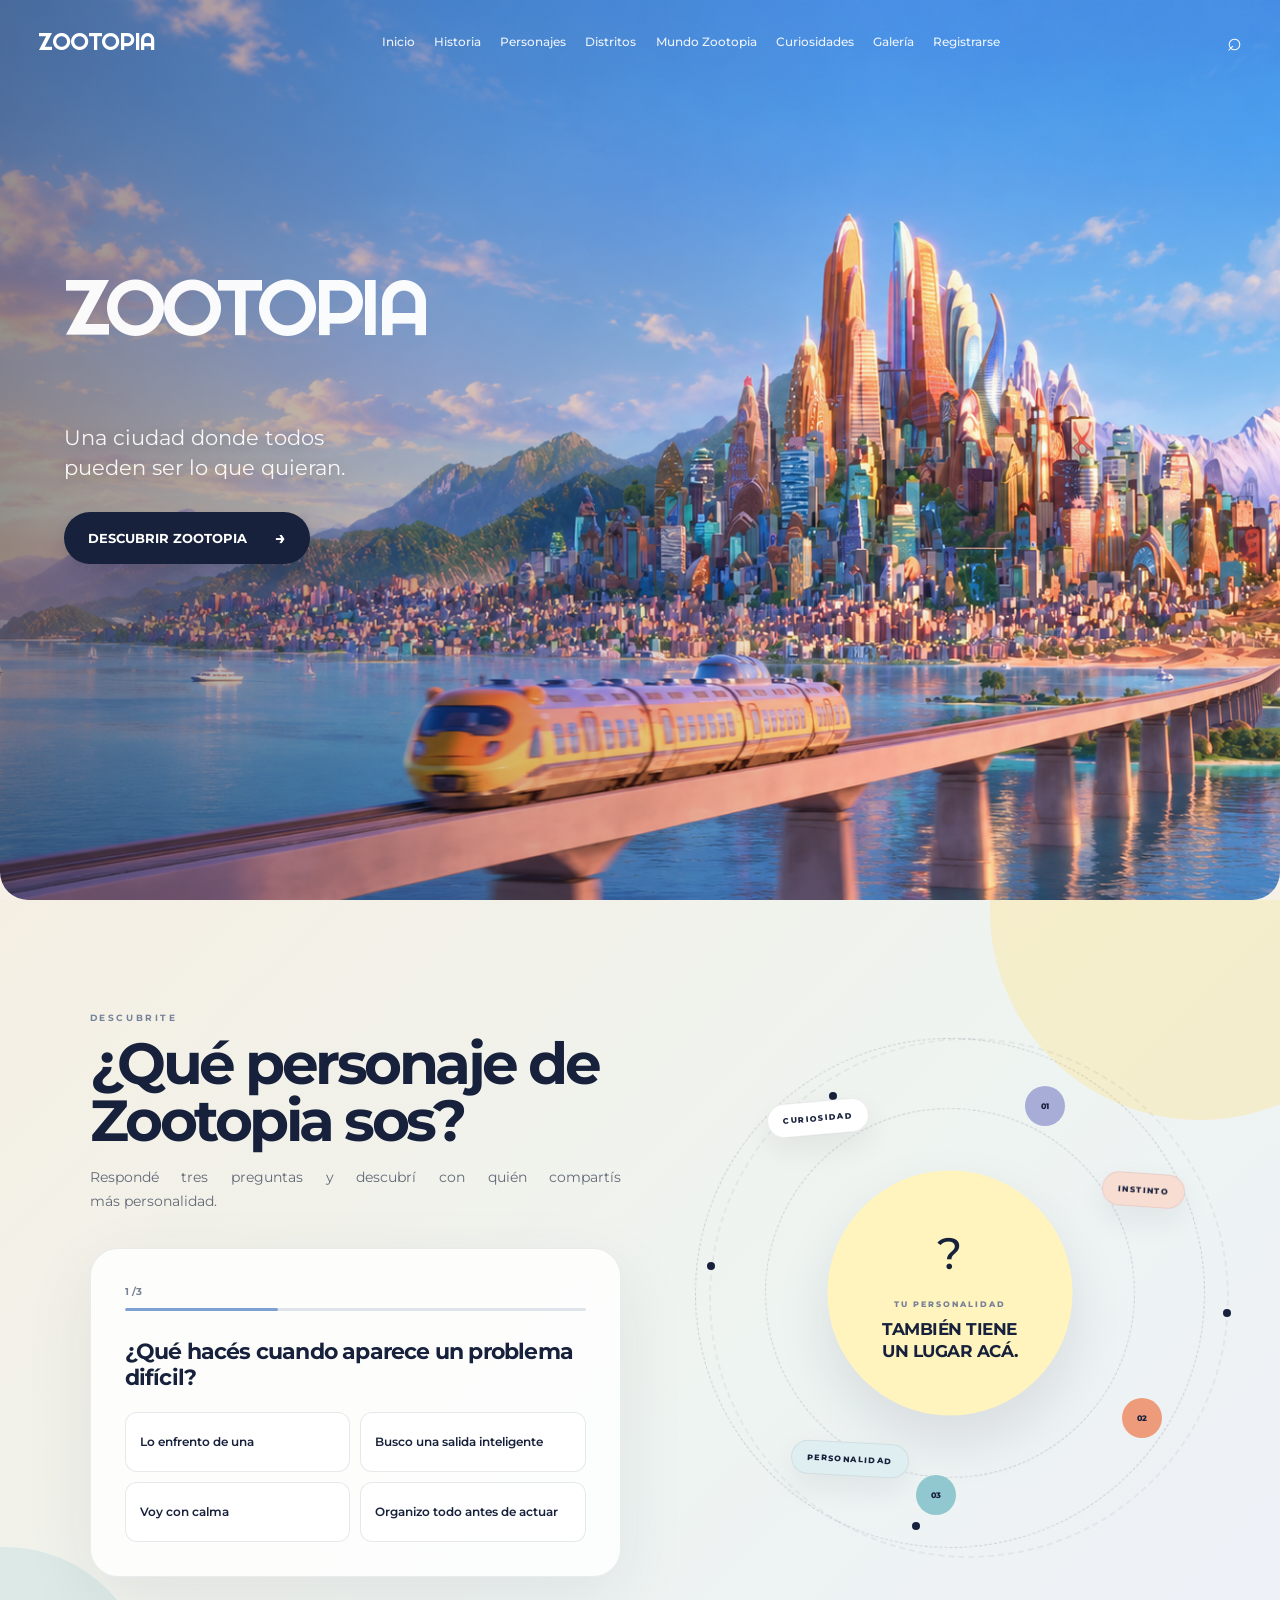
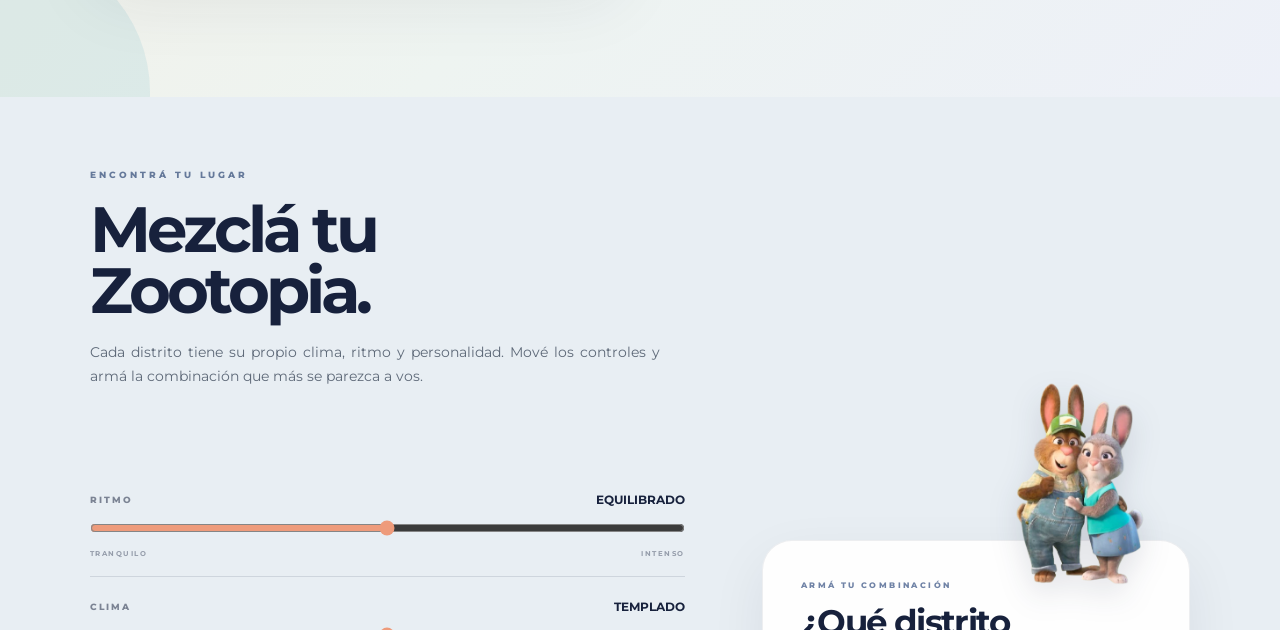
<file: index.html>
<!DOCTYPE html>
<html lang="es">

<head>

    <meta charset="UTF-8">

    <meta
        name="viewport"
        content="width=device-width, initial-scale=1.0"
    >

    <title>Zootopia</title>

    <meta
        http-equiv="refresh"
        content="0; url=subpaginas/inicio.html"
    >

</head>

<body>

    <p>
        Redirigiendo a Zootopia...
    </p>

    <a href="subpaginas/inicio.html">
        Entrar al sitio
    </a>

</body>

</html>
</file>
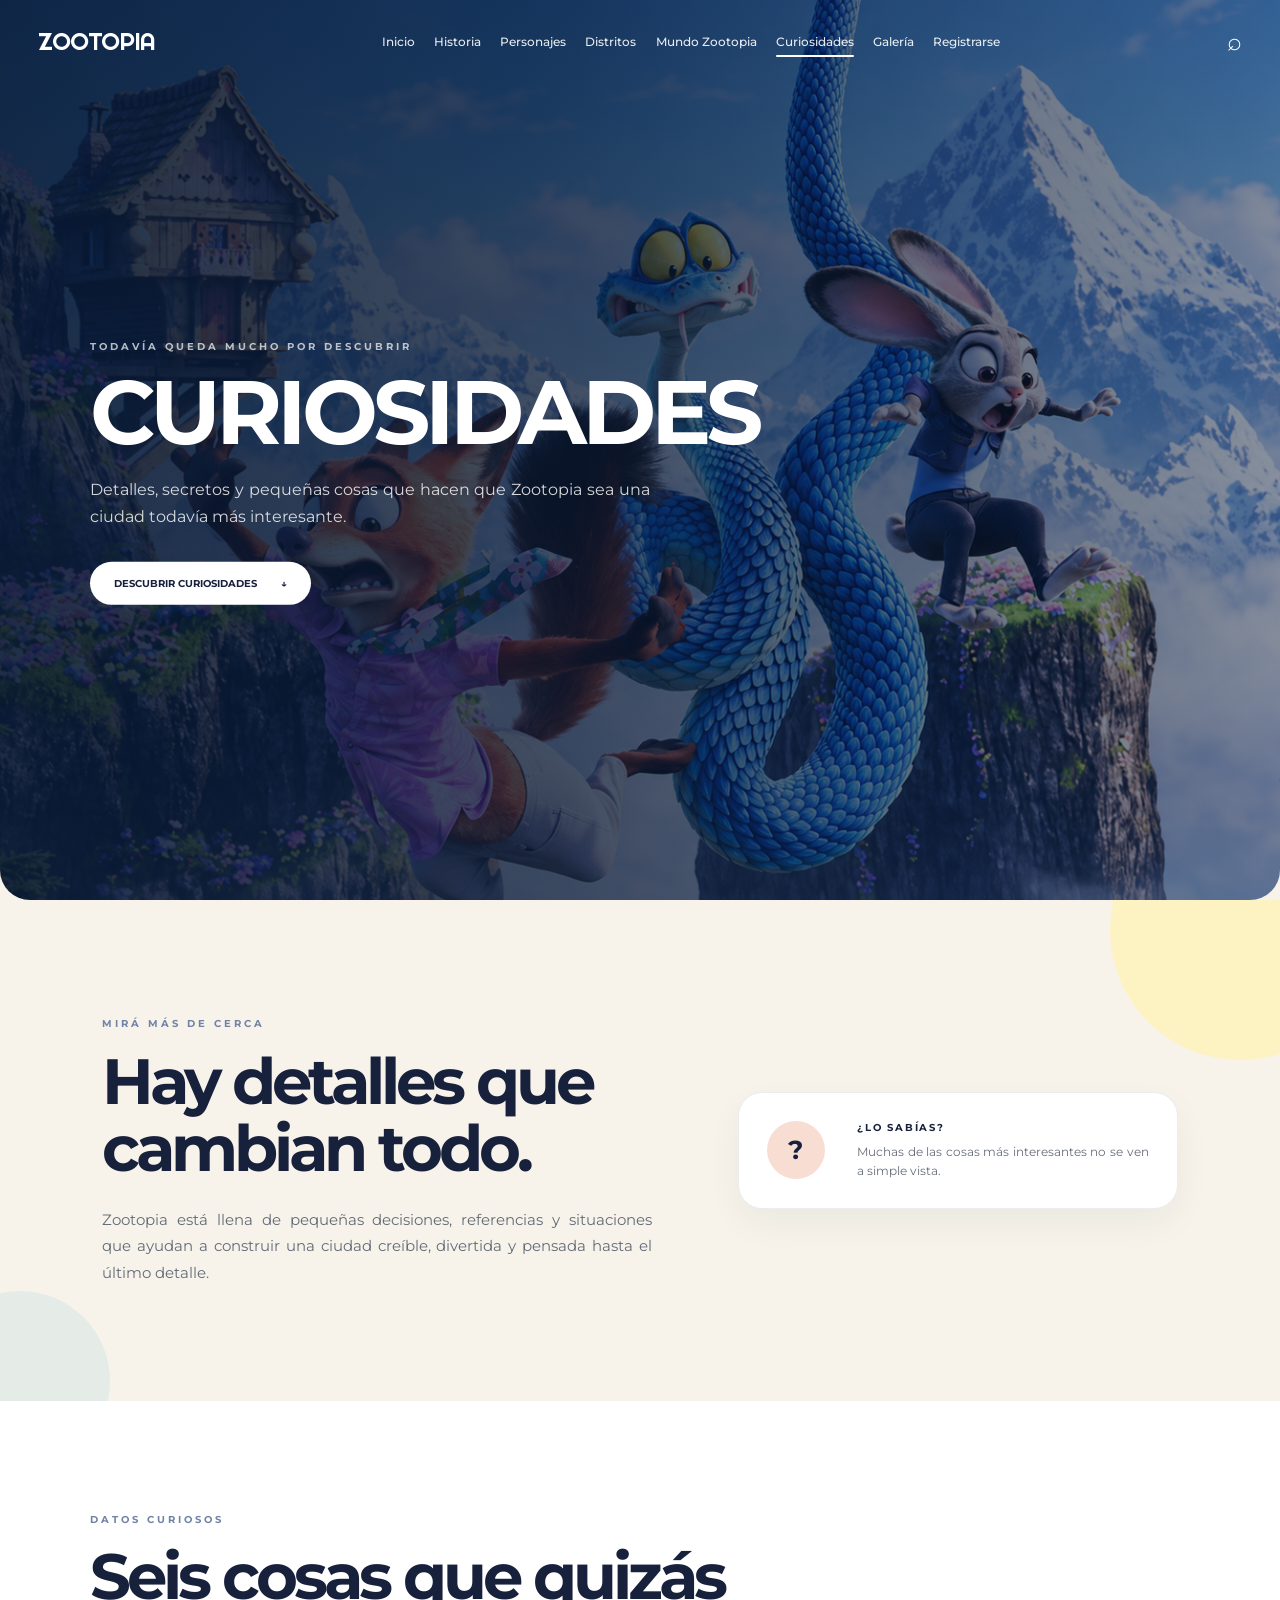
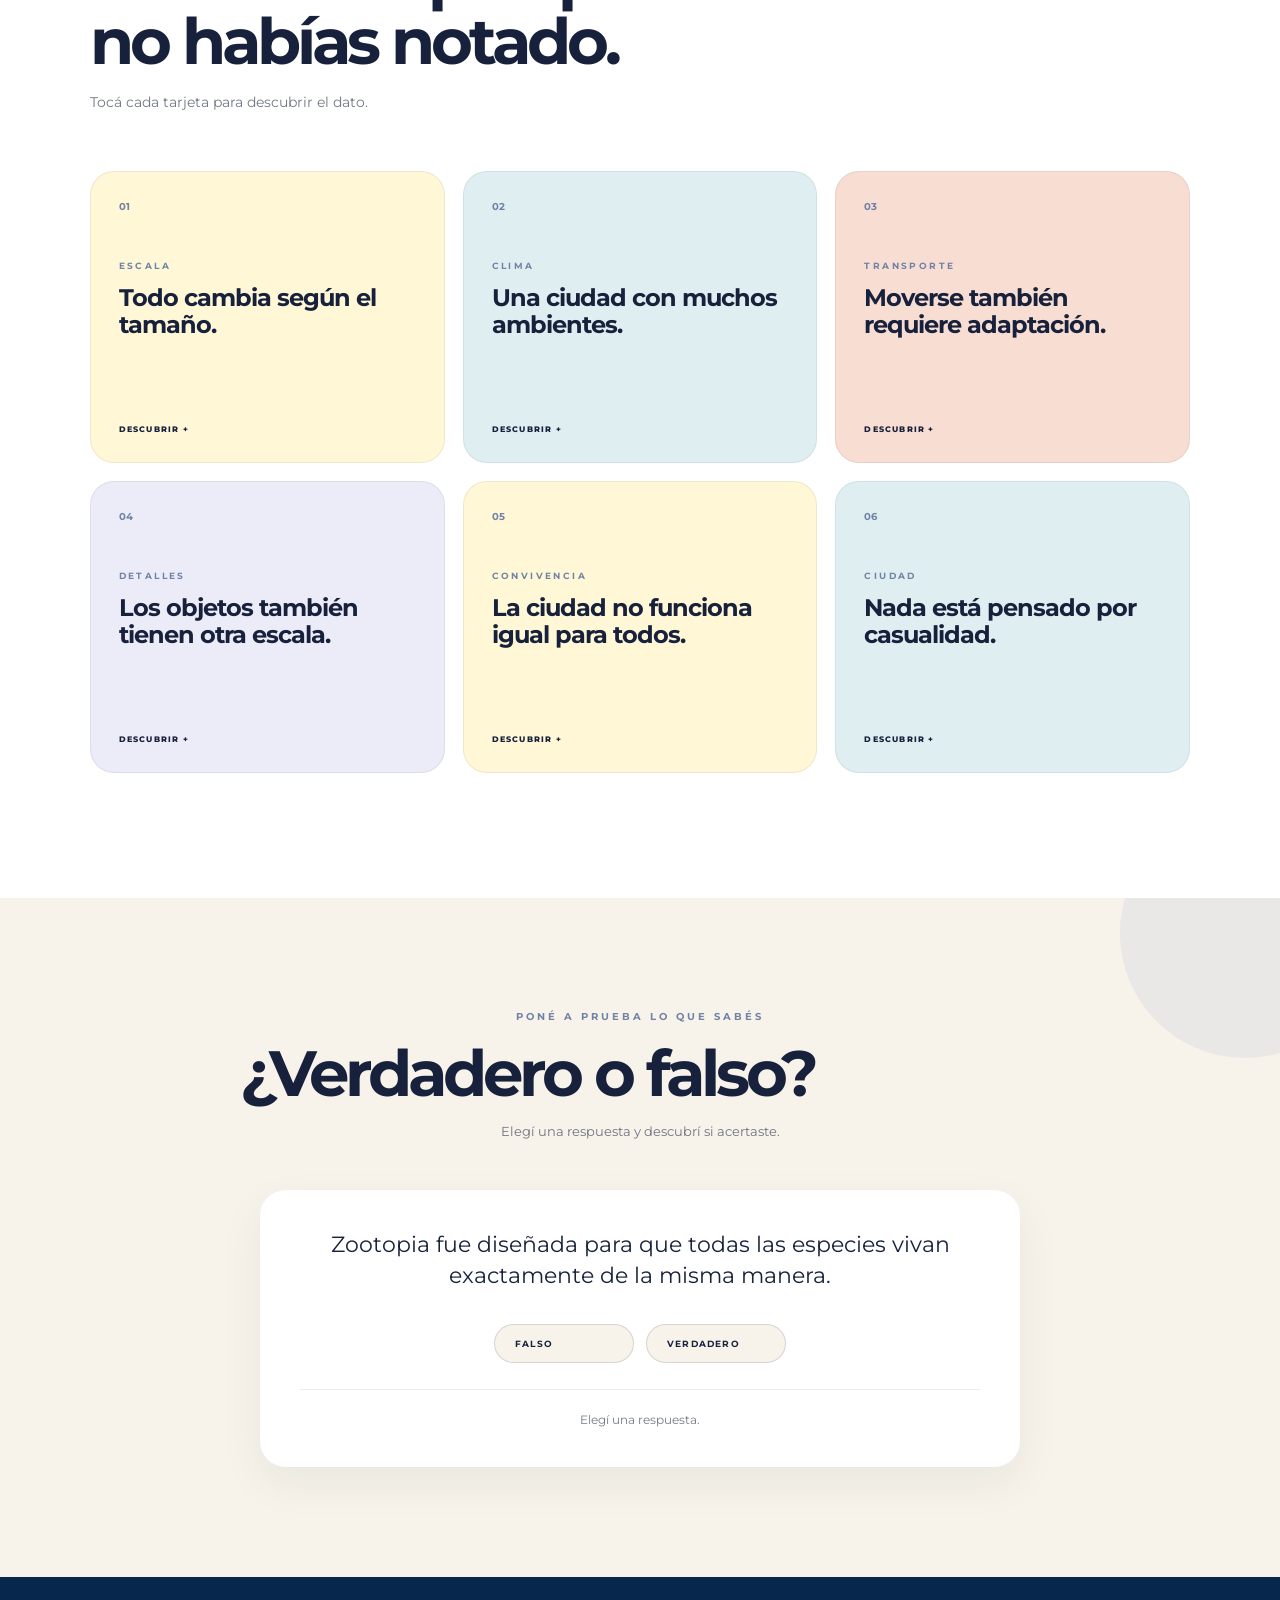
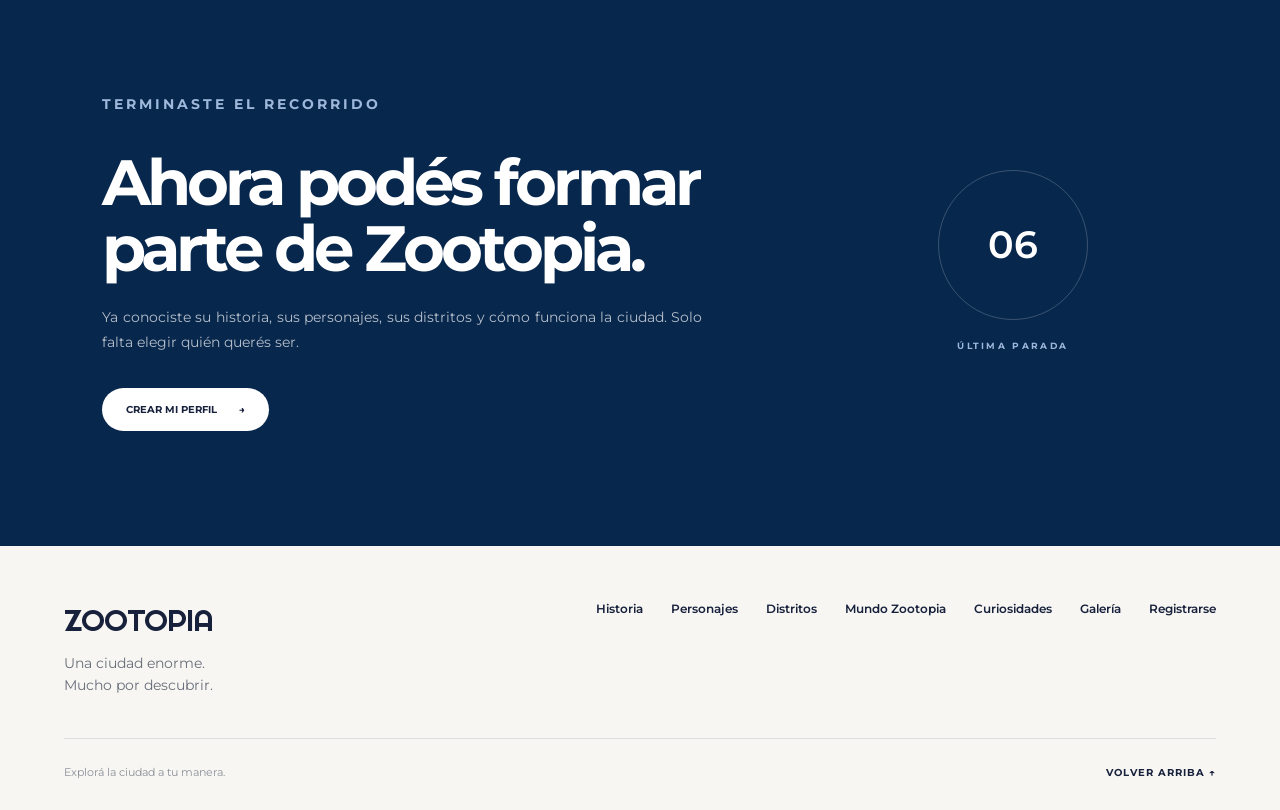
<file: curiosidades.html>
<!DOCTYPE html>
<html lang="es">

<head>

    <meta charset="UTF-8">
    <meta name="viewport" content="width=device-width, initial-scale=1.0">

    <title>Zootopia | Curiosidades</title>

    <link rel="preconnect" href="https://fonts.googleapis.com">
    <link rel="preconnect" href="https://fonts.gstatic.com" crossorigin>

    <link
        href="https://fonts.googleapis.com/css2?family=Montserrat:wght@400;500;600;700;800&family=Righteous&display=swap"
        rel="stylesheet"
    >

    <link rel="stylesheet" href="../css/estilos.css">
    <link rel="stylesheet" href="../css/curiosidades.css">

</head>


<body class="pagina-curiosidades">


    <!-- =====================================================
         HERO
    ====================================================== -->

    <section class="curiosidades-hero" id="inicio-curiosidades">

        <header class="navbar curiosidades-navbar">

            <a href="inicio.html" class="logo">
                ZOOTOPIA
            </a>

            <nav>

                <a href="inicio.html">
                    Inicio
                </a>

                <a href="historia.html">
                    Historia
                </a>

                <a href="personajes.html">
                    Personajes
                </a>

                <a href="distritos.html">
                    Distritos
                </a>

                <a href="mundo.html">
                    Mundo Zootopia
                </a>

                <a href="curiosidades.html" class="nav-activo">
                    Curiosidades
                </a>

                <a href="galeria.html">
                    Galería
                </a>

                <a href="registro.html">
                    Registrarse
                </a>

            </nav>

            <div class="search">
                ⌕
            </div>

        </header>


        <div class="curiosidades-hero-contenido">

            <p class="curiosidades-mini">
                TODAVÍA QUEDA MUCHO POR DESCUBRIR
            </p>

            <h1>
                CURIOSIDADES
            </h1>

            <p class="curiosidades-bajada">
                Detalles, secretos y pequeñas cosas que hacen
                que Zootopia sea una ciudad todavía más interesante.
            </p>

            <a href="#datos-curiosos" class="curiosidades-boton">
                DESCUBRIR CURIOSIDADES
                <span>↓</span>
            </a>

        </div>

    </section>



    <!-- =====================================================
         INTRO
    ====================================================== -->

    <section class="curiosidades-intro">

        <div class="curiosidades-circulo circulo-uno"></div>
        <div class="curiosidades-circulo circulo-dos"></div>

        <div class="curiosidades-intro-contenido">

            <p class="curiosidades-seccion-mini">
                MIRÁ MÁS DE CERCA
            </p>

            <h2>
                Hay detalles que<br>
                cambian todo.
            </h2>

            <p>
                Zootopia está llena de pequeñas decisiones, referencias
                y situaciones que ayudan a construir una ciudad creíble,
                divertida y pensada hasta el último detalle.
            </p>

        </div>


        <div class="curiosidades-intro-dato">

            <span>
                ?
            </span>

            <div>

                <strong>
                    ¿LO SABÍAS?
                </strong>

                <p>
                    Muchas de las cosas más interesantes no se ven
                    a simple vista.
                </p>

            </div>

        </div>

    </section>



    <!-- =====================================================
         CURIOSIDADES
    ====================================================== -->

    <section class="curiosidades-grid-seccion" id="datos-curiosos">

        <div class="curiosidades-grid-encabezado">

            <p class="curiosidades-seccion-mini">
                DATOS CURIOSOS
            </p>

            <h2>
                Seis cosas que quizás<br>
                no habías notado.
            </h2>

            <span>
                Tocá cada tarjeta para descubrir el dato.
            </span>

        </div>


        <div class="curiosidades-grid">


            <!-- 01 -->

            <article class="curiosidad-card curiosidad-amarilla">

                <button
                    type="button"
                    class="curiosidad-frente"
                >

                    <span class="curiosidad-numero">
                        01
                    </span>

                    <p>
                        ESCALA
                    </p>

                    <h3>
                        Todo cambia según el tamaño.
                    </h3>

                    <span class="curiosidad-ver">
                        DESCUBRIR +
                    </span>

                </button>


                <div class="curiosidad-respuesta">

                    <p>
                        La ciudad está pensada para animales muy pequeños
                        y otros enormes, por eso puertas, vehículos y espacios
                        cambian de escala.
                    </p>

                </div>

            </article>



            <!-- 02 -->

            <article class="curiosidad-card curiosidad-celeste">

                <button
                    type="button"
                    class="curiosidad-frente"
                >

                    <span class="curiosidad-numero">
                        02
                    </span>

                    <p>
                        CLIMA
                    </p>

                    <h3>
                        Una ciudad con muchos ambientes.
                    </h3>

                    <span class="curiosidad-ver">
                        DESCUBRIR +
                    </span>

                </button>


                <div class="curiosidad-respuesta">

                    <p>
                        Zootopia reúne zonas con temperaturas completamente
                        distintas, desde desiertos hasta lugares cubiertos de nieve.
                    </p>

                </div>

            </article>



            <!-- 03 -->

            <article class="curiosidad-card curiosidad-coral">

                <button
                    type="button"
                    class="curiosidad-frente"
                >

                    <span class="curiosidad-numero">
                        03
                    </span>

                    <p>
                        TRANSPORTE
                    </p>

                    <h3>
                        Moverse también requiere adaptación.
                    </h3>

                    <span class="curiosidad-ver">
                        DESCUBRIR +
                    </span>

                </button>


                <div class="curiosidad-respuesta">

                    <p>
                        Los sistemas de transporte necesitan funcionar para
                        pasajeros con proporciones y necesidades muy diferentes.
                    </p>

                </div>

            </article>



            <!-- 04 -->

            <article class="curiosidad-card curiosidad-violeta">

                <button
                    type="button"
                    class="curiosidad-frente"
                >

                    <span class="curiosidad-numero">
                        04
                    </span>

                    <p>
                        DETALLES
                    </p>

                    <h3>
                        Los objetos también tienen otra escala.
                    </h3>

                    <span class="curiosidad-ver">
                        DESCUBRIR +
                    </span>

                </button>


                <div class="curiosidad-respuesta">

                    <p>
                        Desde carteles hasta mobiliario urbano, muchos objetos
                        están diseñados para convivir con especies muy distintas.
                    </p>

                </div>

            </article>



            <!-- 05 -->

            <article class="curiosidad-card curiosidad-amarilla">

                <button
                    type="button"
                    class="curiosidad-frente"
                >

                    <span class="curiosidad-numero">
                        05
                    </span>

                    <p>
                        CONVIVENCIA
                    </p>

                    <h3>
                        La ciudad no funciona igual para todos.
                    </h3>

                    <span class="curiosidad-ver">
                        DESCUBRIR +
                    </span>

                </button>


                <div class="curiosidad-respuesta">

                    <p>
                        La convivencia implica pensar espacios, servicios
                        y recorridos que puedan ser utilizados de distintas maneras.
                    </p>

                </div>

            </article>



            <!-- 06 -->

            <article class="curiosidad-card curiosidad-celeste">

                <button
                    type="button"
                    class="curiosidad-frente"
                >

                    <span class="curiosidad-numero">
                        06
                    </span>

                    <p>
                        CIUDAD
                    </p>

                    <h3>
                        Nada está pensado por casualidad.
                    </h3>

                    <span class="curiosidad-ver">
                        DESCUBRIR +
                    </span>

                </button>


                <div class="curiosidad-respuesta">

                    <p>
                        La identidad de cada zona ayuda a que la ciudad se sienta
                        diversa, pero al mismo tiempo parte de un mismo mundo.
                    </p>

                </div>

            </article>


        </div>

    </section>



    <!-- =====================================================
         VERDADERO O FALSO
    ====================================================== -->

    <section class="curiosidades-juego">

        <div class="curiosidades-juego-circulo"></div>

        <div class="curiosidades-juego-encabezado">

            <p class="curiosidades-seccion-mini">
                PONÉ A PRUEBA LO QUE SABÉS
            </p>

            <h2>
                ¿Verdadero o falso?
            </h2>

            <span>
                Elegí una respuesta y descubrí si acertaste.
            </span>

        </div>


        <div class="curiosidades-pregunta">

            <p>
                Zootopia fue diseñada para que todas las especies
                vivan exactamente de la misma manera.
            </p>


            <div class="curiosidades-respuestas">

                <button
                    type="button"
                    data-respuesta="falso"
                >
                    FALSO
                </button>

                <button
                    type="button"
                    data-respuesta="verdadero"
                >
                    VERDADERO
                </button>

            </div>


            <div class="curiosidades-feedback" id="curiosidadesFeedback">

                Elegí una respuesta.

            </div>

        </div>

    </section>


    <section class="curiosidades-registro">

        <div class="curiosidades-registro-contenido">

            <p class="curiosidades-seccion-mini">
                TERMINASTE EL RECORRIDO
            </p>

            <h2>
                Ahora podés formar<br>
                parte de Zootopia.
            </h2>

            <p>
                Ya conociste su historia, sus personajes, sus distritos
                y cómo funciona la ciudad. Solo falta elegir quién querés ser.
            </p>

            <a href="registro.html">
                CREAR MI PERFIL
                <span>→</span>
            </a>

        </div>


        <div class="curiosidades-registro-numero">

            <span>
                06
            </span>

            <p>
                ÚLTIMA PARADA
            </p>

        </div>

    </section>


    <!-- =====================================================
         FOOTER
    ====================================================== -->

    <footer class="footer">

        <div class="footer-superior">

            <div class="footer-marca">

                <div class="footer-logo">
                    ZOOTOPIA
                </div>

                <p>
                    Una ciudad enorme.<br>
                    Mucho por descubrir.
                </p>

            </div>


            <div class="footer-links">

                <a href="historia.html">
                    Historia
                </a>

                <a href="personajes.html">
                    Personajes
                </a>

                <a href="distritos.html">
                    Distritos
                </a>

                <a href="mundo.html">
                    Mundo Zootopia
                </a>

                <a href="curiosidades.html">
                    Curiosidades
                </a>

                <a href="galeria.html">
                    Galería
                </a>

                <a href="registro.html">
                    Registrarse
                </a>

            </div>

        </div>


        <div class="footer-linea"></div>


        <div class="footer-inferior">

            <p>
                Explorá la ciudad a tu manera.
            </p>

            <a
                href="#inicio-curiosidades"
                class="footer-arriba"
            >
                VOLVER ARRIBA ↑
            </a>

        </div>

    </footer>


    <script src="../js/curiosidades.js"></script>

</body>

</html>
</file>
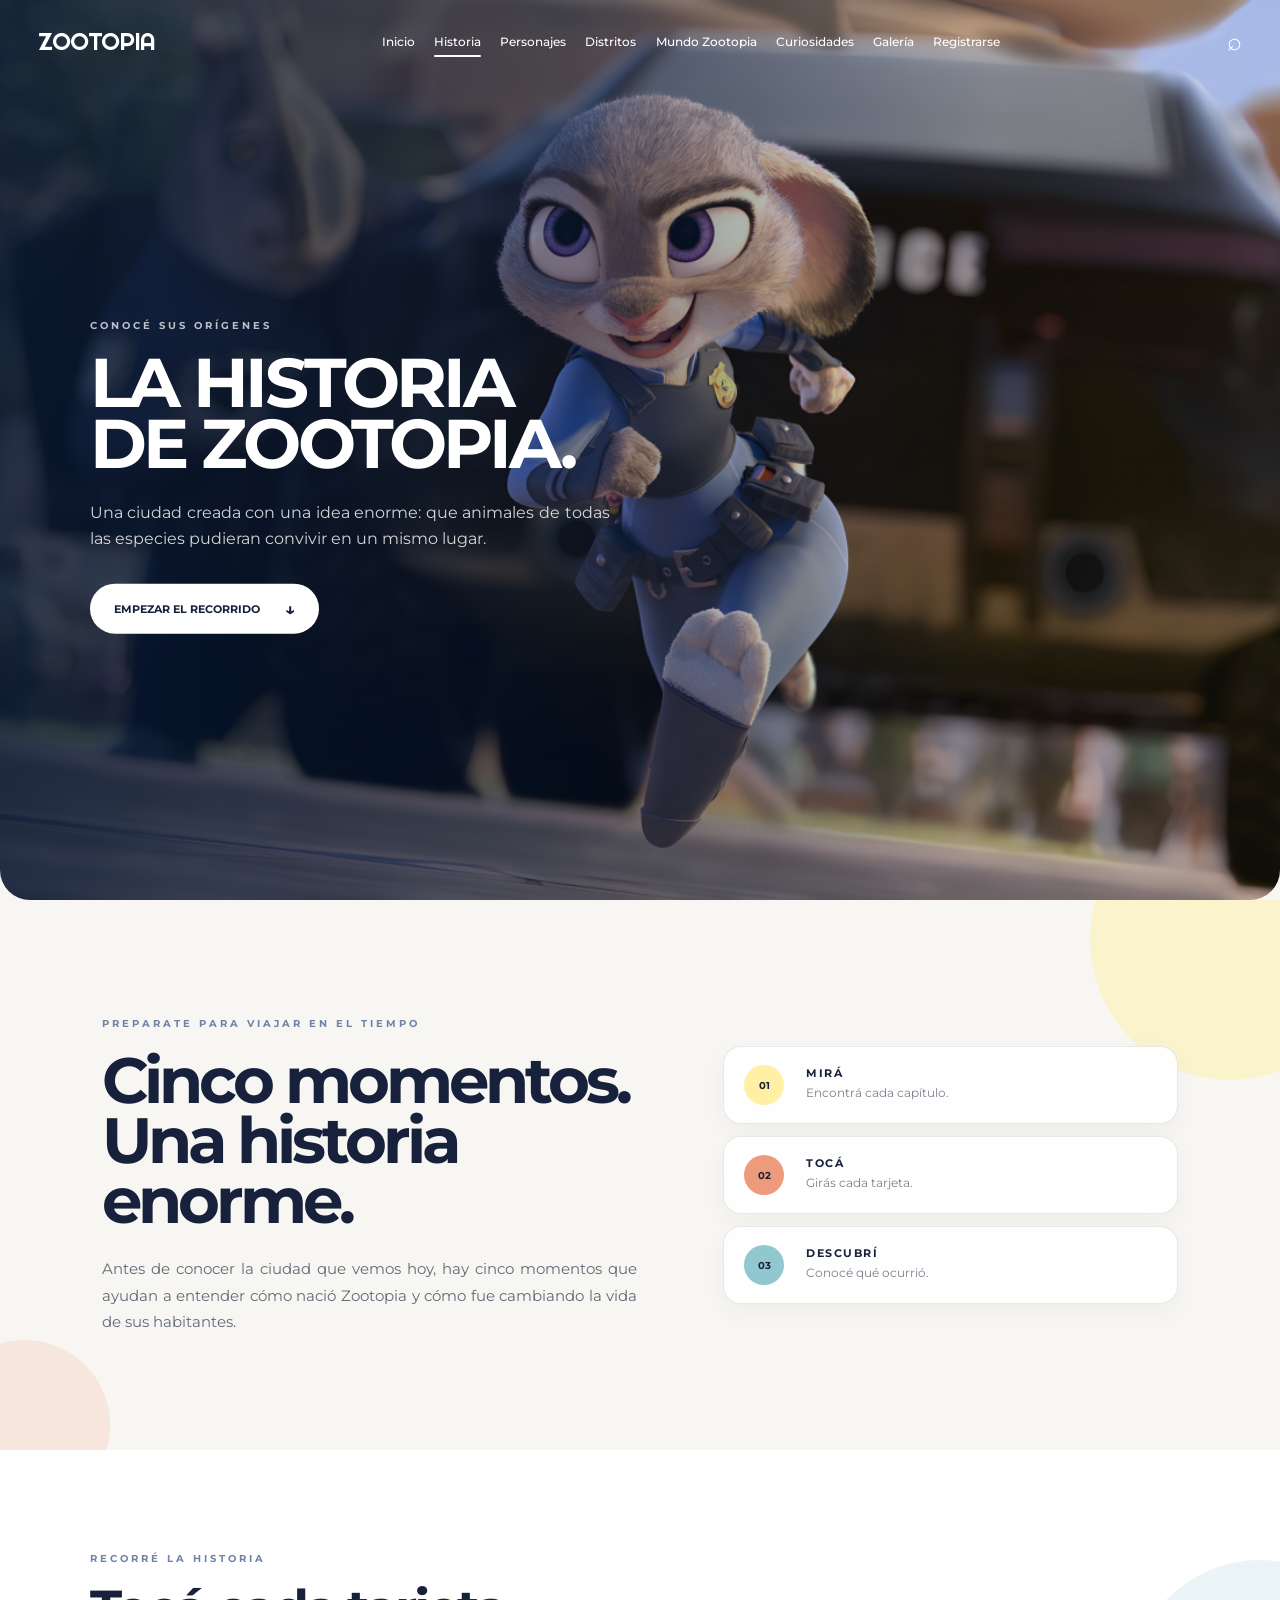
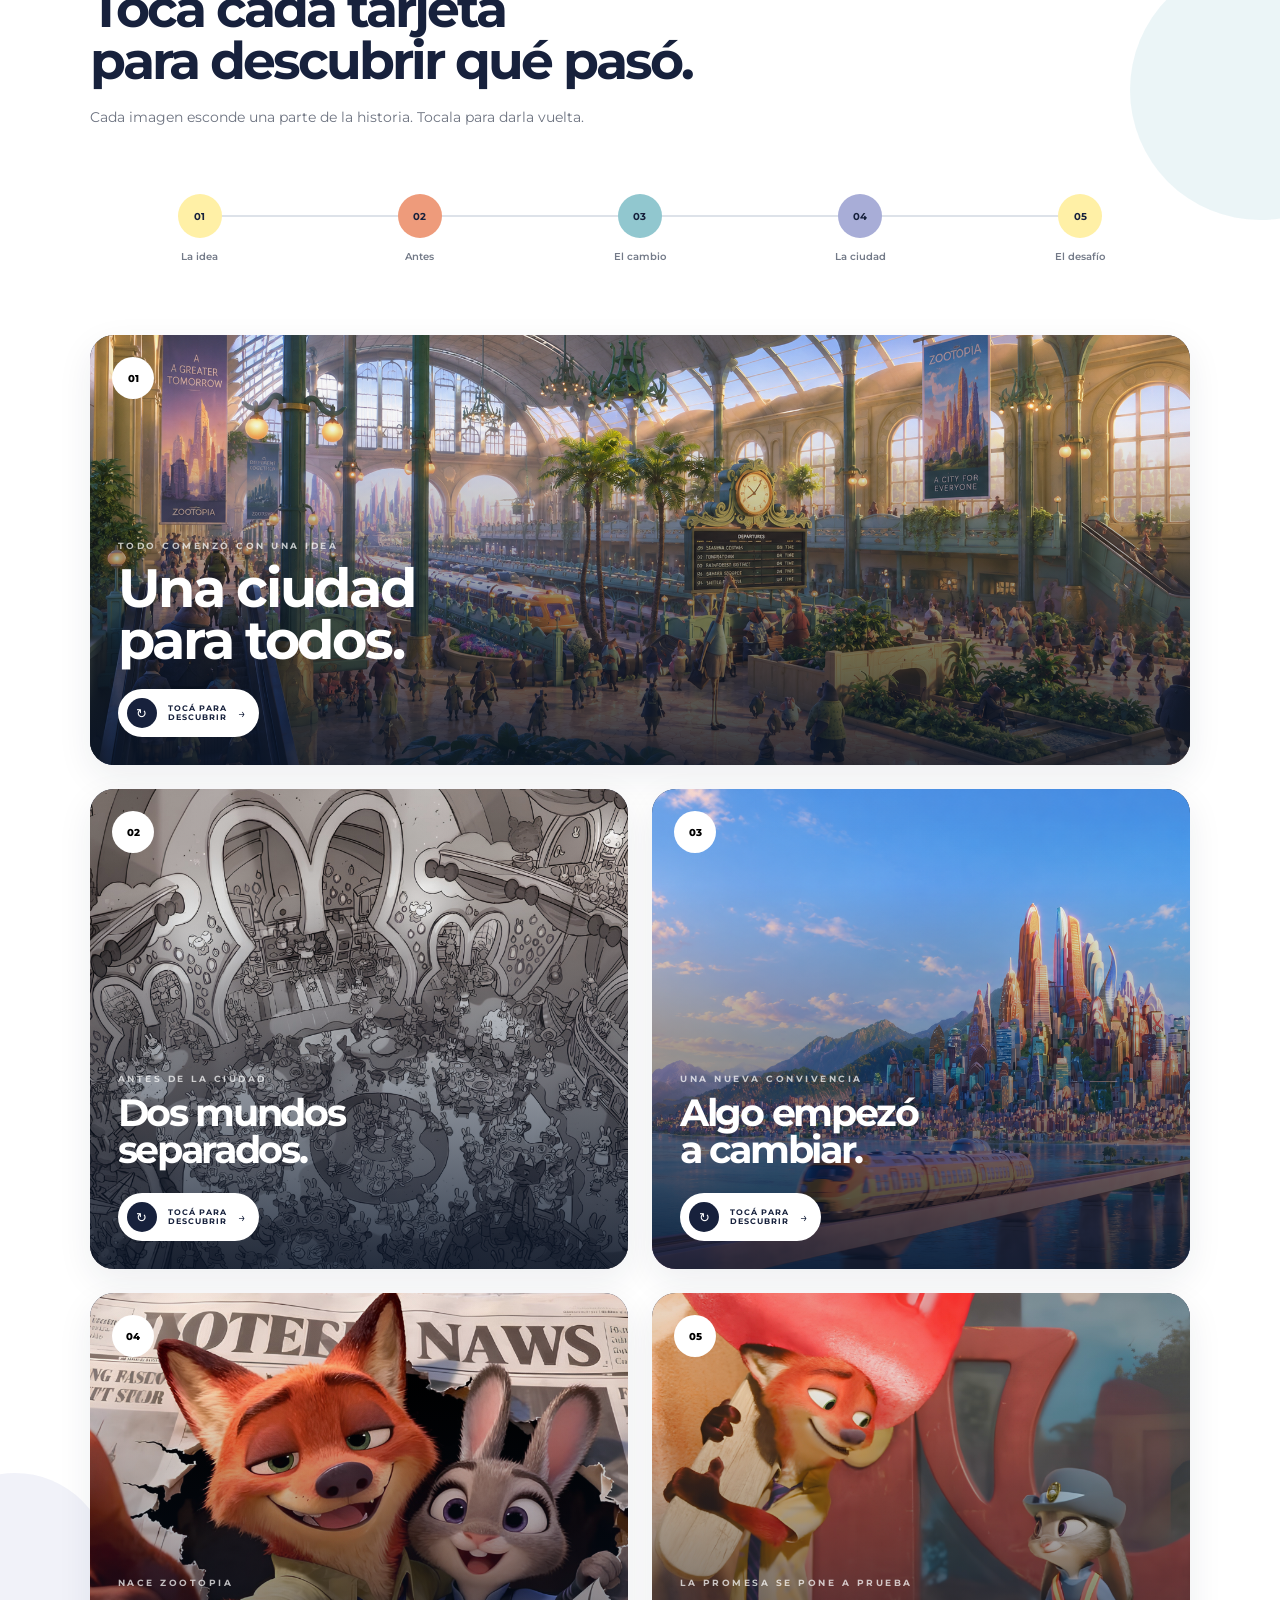
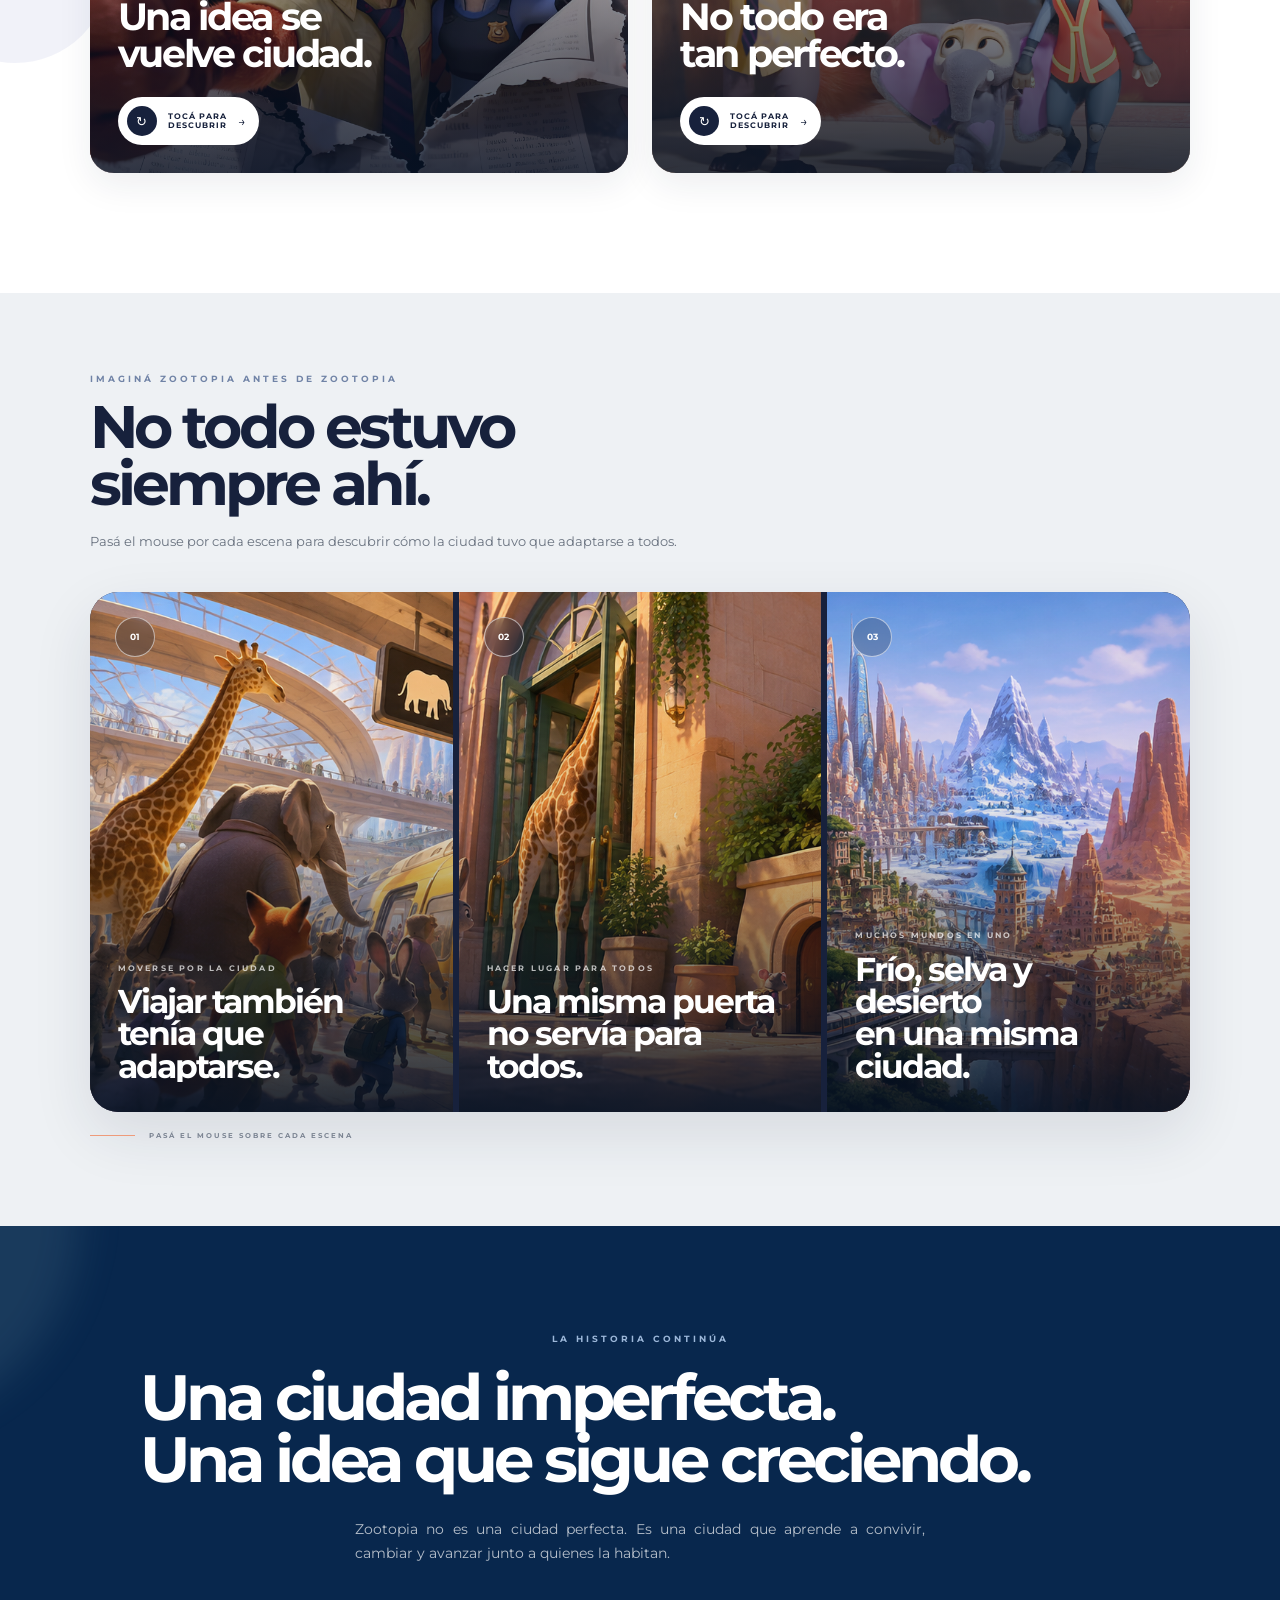
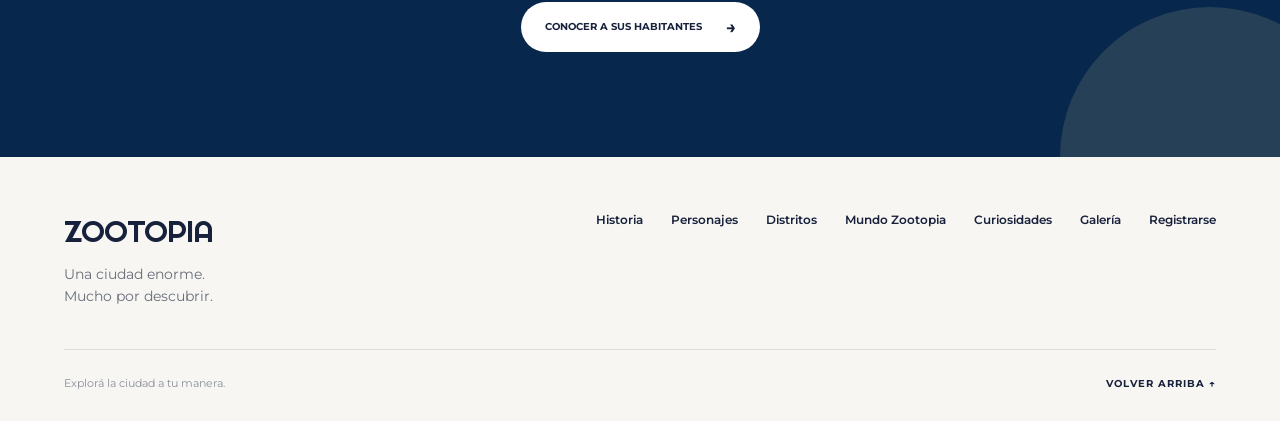
<file: historia.html>
<!DOCTYPE html>
<html lang="es">

<head>
    <meta charset="UTF-8">
    <meta name="viewport" content="width=device-width, initial-scale=1.0">

    <title>Zootopia | Historia</title>

    <!-- GOOGLE FONTS -->
    <link rel="preconnect" href="https://fonts.googleapis.com">
    <link rel="preconnect" href="https://fonts.gstatic.com" crossorigin>
    <link href="https://fonts.googleapis.com/css2?family=Montserrat:wght@400;500;600;700;800&family=Righteous&display=swap" rel="stylesheet">

    <!-- CSS -->
    <link rel="stylesheet" href="../css/estilos.css">
    <link rel="stylesheet" href="../css/historia.css?v=61">
</head>

<body class="pagina-historia">

    <!-- =====================================================
         HERO
    ====================================================== -->

    <section class="historia-hero" id="inicio-historia">

        <header class="navbar historia-navbar">

            <a href="inicio.html" class="logo">
                ZOOTOPIA
            </a>

            <nav>
                <a href="inicio.html">Inicio</a>
                <a href="historia.html" class="nav-activo">Historia</a>
                <a href="personajes.html">Personajes</a>
                <a href="distritos.html">Distritos</a>
                <a href="mundo.html">Mundo Zootopia</a>
                <a href="curiosidades.html">Curiosidades</a>
                <a href="galeria.html">Galería</a>
                <a href="registro.html">Registrarse</a>
            </nav>

            <div class="search">
                ⌕
            </div>

        </header>

        <div class="historia-hero-contenido">

            <p class="historia-mini">
                CONOCÉ SUS ORÍGENES
            </p>

            <h1>
                LA HISTORIA<br>
                DE ZOOTOPIA.
            </h1>

            <p class="historia-hero-texto">
                Una ciudad creada con una idea enorme:
                que animales de todas las especies pudieran
                convivir en un mismo lugar.
            </p>

            <a href="#comienzo" class="historia-boton">
                EMPEZAR EL RECORRIDO
                <span>↓</span>
            </a>

        </div>

    </section>


    <!-- =====================================================
         INTRODUCCIÓN
    ====================================================== -->

    <section class="historia-presentacion" id="comienzo">

        <div class="historia-decoracion historia-decoracion-uno"></div>
        <div class="historia-decoracion historia-decoracion-dos"></div>

        <div class="historia-presentacion-contenido">

            <p class="presentacion-mini">
                PREPARATE PARA VIAJAR EN EL TIEMPO
            </p>

            <h2>
                Cinco momentos.<br>
                Una historia enorme.
            </h2>

            <p class="presentacion-texto">
                Antes de conocer la ciudad que vemos hoy,
                hay cinco momentos que ayudan a entender
                cómo nació Zootopia y cómo fue cambiando
                la vida de sus habitantes.
            </p>

        </div>

        <div class="historia-como-jugar">

            <div class="como-jugar-item">
                <span>01</span>
                <div>
                    <strong>MIRÁ</strong>
                    <p>Encontrá cada capítulo.</p>
                </div>
            </div>

            <div class="como-jugar-item">
                <span>02</span>
                <div>
                    <strong>TOCÁ</strong>
                    <p>Girás cada tarjeta.</p>
                </div>
            </div>

            <div class="como-jugar-item">
                <span>03</span>
                <div>
                    <strong>DESCUBRÍ</strong>
                    <p>Conocé qué ocurrió.</p>
                </div>
            </div>

        </div>

    </section>


    <!-- =====================================================
         CAPÍTULOS
    ====================================================== -->

    <section class="historia-capitulos">

        <div class="capitulos-encabezado">

            <p class="capitulos-mini">
                RECORRÉ LA HISTORIA
            </p>

            <h2>
                Tocá cada tarjeta<br>
                para descubrir qué pasó.
            </h2>

            <p class="capitulos-bajada">
                Cada imagen esconde una parte de la historia.
                Tocala para darla vuelta.
            </p>

        </div>


        <!-- RUTA -->

        <div class="ruta-historia">

            <div class="ruta-linea"></div>

            <div class="ruta-punto">
                <span>01</span>
                <p>La idea</p>
            </div>

            <div class="ruta-punto">
                <span>02</span>
                <p>Antes</p>
            </div>

            <div class="ruta-punto">
                <span>03</span>
                <p>El cambio</p>
            </div>

            <div class="ruta-punto">
                <span>04</span>
                <p>La ciudad</p>
            </div>

            <div class="ruta-punto">
                <span>05</span>
                <p>El desafío</p>
            </div>

        </div>


        <!-- =================================================
             TARJETAS
        ================================================== -->

        <div class="historia-cards-grid">

            <!-- 01 -->

            <article class="story-card story-card-destacada story-card-amarilla">

                <div class="story-card-inner">

                    <button class="story-face story-front" type="button">

                        <img
                            src="../imagenes/explorar-ciudad.png"
                            alt="La idea de una ciudad para todos"
                        >

                        <div class="story-overlay"></div>

                        <div class="story-numero">
                            01
                        </div>

                        <div class="story-front-contenido">

                            <p>
                                TODO COMENZÓ CON UNA IDEA
                            </p>

                            <h3>
                                Una ciudad<br>
                                para todos.
                            </h3>

                            <div class="story-descubrir">

                                <span class="story-icono">↻</span>

                                <strong>
                                    TOCÁ PARA<br>
                                    DESCUBRIR
                                </strong>

                                <span class="story-flecha">→</span>

                            </div>

                        </div>

                    </button>

                    <div class="story-face story-back">

                        <span class="story-back-numero">
                            01
                        </span>

                        <p class="story-back-mini">
                            TODO COMENZÓ CON UNA IDEA
                        </p>

                        <h3>
                            ¿Y si todos pudieran
                            vivir en el mismo lugar?
                        </h3>

                        <p>
                            Zootopia fue pensada como una gran metrópolis
                            donde animales de diferentes especies, tamaños
                            y formas de vida pudieran convivir.
                        </p>

                        <p>
                            Pero llegar a esa convivencia no fue algo inmediato.
                            La ciudad fue el resultado de un cambio mucho mayor.
                        </p>

                        <button class="story-volver" type="button">
                            <span>↻</span>
                            VOLVER A LA IMAGEN
                        </button>

                    </div>

                </div>

            </article>


            <!-- 02 -->

            <article class="story-card story-card-coral">

                <div class="story-card-inner">

                    <button class="story-face story-front" type="button">

                        <img
                            src="../imagenes/antes - zootopia .png"
                            alt="El mundo antes de Zootopia"
                        >

                        <div class="story-overlay"></div>

                        <div class="story-numero">
                            02
                        </div>

                        <div class="story-front-contenido">

                            <p>
                                ANTES DE LA CIUDAD
                            </p>

                            <h3>
                                Dos mundos<br>
                                separados.
                            </h3>

                            <div class="story-descubrir">

                                <span class="story-icono">↻</span>

                                <strong>
                                    TOCÁ PARA<br>
                                    DESCUBRIR
                                </strong>

                                <span class="story-flecha">→</span>

                            </div>

                        </div>

                    </button>

                    <div class="story-face story-back">

                        <span class="story-back-numero">
                            02
                        </span>

                        <p class="story-back-mini">
                            DOS MUNDOS SEPARADOS
                        </p>

                        <h3>
                            Antes de convivir,
                            todo era diferente.
                        </h3>

                        <p>
                            En el pasado, la relación entre depredadores
                            y presas estaba marcada por el instinto
                            y la supervivencia.
                        </p>

                        <p>
                            La posibilidad de convivir parecía muy lejana.
                        </p>

                        <button class="story-volver" type="button">
                            <span>↻</span>
                            VOLVER A LA IMAGEN
                        </button>

                    </div>

                </div>

            </article>


            <!-- 03 -->

            <article class="story-card story-card-celeste">

                <div class="story-card-inner">

                    <button class="story-face story-front" type="button">

                        <img
                            src="../imagenes/ciudad-zootopia.png"
                            alt="Una nueva convivencia"
                        >

                        <div class="story-overlay"></div>

                        <div class="story-numero">
                            03
                        </div>

                        <div class="story-front-contenido">

                            <p>
                                UNA NUEVA CONVIVENCIA
                            </p>

                            <h3>
                                Algo empezó<br>
                                a cambiar.
                            </h3>

                            <div class="story-descubrir">

                                <span class="story-icono">↻</span>

                                <strong>
                                    TOCÁ PARA<br>
                                    DESCUBRIR
                                </strong>

                                <span class="story-flecha">→</span>

                            </div>

                        </div>

                    </button>

                    <div class="story-face story-back">

                        <span class="story-back-numero">
                            03
                        </span>

                        <p class="story-back-mini">
                            UNA NUEVA CONVIVENCIA
                        </p>

                        <h3>
                            Vivir juntos
                            se volvió posible.
                        </h3>

                        <p>
                            Con el paso del tiempo, las especies comenzaron
                            a dejar atrás aquella forma de vida.
                        </p>

                        <p>
                            Apareció una nueva posibilidad:
                            compartir un mismo mundo.
                        </p>

                        <button class="story-volver" type="button">
                            <span>↻</span>
                            VOLVER A LA IMAGEN
                        </button>

                    </div>

                </div>

            </article>


            <!-- 04 -->

            <article class="story-card story-card-violeta">

                <div class="story-card-inner">

                    <button class="story-face story-front" type="button">

                        <img
                            src="../imagenes/nace - zootopia .png"
                            alt="La ciudad de Zootopia"
                        >

                        <div class="story-overlay"></div>

                        <div class="story-numero">
                            04
                        </div>

                        <div class="story-front-contenido">

                            <p>
                                NACE ZOOTOPIA
                            </p>

                            <h3>
                                Una idea se<br>
                                vuelve ciudad.
                            </h3>

                            <div class="story-descubrir">

                                <span class="story-icono">↻</span>

                                <strong>
                                    TOCÁ PARA<br>
                                    DESCUBRIR
                                </strong>

                                <span class="story-flecha">→</span>

                            </div>

                        </div>

                    </button>

                    <div class="story-face story-back">

                        <span class="story-back-numero">
                            04
                        </span>

                        <p class="story-back-mini">
                            NACE ZOOTOPIA
                        </p>

                        <h3>
                            Una ciudad
                            pensada para todos.
                        </h3>

                        <p>
                            Zootopia se convirtió en el símbolo
                            de una nueva convivencia entre especies
                            completamente diferentes.
                        </p>

                        <p>
                            Su promesa era enorme:
                            cualquiera podía ser lo que quisiera.
                        </p>

                        <button class="story-volver" type="button">
                            <span>↻</span>
                            VOLVER A LA IMAGEN
                        </button>

                    </div>

                </div>

            </article>


            <!-- 05 -->

            <article class="story-card story-card-amarilla">

                <div class="story-card-inner">

                    <button class="story-face story-front" type="button">

                        <img
                            src="../imagenes/promesa - zootopia .png"
                            alt="Habitantes de Zootopia"
                        >

                        <div class="story-overlay"></div>

                        <div class="story-numero">
                            05
                        </div>

                        <div class="story-front-contenido">

                            <p>
                                LA PROMESA SE PONE A PRUEBA
                            </p>

                            <h3>
                                No todo era<br>
                                tan perfecto.
                            </h3>

                            <div class="story-descubrir">

                                <span class="story-icono">↻</span>

                                <strong>
                                    TOCÁ PARA<br>
                                    DESCUBRIR
                                </strong>

                                <span class="story-flecha">→</span>

                            </div>

                        </div>

                    </button>

                    <div class="story-face story-back">

                        <span class="story-back-numero">
                            05
                        </span>

                        <p class="story-back-mini">
                            LA PROMESA SE PONE A PRUEBA
                        </p>

                        <h3>
                            La convivencia
                            todavía tenía desafíos.
                        </h3>

                        <p>
                            Cuando Judy llega a la ciudad descubre
                            que todavía existen prejuicios y diferencias
                            entre sus habitantes.
                        </p>

                        <p>
                            La historia pone a prueba aquello
                            que Zootopia promete representar.
                        </p>

                        <button class="story-volver" type="button">
                            <span>↻</span>
                            VOLVER A LA IMAGEN
                        </button>

                    </div>

                </div>

            </article>

        </div>

    </section>


    <!-- =====================================================
         SECUENCIA DE CINE
    ====================================================== -->

    <section class="secuencia-cine">

        <div class="secuencia-cine-encabezado">

            <p>
                IMAGINÁ ZOOTOPIA ANTES DE ZOOTOPIA
            </p>

            <h2>
                No todo estuvo<br>
                siempre ahí.
            </h2>

            <span>
                Pasá el mouse por cada escena para descubrir
                cómo la ciudad tuvo que adaptarse a todos.
            </span>

        </div>


        <div class="cine-fotogramas">

            <article class="cine-fotograma cine-uno" tabindex="0">

                <img
                    src="../imagenes/secuencia-zootopia.png"
                    alt="Transporte adaptado para diferentes animales"
                >

                <div class="cine-overlay"></div>

                <span class="cine-numero">
                    01
                </span>

                <div class="cine-contenido">

                    <p>
                        MOVERSE POR LA CIUDAD
                    </p>

                    <h3>
                        Viajar también<br>
                        tenía que adaptarse.
                    </h3>

                    <div class="cine-texto-expandido">

                        <span></span>

                        <p>
                            Trenes, accesos y recorridos tuvieron
                            que pensarse para animales de tamaños
                            muy distintos.
                        </p>

                    </div>

                </div>

            </article>


            <article class="cine-fotograma cine-dos" tabindex="0">

                <img
                    src="../imagenes/secuencia-zootopia.png"
                    alt="Edificios adaptados para animales de distintos tamaños"
                >

                <div class="cine-overlay"></div>

                <span class="cine-numero">
                    02
                </span>

                <div class="cine-contenido">

                    <p>
                        HACER LUGAR PARA TODOS
                    </p>

                    <h3>
                        Una misma puerta<br>
                        no servía para todos.
                    </h3>

                    <div class="cine-texto-expandido">

                        <span></span>

                        <p>
                            La ciudad necesitó pensar entradas,
                            edificios y caminos para especies
                            enormes y diminutas.
                        </p>

                    </div>

                </div>

            </article>


            <article class="cine-fotograma cine-tres" tabindex="0">

                <img
                    src="../imagenes/secuencia-zootopia.png"
                    alt="Diferentes climas y distritos de Zootopia"
                >

                <div class="cine-overlay"></div>

                <span class="cine-numero">
                    03
                </span>

                <div class="cine-contenido">

                    <p>
                        MUCHOS MUNDOS EN UNO
                    </p>

                    <h3>
                        Frío, selva y desierto<br>
                        en una misma ciudad.
                    </h3>

                    <div class="cine-texto-expandido">

                        <span></span>

                        <p>
                            Los distritos permitieron que especies
                            con necesidades muy diferentes pudieran
                            vivir dentro de la misma ciudad.
                        </p>

                    </div>

                </div>

            </article>

        </div>


        <div class="cine-pie">

            <span></span>

            <p>
                PASÁ EL MOUSE SOBRE CADA ESCENA
            </p>

        </div>

    </section>


    <!-- =====================================================
         CIERRE
    ====================================================== -->

    <section class="historia-final">

        <p class="historia-final-mini">
            LA HISTORIA CONTINÚA
        </p>

        <h2>
            Una ciudad imperfecta.<br>
            Una idea que sigue creciendo.
        </h2>

        <p class="historia-final-texto">
            Zootopia no es una ciudad perfecta.
            Es una ciudad que aprende a convivir,
            cambiar y avanzar junto a quienes la habitan.
        </p>

        <a href="personajes.html" class="historia-final-boton">
            CONOCER A SUS HABITANTES
            <span>→</span>
        </a>

    </section>


    <!-- =====================================================
         FOOTER
    ====================================================== -->

    <footer class="footer">

        <div class="footer-superior">

            <div class="footer-marca">

                <div class="footer-logo">
                    ZOOTOPIA
                </div>

                <p>
                    Una ciudad enorme.<br>
                    Mucho por descubrir.
                </p>

            </div>

            <div class="footer-links">

                <a href="historia.html">Historia</a>
                <a href="personajes.html">Personajes</a>
                <a href="distritos.html">Distritos</a>
                <a href="mundo.html">Mundo Zootopia</a>
                <a href="curiosidades.html">Curiosidades</a>
                <a href="galeria.html">Galería</a>
                <a href="registro.html">Registrarse</a>

            </div>

        </div>

        <div class="footer-linea"></div>

        <div class="footer-inferior">

            <p>
                Explorá la ciudad a tu manera.
            </p>

            <a href="#inicio-historia" class="footer-arriba">
                VOLVER ARRIBA ↑
            </a>

        </div>

    </footer>


    <!-- JAVASCRIPT ORIGINAL -->
    <script src="../js/historia.js?v=61"></script>

</body>
</html>
</file>
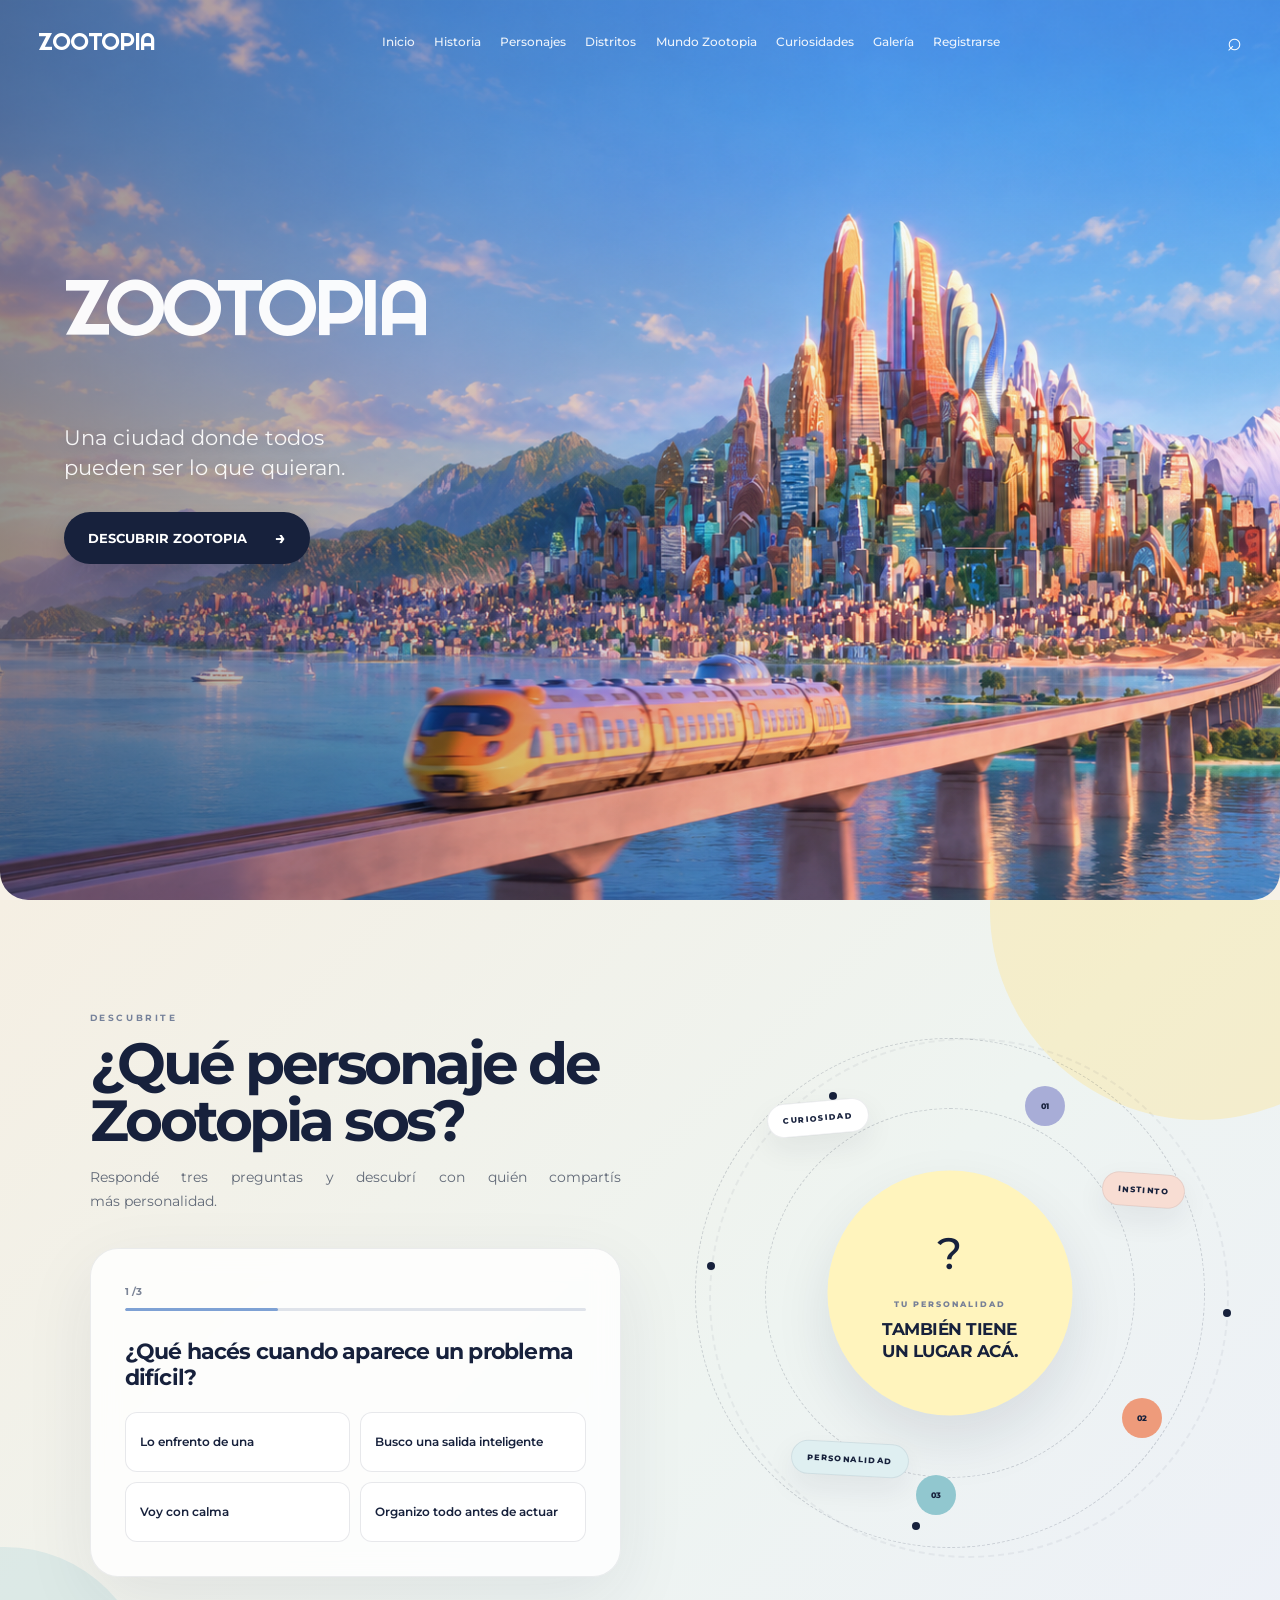
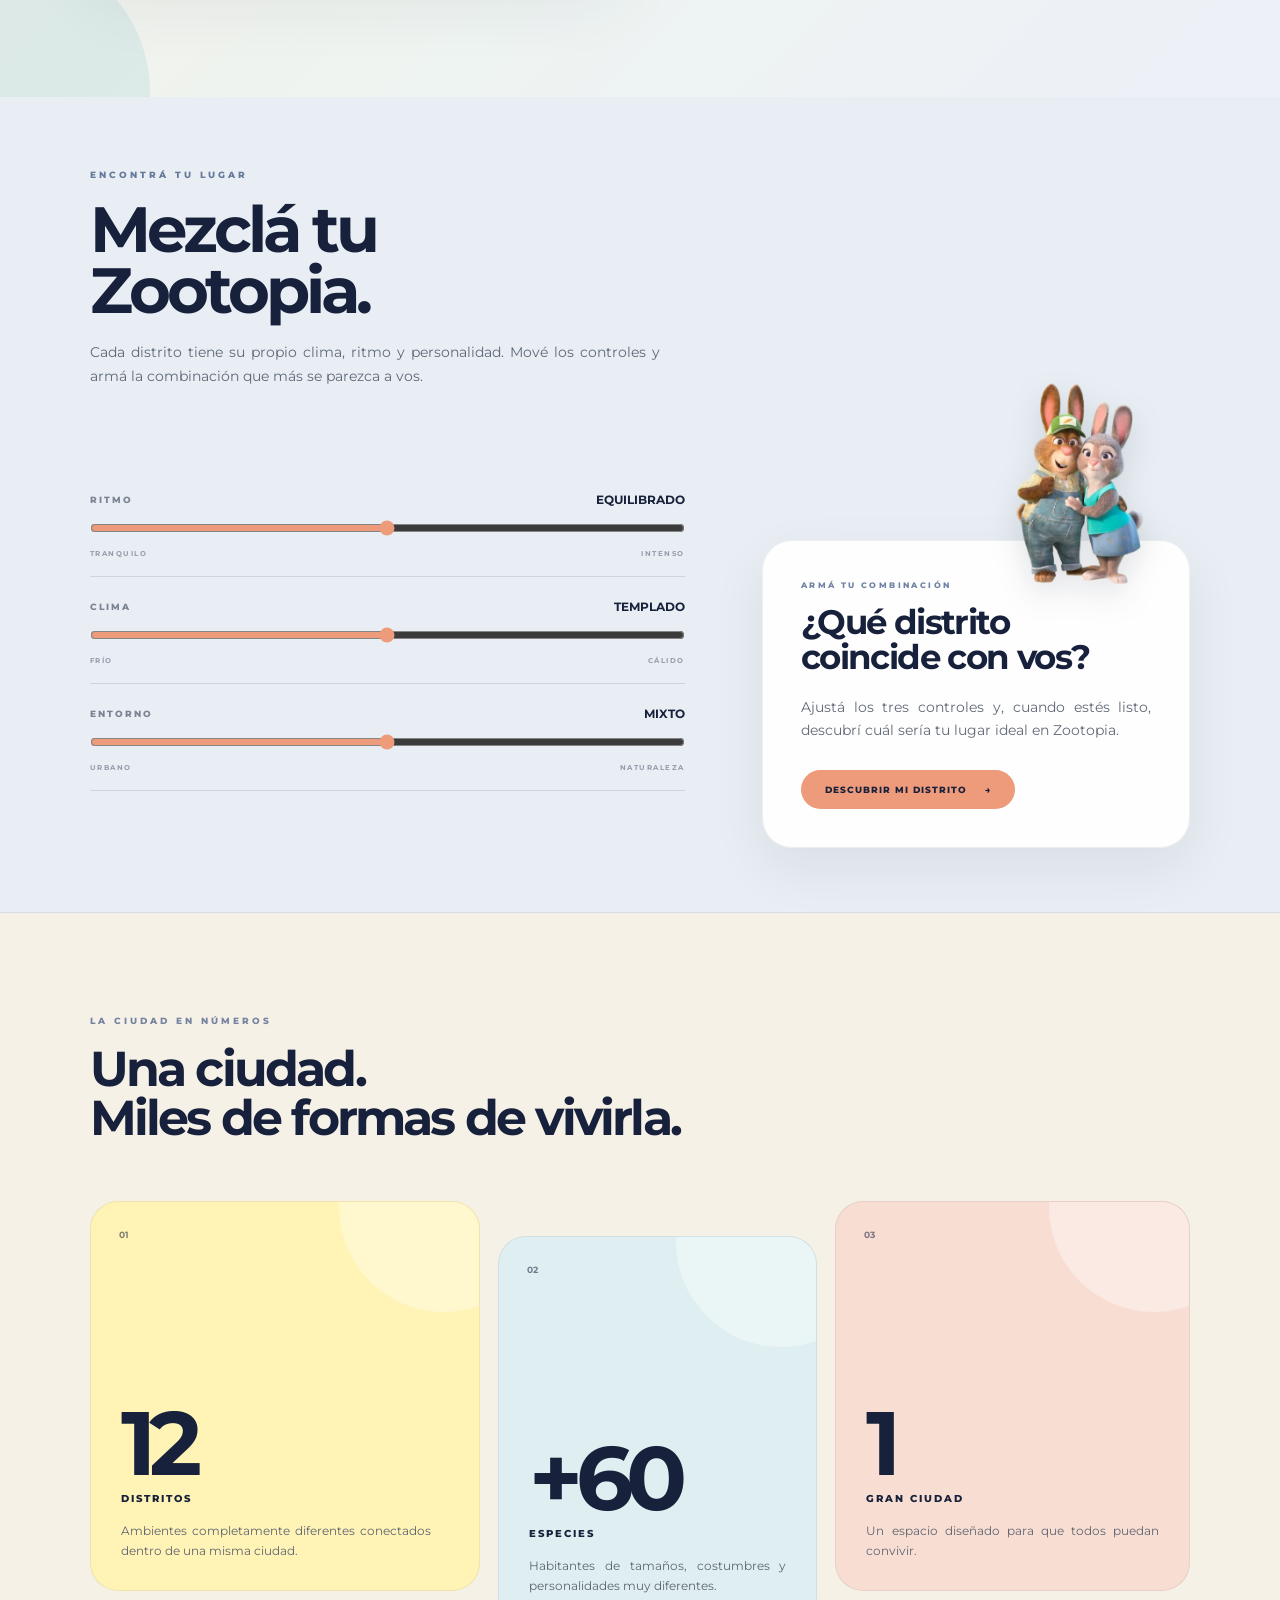
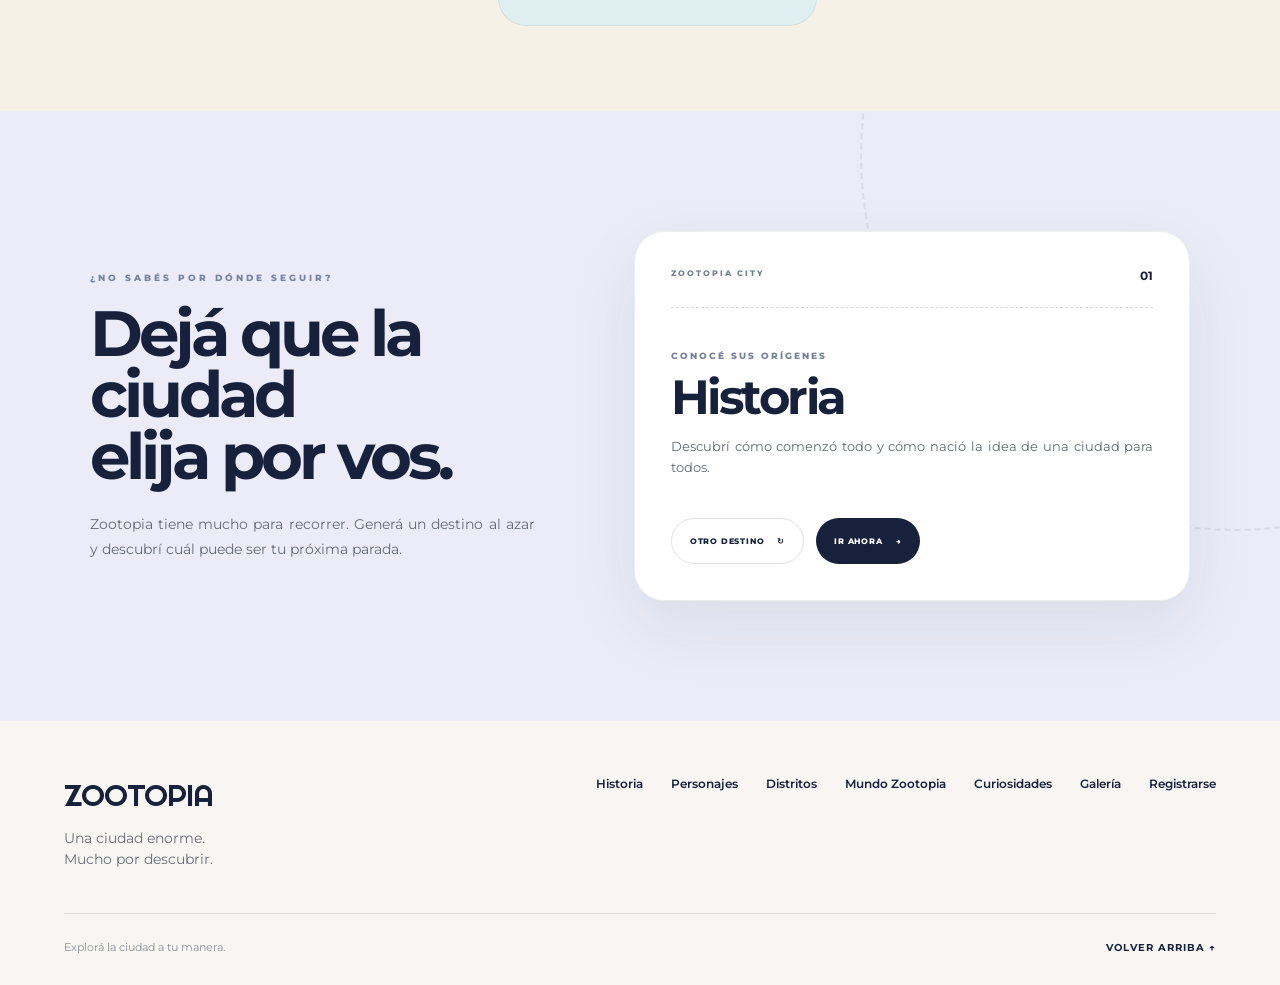
<file: inicio.html>
<!DOCTYPE html>
<html lang="es">

<head>

    <meta charset="UTF-8">

    <meta
        name="viewport"
        content="width=device-width, initial-scale=1.0"
    >

    <title>Zootopia | Inicio</title>

    <link
        rel="preconnect"
        href="https://fonts.googleapis.com"
    >

    <link
        rel="preconnect"
        href="https://fonts.gstatic.com"
        crossorigin
    >

    <link
        href="https://fonts.googleapis.com/css2?family=Montserrat:wght@400;500;600;700;800&family=Righteous&display=swap"
        rel="stylesheet"
    >

    <link
        rel="stylesheet"
        href="../css/estilos.css"
    >

    <link
        rel="stylesheet"
        href="../css/home.css?v=22"
    >

</head>


<body class="pagina-home">


    <!-- =====================================================
         HERO
    ====================================================== -->

    <section
        class="hero"
        id="inicio"
    >

        <header class="navbar">

            <div class="logo">
                ZOOTOPIA
            </div>

            <nav>

                <a href="#inicio">
                    Inicio
                </a>

                <a href="historia.html">
                    Historia
                </a>

                <a href="personajes.html">
                    Personajes
                </a>

                <a href="distritos.html">
                    Distritos
                </a>

                <a href="mundo.html">
                    Mundo Zootopia
                </a>

                <a href="curiosidades.html">
                    Curiosidades
                </a>

                <a href="galeria.html">
                    Galería
                </a>

                <a href="registro.html">
                    Registrarse
                </a>

            </nav>

            <div class="search">
                ⌕
            </div>

        </header>


        <div class="hero-title">
            ZOOTOPIA
        </div>


        <div class="hero-content">

            <p>
                Una ciudad donde todos<br>
                pueden ser lo que quieran.
            </p>

            <a
                href="#test"
                class="hero-button"
            >

                DESCUBRIR ZOOTOPIA

                <span>
                    →
                </span>

            </a>

        </div>

    </section>


    <!-- =====================================================
         TEST DE PERSONAJE
    ====================================================== -->

    <section
        class="test-personaje home-test"
        id="test"
    >

        <div
            class="test-fondo-circulo test-circulo-uno"
        ></div>

        <div
            class="test-fondo-circulo test-circulo-dos"
        ></div>


        <div class="test-ruta">

            <span
                class="ruta-punto ruta-uno"
            ></span>

            <span
                class="ruta-punto ruta-dos"
            ></span>

            <span
                class="ruta-punto ruta-tres"
            ></span>

            <span
                class="ruta-punto ruta-cuatro"
            ></span>

        </div>


        <div class="home-test-grid">


            <div class="home-test-principal">

                <div class="test-encabezado">

                    <p class="test-mini">
                        DESCUBRITE
                    </p>

                    <h2>
                        ¿Qué personaje de Zootopia sos?
                    </h2>

                    <p class="test-bajada">
                        Respondé tres preguntas y descubrí con quién
                        compartís más personalidad.
                    </p>

                </div>


                <div class="test-contenedor">


                    <div class="test-progreso">

                        <p class="test-progreso-texto">

                            <span id="preguntaActual">
                                1
                            </span>

                            /3

                        </p>

                        <div class="test-barra">

                            <div
                                class="test-barra-activa"
                                id="barraTest"
                            ></div>

                        </div>

                    </div>


                    <div
                        class="test-pregunta"
                        id="testPregunta"
                    >

                        <h3 id="preguntaTexto">
                            ¿Qué hacés cuando aparece un problema difícil?
                        </h3>

                        <div
                            class="test-opciones"
                            id="opcionesTest"
                        ></div>

                    </div>


                    <div
                        class="test-resultado"
                        id="testResultado"
                    >

                        <p class="resultado-mini">
                            TU RESULTADO
                        </p>

                        <div
                            class="resultado-emoji"
                            id="resultadoEmoji"
                        >
                            🐾
                        </div>

                        <h3 id="resultadoTitulo">
                            Tu personaje
                        </h3>

                        <p id="resultadoTexto">
                            Descubriste con quién compartís más personalidad.
                        </p>

                        <button
                            class="resultado-reiniciar"
                            id="reiniciarTest"
                            type="button"
                        >

                            HACER EL TEST DE NUEVO

                            <span>
                                ↻
                            </span>

                        </button>

                    </div>

                </div>

            </div>


            <div
                class="test-universo"
                id="testUniverso"
            >

                <div
                    class="universo-orbita orbita-uno"
                ></div>

                <div
                    class="universo-orbita orbita-dos"
                ></div>


                <div class="universo-centro">

                    <span class="universo-numero">
                        ?
                    </span>

                    <p>
                        TU PERSONALIDAD
                    </p>

                    <strong>
                        TAMBIÉN TIENE<br>
                        UN LUGAR ACÁ.
                    </strong>

                </div>


                <div class="universo-etiqueta etiqueta-uno">
                    CURIOSIDAD
                </div>

                <div class="universo-etiqueta etiqueta-dos">
                    INSTINTO
                </div>

                <div class="universo-etiqueta etiqueta-tres">
                    PERSONALIDAD
                </div>


                <div class="universo-coordenada coordenada-uno">
                    01
                </div>

                <div class="universo-coordenada coordenada-dos">
                    02
                </div>

                <div class="universo-coordenada coordenada-tres">
                    03
                </div>

            </div>

        </div>

    </section>


    <!-- =====================================================
         MEZCLÁ TU ZOOTOPIA
    ====================================================== -->

    <section
        class="mezclador"
        id="mezclador"
    >

        <div class="mezclador-encabezado">

            <p class="home-mini">
                ENCONTRÁ TU LUGAR
            </p>

            <h2>
                Mezclá tu<br>
                Zootopia.
            </h2>

            <p>
                Cada distrito tiene su propio clima,
                ritmo y personalidad. Mové los controles
                y armá la combinación que más se parezca a vos.
            </p>

        </div>


        <div class="mezclador-grid">


            <!-- CONTROLES -->

            <div class="mezclador-controles">


                <!-- RITMO -->

                <div class="mezclador-control">

                    <div class="control-superior">

                        <span>
                            RITMO
                        </span>

                        <strong id="valorRitmo">
                            EQUILIBRADO
                        </strong>

                    </div>


                    <input
                        type="range"
                        id="controlRitmo"
                        min="0"
                        max="100"
                        value="50"
                    >


                    <div class="control-extremos">

                        <span>
                            TRANQUILO
                        </span>

                        <span>
                            INTENSO
                        </span>

                    </div>

                </div>


                <!-- CLIMA -->

                <div class="mezclador-control">

                    <div class="control-superior">

                        <span>
                            CLIMA
                        </span>

                        <strong id="valorClima">
                            TEMPLADO
                        </strong>

                    </div>


                    <input
                        type="range"
                        id="controlClima"
                        min="0"
                        max="100"
                        value="50"
                    >


                    <div class="control-extremos">

                        <span>
                            FRÍO
                        </span>

                        <span>
                            CÁLIDO
                        </span>

                    </div>

                </div>


                <!-- ENTORNO -->

                <div class="mezclador-control">

                    <div class="control-superior">

                        <span>
                            ENTORNO
                        </span>

                        <strong id="valorEntorno">
                            MIXTO
                        </strong>

                    </div>


                    <input
                        type="range"
                        id="controlEntorno"
                        min="0"
                        max="100"
                        value="50"
                    >


                    <div class="control-extremos">

                        <span>
                            URBANO
                        </span>

                        <span>
                            NATURALEZA
                        </span>

                    </div>

                </div>

            </div>


            <!-- TARJETA -->

            <div class="mezclador-tarjeta-wrapper">


                <img
                    src="../imagenes/mezcla-zootopia.png"
                    alt=""
                    class="mezclador-personajes"
                >


                <div
                    class="mezclador-descubrir"
                    id="mezcladorDescubrir"
                >

                    <p class="resultado-mezcla-mini">
                        ARMÁ TU COMBINACIÓN
                    </p>

                    <h3>
                        ¿Qué distrito coincide con vos?
                    </h3>

                    <p class="mezclador-descubrir-texto">
                        Ajustá los tres controles y, cuando estés listo,
                        descubrí cuál sería tu lugar ideal en Zootopia.
                    </p>


                    <button
                        type="button"
                        class="boton-descubrir-distrito"
                        id="descubrirDistrito"
                    >

                        DESCUBRIR MI DISTRITO

                        <span>
                            →
                        </span>

                    </button>

                </div>


                <div
                    class="mezclador-resultado"
                    id="mezcladorResultado"
                >

                    <div class="resultado-planeta">

                        <div
                            class="planeta-anillo anillo-uno"
                        ></div>

                        <div
                            class="planeta-anillo anillo-dos"
                        ></div>

                        <span>
                            Z
                        </span>

                    </div>


                    <p class="resultado-mezcla-mini">
                        TU DISTRITO IDEAL
                    </p>

                    <h3 id="mezclaTitulo"></h3>

                    <p id="mezclaTexto"></p>


                    <button
                        type="button"
                        class="boton-recalcular-distrito"
                        id="recalcularDistrito"
                    >

                        PROBAR OTRA COMBINACIÓN

                        <span>
                            ↻
                        </span>

                    </button>

                </div>

            </div>

        </div>

    </section>


    <!-- =====================================================
         DATOS
    ====================================================== -->

    <section class="datos-home">

        <div class="datos-home-encabezado">

            <p class="home-mini">
                LA CIUDAD EN NÚMEROS
            </p>

            <h2>
                Una ciudad.<br>
                Miles de formas de vivirla.
            </h2>

        </div>


        <div class="datos-home-grid">


            <article class="dato-home dato-home-uno">

                <span class="dato-home-indice">
                    01
                </span>

                <strong>
                    12
                </strong>

                <p class="dato-home-titulo">
                    DISTRITOS
                </p>

                <span class="dato-home-texto">
                    Ambientes completamente diferentes
                    conectados dentro de una misma ciudad.
                </span>

            </article>


            <article class="dato-home dato-home-dos">

                <span class="dato-home-indice">
                    02
                </span>

                <strong>
                    +60
                </strong>

                <p class="dato-home-titulo">
                    ESPECIES
                </p>

                <span class="dato-home-texto">
                    Habitantes de tamaños, costumbres
                    y personalidades muy diferentes.
                </span>

            </article>


            <article class="dato-home dato-home-tres">

                <span class="dato-home-indice">
                    03
                </span>

                <strong>
                    1
                </strong>

                <p class="dato-home-titulo">
                    GRAN CIUDAD
                </p>

                <span class="dato-home-texto">
                    Un espacio diseñado para que
                    todos puedan convivir.
                </span>

            </article>

        </div>

    </section>


    <!-- =====================================================
         DESTINO ALEATORIO
    ====================================================== -->

    <section class="destino-home">

        <div class="destino-linea"></div>


        <div class="destino-home-contenido">


            <div class="destino-home-texto">

                <p class="home-mini">
                    ¿NO SABÉS POR DÓNDE SEGUIR?
                </p>

                <h2>
                    Dejá que la ciudad<br>
                    elija por vos.
                </h2>

                <p>
                    Zootopia tiene mucho para recorrer.
                    Generá un destino al azar y descubrí
                    cuál puede ser tu próxima parada.
                </p>

            </div>


            <div class="destino-ticket">


                <div class="ticket-superior">

                    <span>
                        ZOOTOPIA CITY
                    </span>

                    <strong id="destinoNumero">
                        01
                    </strong>

                </div>


                <div class="ticket-centro">

                    <p id="destinoMini">
                        CONOCÉ SUS ORÍGENES
                    </p>

                    <h3 id="destinoTitulo">
                        Historia
                    </h3>

                    <span id="destinoTexto">
                        Descubrí cómo comenzó todo y cómo nació
                        la idea de una ciudad para todos.
                    </span>

                </div>


                <div class="ticket-acciones">

                    <button
                        type="button"
                        id="botonDestino"
                    >

                        OTRO DESTINO

                        <span>
                            ↻
                        </span>

                    </button>


                    <a
                        href="historia.html"
                        id="destinoLink"
                    >

                        IR AHORA

                        <span>
                            →
                        </span>

                    </a>

                </div>

            </div>

        </div>

    </section>


    <!-- =====================================================
         FOOTER
    ====================================================== -->

    <footer class="footer">

        <div class="footer-superior">


            <div class="footer-marca">

                <div class="footer-logo">
                    ZOOTOPIA
                </div>

                <p>
                    Una ciudad enorme.<br>
                    Mucho por descubrir.
                </p>

            </div>


            <div class="footer-links">

                <a href="historia.html">
                    Historia
                </a>

                <a href="personajes.html">
                    Personajes
                </a>

                <a href="distritos.html">
                    Distritos
                </a>

                <a href="mundo.html">
                    Mundo Zootopia
                </a>

                <a href="curiosidades.html">
                    Curiosidades
                </a>

                <a href="galeria.html">
                    Galería
                </a>

                <a href="registro.html">
                    Registrarse
                </a>

            </div>

        </div>


        <div class="footer-linea"></div>


        <div class="footer-inferior">

            <p>
                Explorá la ciudad a tu manera.
            </p>

            <a
                href="#inicio"
                class="footer-arriba"
            >
                VOLVER ARRIBA ↑
            </a>

        </div>

    </footer>


    <script src="../js/script.js"></script>
    <script src="../js/test.js"></script>

</body>

</html>
</file>
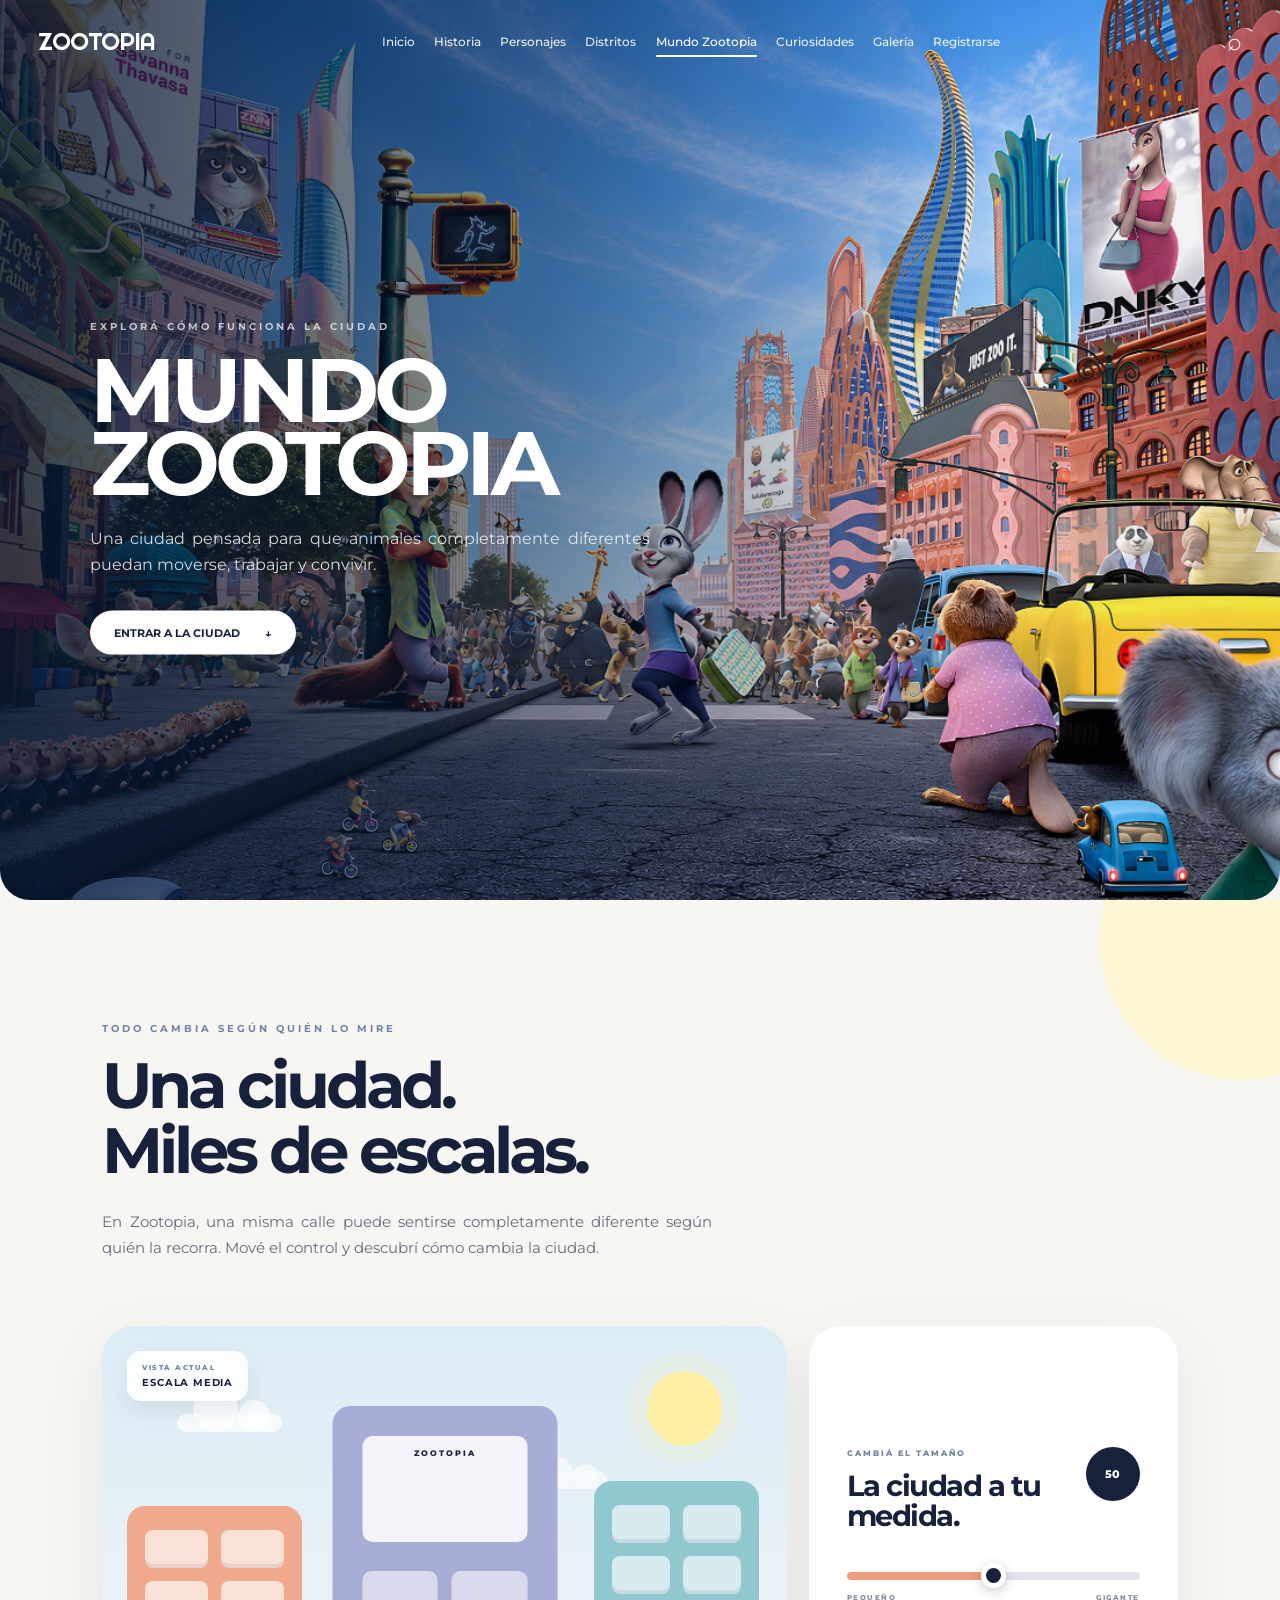
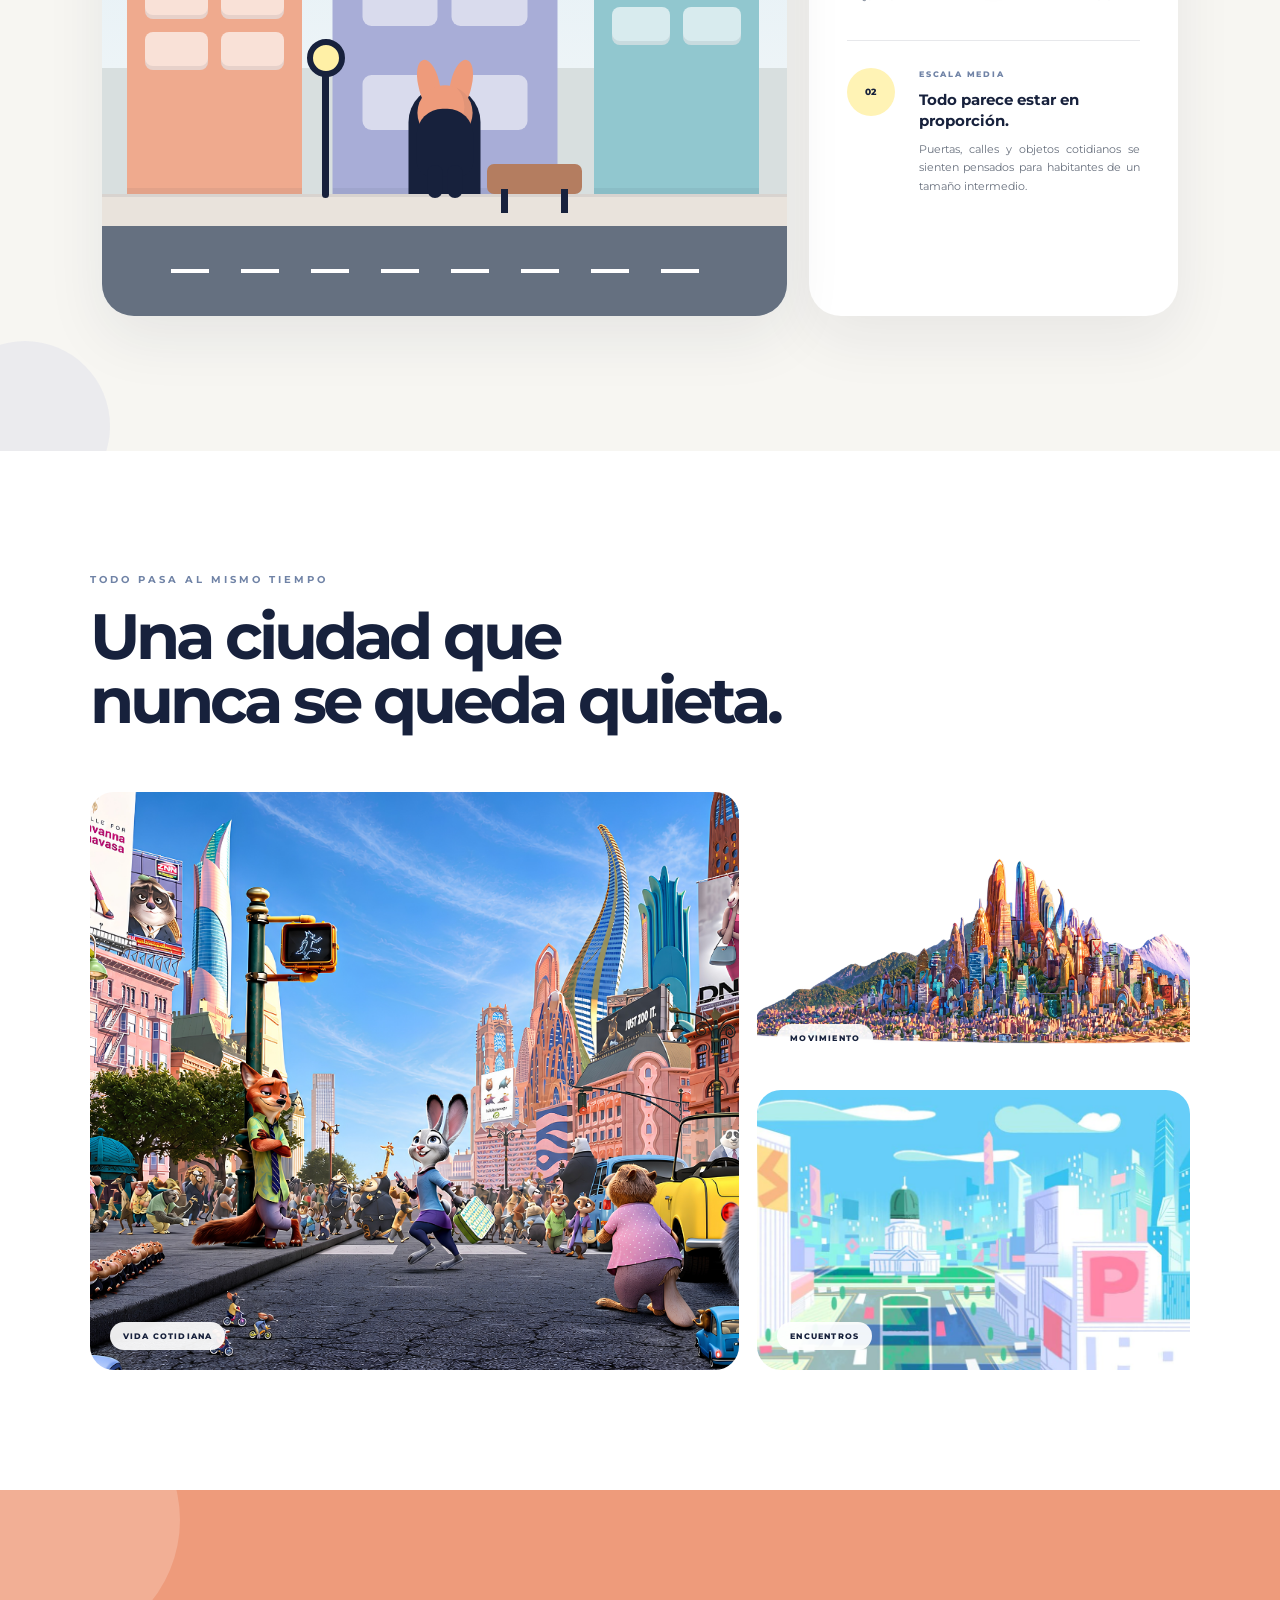
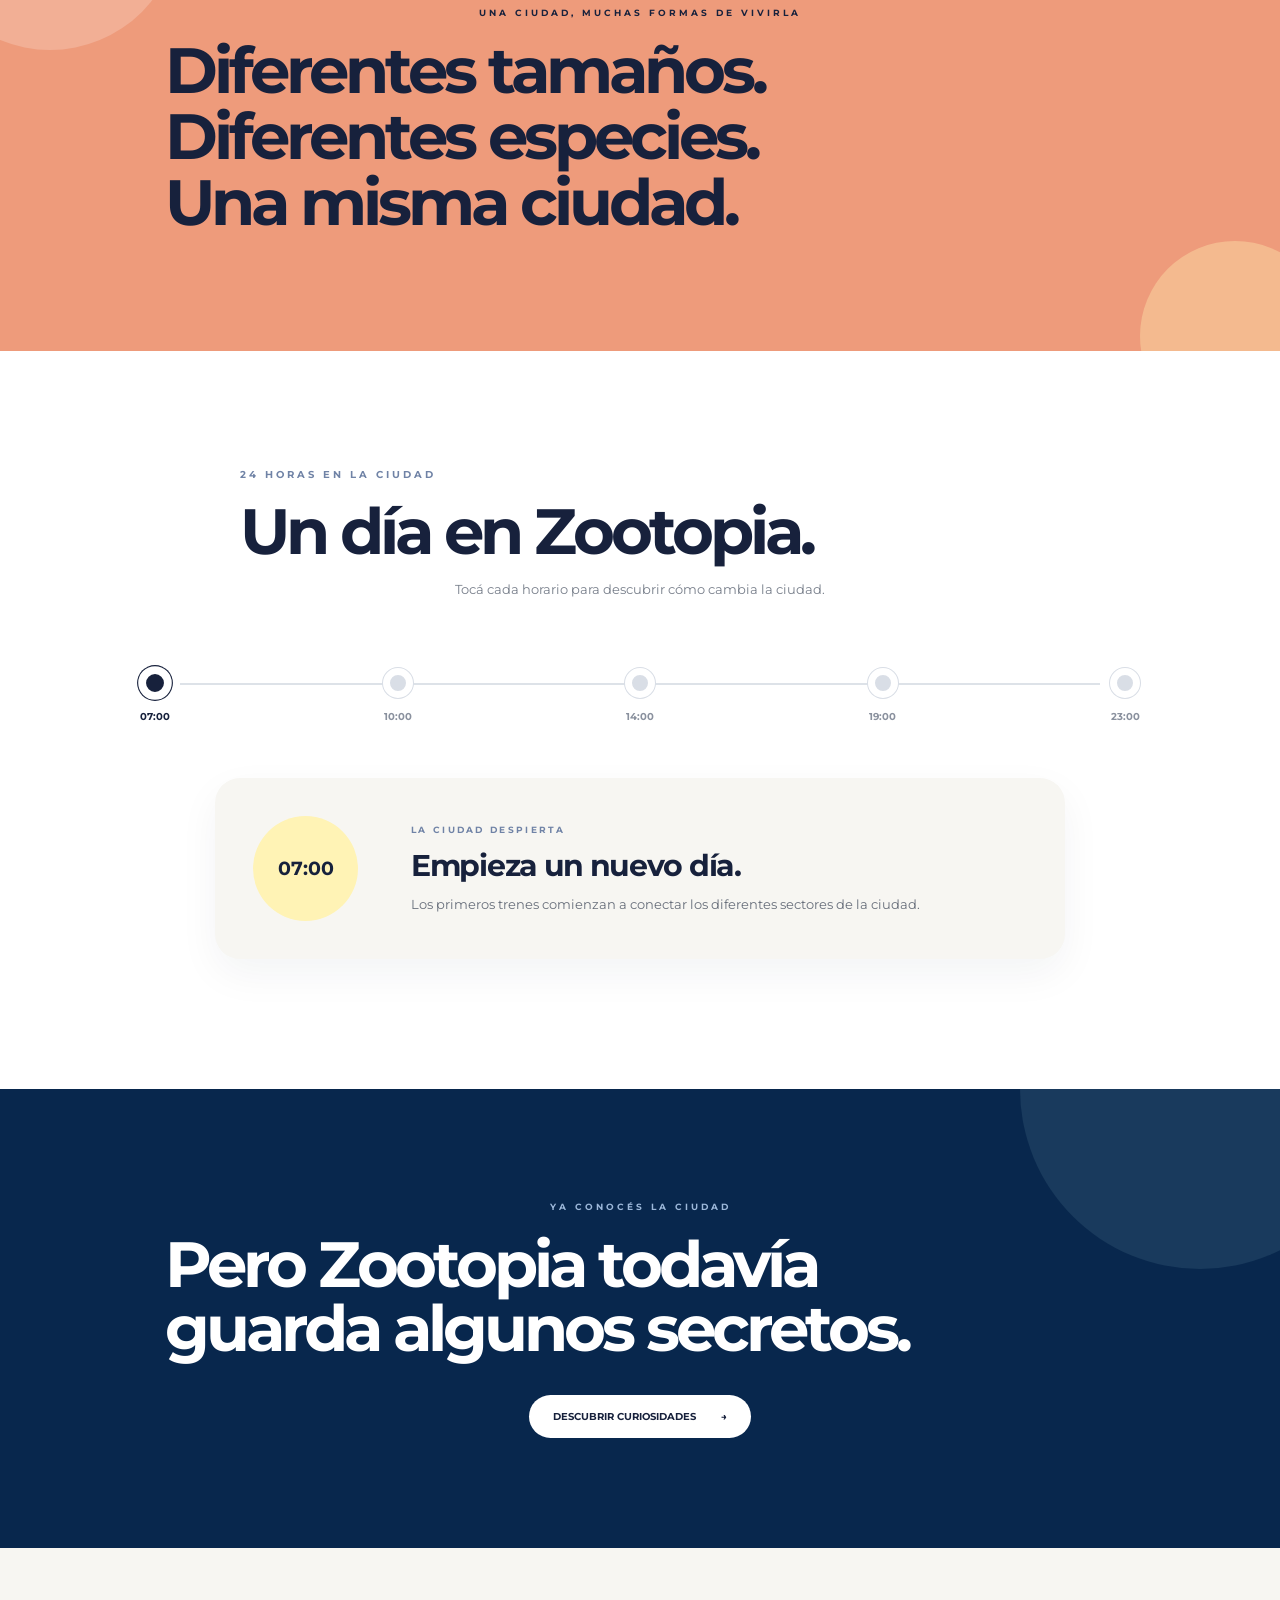
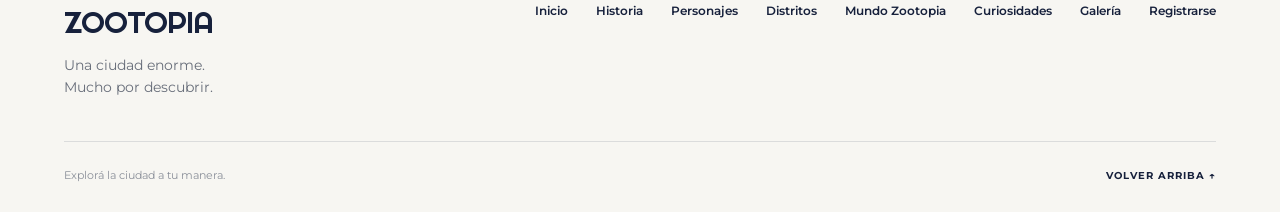
<file: mundo.html>
<!DOCTYPE html>
<html lang="es">

<head>

    <meta charset="UTF-8">

    <meta
        name="viewport"
        content="width=device-width, initial-scale=1.0"
    >

    <title>Zootopia | Mundo Zootopia</title>


    <!-- GOOGLE FONTS -->

    <link
        rel="preconnect"
        href="https://fonts.googleapis.com"
    >

    <link
        rel="preconnect"
        href="https://fonts.gstatic.com"
        crossorigin
    >

    <link
        href="https://fonts.googleapis.com/css2?family=Montserrat:wght@400;500;600;700;800&family=Righteous&display=swap"
        rel="stylesheet"
    >


    <!-- CSS GENERAL -->

    <link
        rel="stylesheet"
        href="../css/estilos.css?v=6"
    >


    <!-- CSS MUNDO -->

    <link
        rel="stylesheet"
        href="../css/mundo.css?v=32"
    >

</head>


<body class="pagina-mundo">


    <!-- =====================================================
         HERO
    ====================================================== -->

    <section
        class="mundo-hero"
        id="inicio-mundo"
    >

        <header class="navbar mundo-navbar">

            <a
                href="inicio.html"
                class="logo"
            >
                ZOOTOPIA
            </a>


            <nav>

                <a href="inicio.html">
                    Inicio
                </a>

                <a href="historia.html">
                    Historia
                </a>

                <a href="personajes.html">
                    Personajes
                </a>

                <a href="distritos.html">
                    Distritos
                </a>

                <a
                    href="mundo.html"
                    class="nav-activo"
                >
                    Mundo Zootopia
                </a>

                <a href="curiosidades.html">
                    Curiosidades
                </a>

                <a href="galeria.html">
                    Galería
                </a>

                <a href="registro.html">
                    Registrarse
                </a>

            </nav>


            <div class="search">
                ⌕
            </div>

        </header>


        <div class="mundo-hero-contenido">

            <p class="mundo-mini">
                EXPLORÁ CÓMO FUNCIONA LA CIUDAD
            </p>

            <h1>
                MUNDO<br>
                ZOOTOPIA
            </h1>

            <p class="mundo-bajada">
                Una ciudad pensada para que animales completamente
                diferentes puedan moverse, trabajar y convivir.
            </p>

            <a
                href="#escalas"
                class="mundo-hero-boton"
            >
                ENTRAR A LA CIUDAD
                <span>↓</span>
            </a>

        </div>

    </section>



    <!-- =====================================================
         ESCALAS INTERACTIVAS
    ====================================================== -->

    <section
        class="mundo-escalas"
        id="escalas"
    >

        <div class="mundo-circulo circulo-a"></div>

        <div class="mundo-circulo circulo-b"></div>


        <div class="mundo-escalas-intro">

            <p class="mundo-seccion-mini">
                TODO CAMBIA SEGÚN QUIÉN LO MIRE
            </p>

            <h2>
                Una ciudad.<br>
                Miles de escalas.
            </h2>

            <p>
                En Zootopia, una misma calle puede sentirse completamente
                diferente según quién la recorra. Mové el control y descubrí
                cómo cambia la ciudad.
            </p>

        </div>



        <div class="escala-experiencia">


            <!-- ESCENA -->

            <div class="escala-escena">

                <div class="escala-sol"></div>


                <div class="escala-nube nube-uno"></div>

                <div class="escala-nube nube-dos"></div>



                <div class="escala-edificio edificio-uno">

                    <div class="escala-ventana"></div>

                    <div class="escala-ventana"></div>

                    <div class="escala-ventana"></div>

                    <div class="escala-ventana"></div>

                    <div class="escala-ventana"></div>

                    <div class="escala-ventana"></div>

                </div>



                <div class="escala-edificio edificio-dos">

                    <div class="escala-cartel">
                        ZOOTOPIA
                    </div>

                    <div class="escala-ventanas-centro">

                        <span></span>

                        <span></span>

                        <span></span>

                        <span></span>

                    </div>

                    <div class="escala-puerta"></div>

                </div>



                <div class="escala-edificio edificio-tres">

                    <div class="escala-ventana"></div>

                    <div class="escala-ventana"></div>

                    <div class="escala-ventana"></div>

                    <div class="escala-ventana"></div>

                    <div class="escala-ventana"></div>

                    <div class="escala-ventana"></div>

                </div>



                <div class="escala-farol">
                    <span></span>
                </div>


                <div class="escala-banco">
                    <span></span>
                </div>



                <div
                    class="escala-habitante"
                    id="escalaHabitante"
                >

                    <div class="habitante-oreja oreja-izquierda"></div>

                    <div class="habitante-oreja oreja-derecha"></div>

                    <div class="habitante-cabeza"></div>

                    <div class="habitante-cuerpo"></div>

                    <div class="habitante-pierna pierna-izquierda"></div>

                    <div class="habitante-pierna pierna-derecha"></div>

                </div>



                <div class="escala-vereda"></div>


                <div class="escala-calle">
                    <span></span>
                </div>



                <div class="escala-vista">

                    <span>
                        VISTA ACTUAL
                    </span>

                    <strong id="escalaVista">
                        ESCALA MEDIA
                    </strong>

                </div>

            </div>



            <!-- CONTROLES -->

            <div class="escala-controles">

                <div class="escala-controles-superior">

                    <div>

                        <p>
                            CAMBIÁ EL TAMAÑO
                        </p>

                        <h3 id="escalaTitulo">
                            La ciudad a tu medida.
                        </h3>

                    </div>


                    <span
                        class="escala-porcentaje"
                        id="escalaPorcentaje"
                    >
                        50
                    </span>

                </div>



                <input
                    type="range"
                    id="escalaSlider"
                    class="escala-slider"
                    min="0"
                    max="100"
                    value="50"
                    aria-label="Cambiar escala del habitante"
                >



                <div class="escala-extremos">

                    <span>
                        PEQUEÑO
                    </span>

                    <span>
                        GIGANTE
                    </span>

                </div>



                <div class="escala-info">

                    <span
                        class="escala-info-numero"
                        id="escalaNumero"
                    >
                        02
                    </span>


                    <div>

                        <p id="escalaMini">
                            ESCALA MEDIA
                        </p>

                        <strong id="escalaMensaje">
                            Todo parece estar en proporción.
                        </strong>

                        <span id="escalaDescripcion">
                            Puertas, calles y objetos cotidianos se sienten
                            pensados para habitantes de un tamaño intermedio.
                        </span>

                    </div>

                </div>

            </div>

        </div>

    </section>



    <!-- =====================================================
         CIUDAD EN MOVIMIENTO
    ====================================================== -->

    <section class="mundo-movimiento">

        <div class="mundo-movimiento-titulo">

            <p class="mundo-seccion-mini">
                TODO PASA AL MISMO TIEMPO
            </p>

            <h2>
                Una ciudad que<br>
                nunca se queda quieta.
            </h2>

        </div>



        <div class="mundo-collage">


            <div class="mundo-foto mundo-foto-grande">

                <img
                    src="../imagenes/mundo-zootopia.png"
                    alt="Vida cotidiana en Zootopia"
                >

                <div class="mundo-foto-etiqueta">
                    VIDA COTIDIANA
                </div>

            </div>



            <div class="mundo-foto mundo-foto-uno">

                <img
                    src="../imagenes/torres-zootopia.png"
                    alt="Edificios de Zootopia"
                >

                <div class="mundo-foto-etiqueta">
                    MOVIMIENTO
                </div>

            </div>



            <div class="mundo-foto mundo-foto-dos">

                <img
                    src="../imagenes/mundo-edificios.jpg"
                    alt="Arquitectura de Zootopia"
                >

                <div class="mundo-foto-etiqueta">
                    ENCUENTROS
                </div>

            </div>

        </div>

    </section>



    <!-- =====================================================
         FRASE
    ====================================================== -->

    <section class="mundo-frase">

        <div class="mundo-frase-circulo uno"></div>

        <div class="mundo-frase-circulo dos"></div>


        <p>
            UNA CIUDAD, MUCHAS FORMAS DE VIVIRLA
        </p>

        <h2>
            Diferentes tamaños.<br>
            Diferentes especies.<br>
            Una misma ciudad.
        </h2>

    </section>



    <!-- =====================================================
         UN DÍA EN ZOOTOPIA
    ====================================================== -->

    <section class="mundo-dia">

        <div class="mundo-dia-encabezado">

            <p class="mundo-seccion-mini">
                24 HORAS EN LA CIUDAD
            </p>

            <h2>
                Un día en Zootopia.
            </h2>

            <span>
                Tocá cada horario para descubrir cómo cambia la ciudad.
            </span>

        </div>



        <div class="mundo-horarios">

            <div class="mundo-horarios-linea"></div>



            <button
                type="button"
                class="mundo-hora activa"
                data-hora="0"
            >

                <span></span>

                <strong>
                    07:00
                </strong>

            </button>



            <button
                type="button"
                class="mundo-hora"
                data-hora="1"
            >

                <span></span>

                <strong>
                    10:00
                </strong>

            </button>



            <button
                type="button"
                class="mundo-hora"
                data-hora="2"
            >

                <span></span>

                <strong>
                    14:00
                </strong>

            </button>



            <button
                type="button"
                class="mundo-hora"
                data-hora="3"
            >

                <span></span>

                <strong>
                    19:00
                </strong>

            </button>



            <button
                type="button"
                class="mundo-hora"
                data-hora="4"
            >

                <span></span>

                <strong>
                    23:00
                </strong>

            </button>

        </div>



        <div class="mundo-dia-resultado">

            <div class="mundo-dia-numero">

                <span id="mundoHoraNumero">
                    07:00
                </span>

            </div>



            <div>

                <p id="mundoHoraMini">
                    LA CIUDAD DESPIERTA
                </p>

                <h3 id="mundoHoraTitulo">
                    Empieza un nuevo día.
                </h3>

                <span id="mundoHoraTexto">
                    Los primeros trenes comienzan a conectar
                    los diferentes sectores de la ciudad.
                </span>

            </div>

        </div>

    </section>



    <!-- =====================================================
         FINAL
    ====================================================== -->

    <section class="mundo-final">

        <div class="mundo-final-circulo"></div>


        <p>
            YA CONOCÉS LA CIUDAD
        </p>


        <h2>
            Pero Zootopia todavía<br>
            guarda algunos secretos.
        </h2>


        <a href="curiosidades.html">

            DESCUBRIR CURIOSIDADES

            <span>→</span>

        </a>

    </section>



    <!-- =====================================================
         FOOTER
    ====================================================== -->

    <footer class="footer">

        <div class="footer-superior">

            <div class="footer-marca">

                <div class="footer-logo">
                    ZOOTOPIA
                </div>

                <p>
                    Una ciudad enorme.<br>
                    Mucho por descubrir.
                </p>

            </div>



            <div class="footer-links">

                <a href="inicio.html">
                    Inicio
                </a>

                <a href="historia.html">
                    Historia
                </a>

                <a href="personajes.html">
                    Personajes
                </a>

                <a href="distritos.html">
                    Distritos
                </a>

                <a href="mundo.html">
                    Mundo Zootopia
                </a>

                <a href="curiosidades.html">
                    Curiosidades
                </a>

                <a href="galeria.html">
                    Galería
                </a>

                <a href="registro.html">
                    Registrarse
                </a>

            </div>

        </div>



        <div class="footer-linea"></div>



        <div class="footer-inferior">

            <p>
                Explorá la ciudad a tu manera.
            </p>

            <a
                href="#inicio-mundo"
                class="footer-arriba"
            >
                VOLVER ARRIBA ↑
            </a>

        </div>

    </footer>



    <!-- JAVASCRIPT -->

    <script src="../js/mundo.js?v=30"></script>


</body>

</html>
</file>
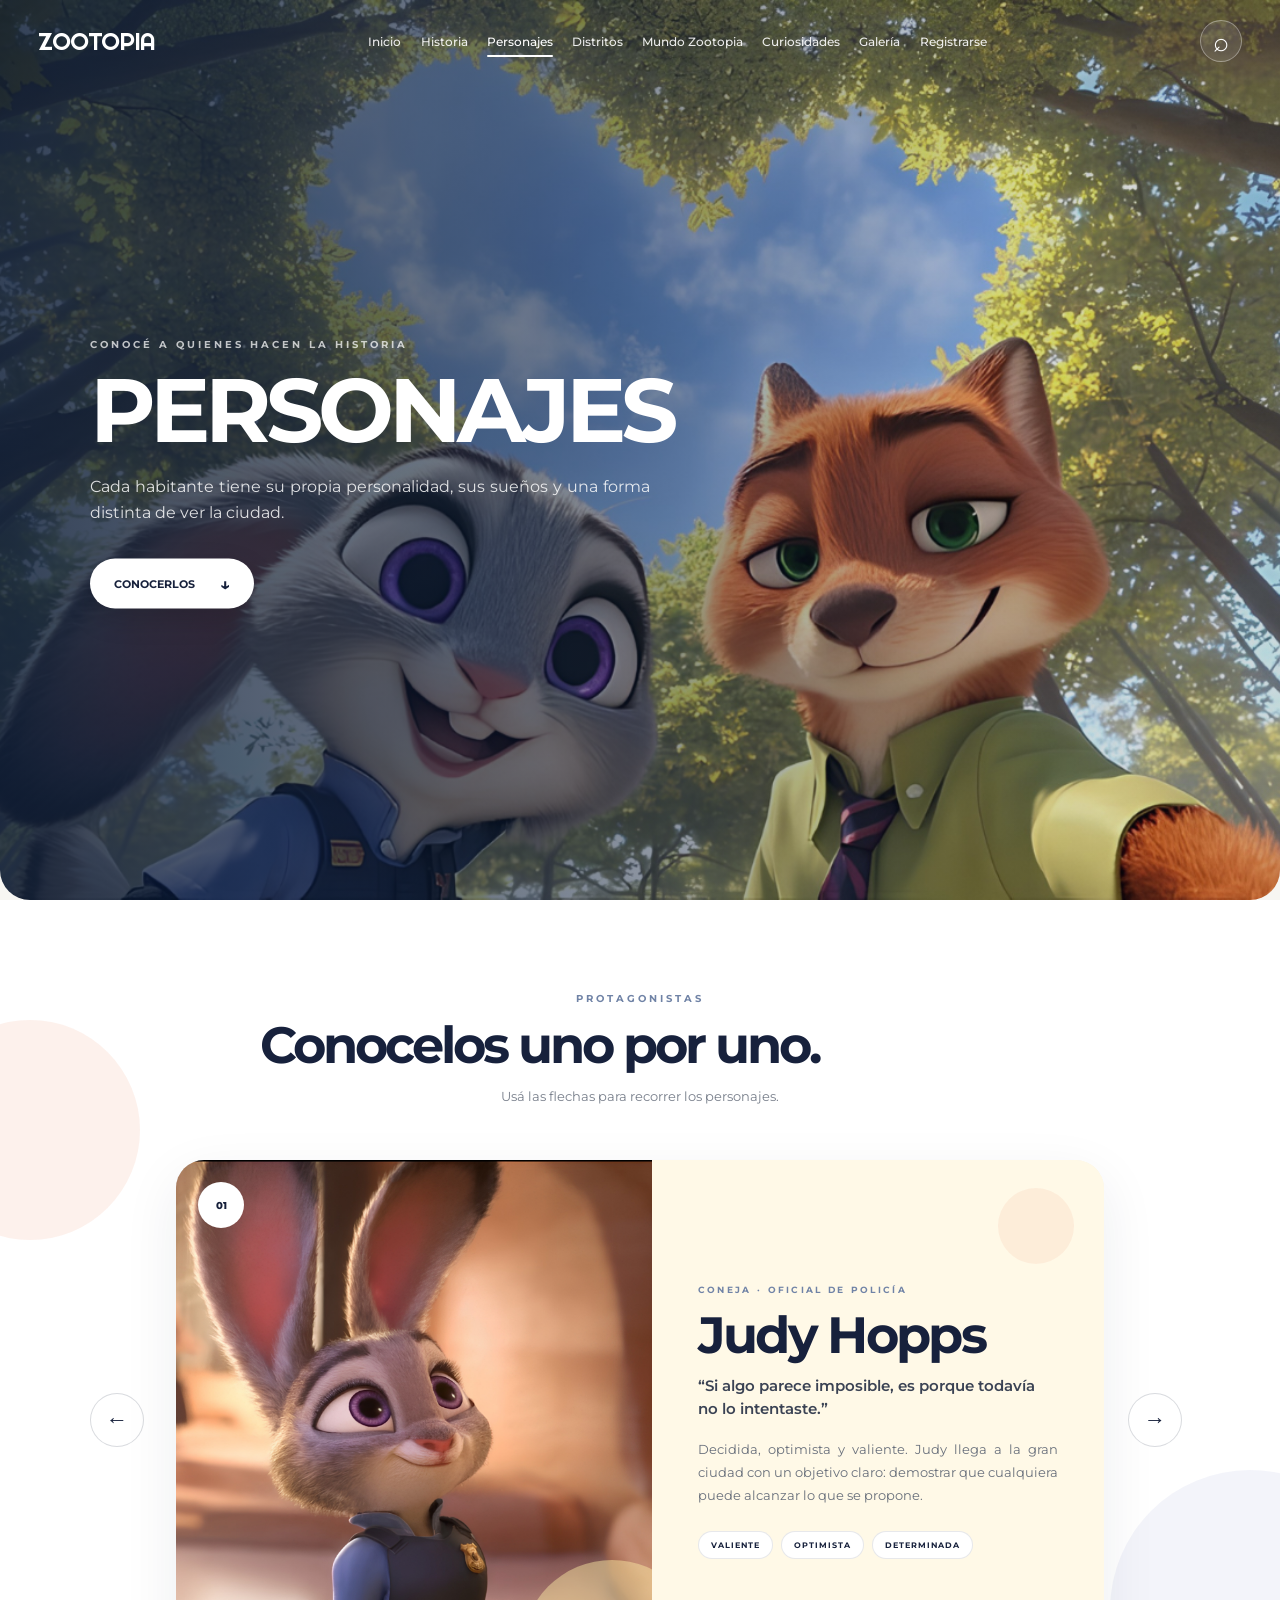
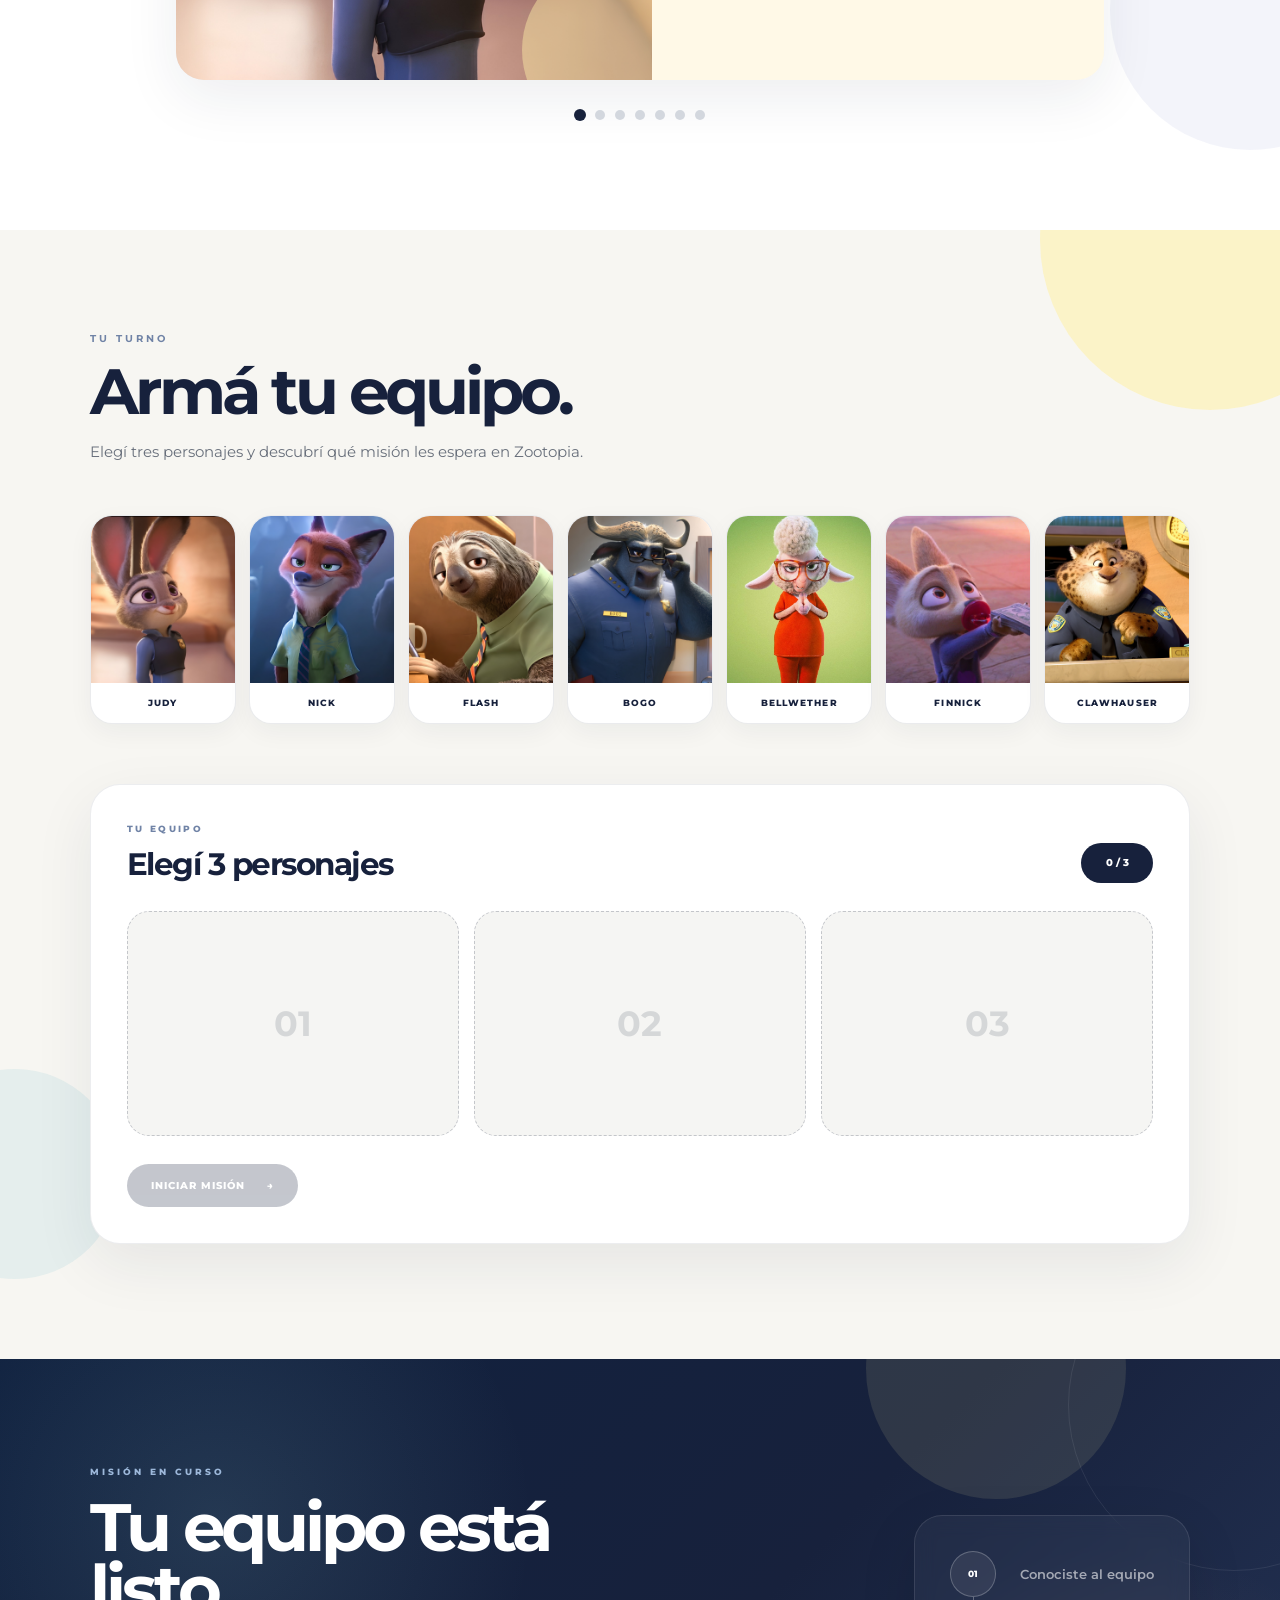
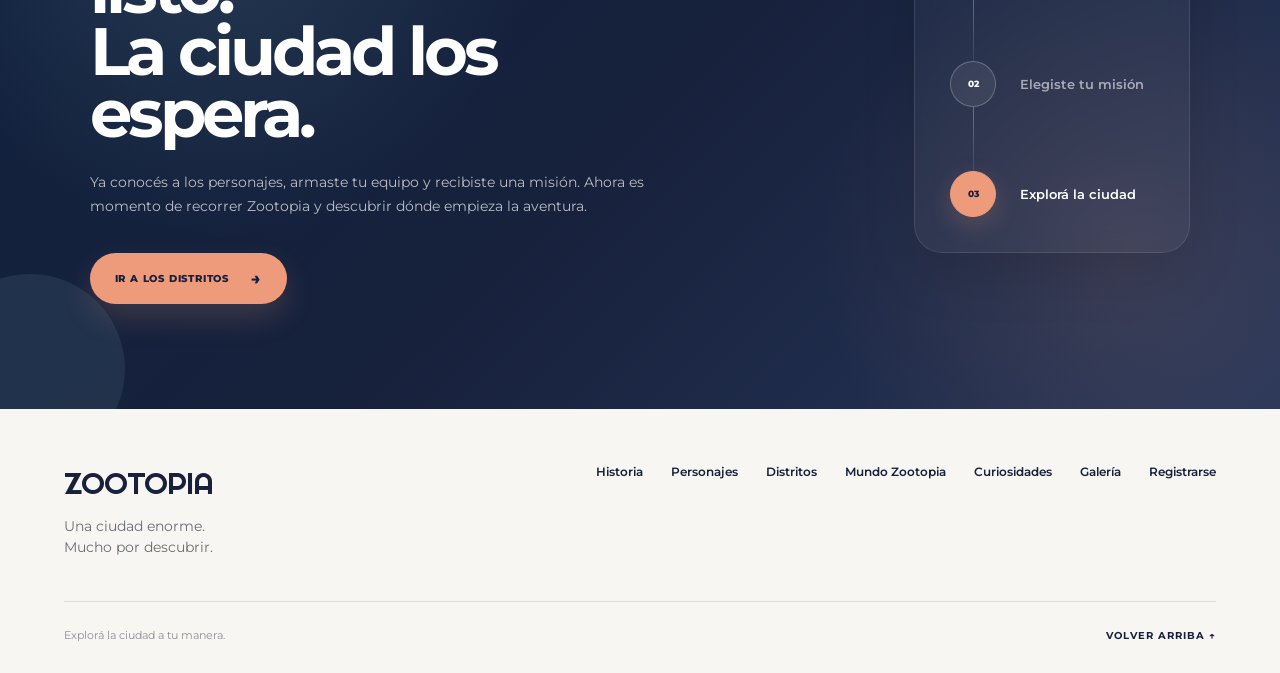
<file: personajes.html>
<!DOCTYPE html>
<html lang="es">

<head>
    <meta charset="UTF-8">
    <meta name="viewport" content="width=device-width, initial-scale=1.0">

    <title>Zootopia | Personajes</title>

    <link rel="preconnect" href="https://fonts.googleapis.com">
    <link rel="preconnect" href="https://fonts.gstatic.com" crossorigin>

    <link
        href="https://fonts.googleapis.com/css2?family=Montserrat:wght@400;500;600;700;800&family=Righteous&display=swap"
        rel="stylesheet"
    >

    <link rel="stylesheet" href="../css/estilos.css">
    <link rel="stylesheet" href="../css/personajes.css?v=101">
</head>

<body class="pagina-personajes">

    <!-- =====================================================
         HERO PERSONAJES
    ====================================================== -->

    <section class="personajes-hero" id="inicio-personajes">

        <header class="navbar personajes-navbar">

            <a href="inicio.html" class="logo">
                ZOOTOPIA
            </a>

            <nav>
                <a href="inicio.html">Inicio</a>
                <a href="historia.html">Historia</a>
                <a href="personajes.html" class="nav-activo">Personajes</a>
                <a href="distritos.html">Distritos</a>
                <a href="mundo.html">Mundo Zootopia</a>
                <a href="curiosidades.html">Curiosidades</a>
                <a href="galeria.html">Galería</a>
                <a href="registro.html">Registrarse</a>
            </nav>

            <!-- BUSCADOR -->
            <div class="buscador-personajes">

                <button
                    type="button"
                    class="buscador-icono"
                    id="abrirBuscador"
                    aria-label="Buscar personaje"
                    aria-expanded="false"
                >
                    ⌕
                </button>

                <form
                    class="buscador-formulario"
                    id="formularioBuscador"
                    role="search"
                    hidden
                >

                    <input
                        type="search"
                        id="buscarPersonaje"
                        placeholder="Buscar personaje..."
                        aria-label="Nombre o especie del personaje"
                        autocomplete="off"
                    >

                    <button type="submit">
                        BUSCAR
                    </button>

                </form>

            </div>

        </header>

        <div class="personajes-hero-contenido">

            <p class="personajes-mini">
                CONOCÉ A QUIENES HACEN LA HISTORIA
            </p>

            <h1>
                PERSONAJES
            </h1>

            <p class="personajes-bajada">
                Cada habitante tiene su propia personalidad,
                sus sueños y una forma distinta de ver la ciudad.
            </p>

            <a href="#protagonistas" class="personajes-hero-boton">
                CONOCERLOS
                <span>↓</span>
            </a>

        </div>

    </section>


    <!-- =====================================================
         CARRUSEL PRINCIPAL
    ====================================================== -->

    <section class="personajes-carrusel-seccion" id="protagonistas">

        <div class="personajes-circulo circulo-tres"></div>
        <div class="personajes-circulo circulo-cuatro"></div>

        <div class="carrusel-encabezado">

            <p>
                PROTAGONISTAS
            </p>

            <h2>
                Conocelos uno por uno.
            </h2>

            <span>
                Usá las flechas para recorrer los personajes.
            </span>

        </div>

        <div class="personajes-carrusel">

            <!-- FLECHA IZQUIERDA -->
            <button
                class="personaje-flecha personaje-flecha-izquierda"
                type="button"
                id="personajeAnterior"
                aria-label="Personaje anterior"
            >
                ←
            </button>

            <!-- TARJETA -->
            <article class="personaje-principal">

                <div class="personaje-imagen-contenedor">

                    <img
                        id="personajeImagen"
                        src="../imagenes/judy-zootopia .png"
                        alt="Judy Hopps"
                    >

                    <div
                        class="personaje-numero"
                        id="personajeNumero"
                    >
                        01
                    </div>

                    <div class="personaje-color"></div>

                </div>

                <div class="personaje-info">

                    <p
                        class="personaje-tipo"
                        id="personajeTipo"
                    >
                        CONEJA · OFICIAL DE POLICÍA
                    </p>

                    <h3 id="personajeNombre">
                        Judy Hopps
                    </h3>

                    <p
                        class="personaje-frase"
                        id="personajeFrase"
                    >
                        “Si algo parece imposible, es porque todavía no lo intentaste.”
                    </p>

                    <p
                        class="personaje-descripcion"
                        id="personajeDescripcion"
                    >
                        Decidida, optimista y valiente. Judy llega a la gran ciudad
                        con un objetivo claro: demostrar que cualquiera puede alcanzar
                        lo que se propone.
                    </p>

                    <div
                        class="personaje-etiquetas"
                        id="personajeEtiquetas"
                    >
                        <span>VALIENTE</span>
                        <span>OPTIMISTA</span>
                        <span>DETERMINADA</span>
                    </div>

                </div>

            </article>

            <!-- FLECHA DERECHA -->
            <button
                class="personaje-flecha personaje-flecha-derecha"
                type="button"
                id="personajeSiguiente"
                aria-label="Siguiente personaje"
            >
                →
            </button>

        </div>

        <!-- PUNTOS DEL CARRUSEL -->
        <div
            class="personajes-puntos"
            id="personajesPuntos"
        >

            <button
                class="punto-personaje activo"
                type="button"
                aria-label="Ver Judy Hopps"
            ></button>

            <button
                class="punto-personaje"
                type="button"
                aria-label="Ver Nick Wilde"
            ></button>

            <button
                class="punto-personaje"
                type="button"
                aria-label="Ver Flash"
            ></button>

            <button
                class="punto-personaje"
                type="button"
                aria-label="Ver Chief Bogo"
            ></button>

            <button
                class="punto-personaje"
                type="button"
                aria-label="Ver Bellwether"
            ></button>

            <button
                class="punto-personaje"
                type="button"
                aria-label="Ver Finnick"
            ></button>

            <button
                class="punto-personaje"
                type="button"
                aria-label="Ver Clawhauser"
            ></button>

        </div>

    </section>


    <!-- =====================================================
         ARMÁ TU EQUIPO
    ====================================================== -->

    <section class="arma-equipo" id="arma-equipo">

        <div class="equipo-encabezado">

            <p class="equipo-mini">
                TU TURNO
            </p>

            <h2>
                Armá tu equipo.
            </h2>

            <p class="equipo-bajada">
                Elegí tres personajes y descubrí qué misión
                les espera en Zootopia.
            </p>

        </div>

        <div class="equipo-personajes">

            <button
                class="equipo-personaje"
                type="button"
                data-personaje="Judy"
                data-imagen="../imagenes/judy-zootopia .png"
            >
                <div class="equipo-personaje-imagen">
                    <img
                        src="../imagenes/judy-zootopia .png"
                        alt="Judy Hopps"
                    >
                </div>
                <span>JUDY</span>
            </button>

            <button
                class="equipo-personaje"
                type="button"
                data-personaje="Nick"
                data-imagen="../imagenes/nick-zootopia .png"
            >
                <div class="equipo-personaje-imagen">
                    <img
                        src="../imagenes/nick-zootopia .png"
                        alt="Nick Wilde"
                    >
                </div>
                <span>NICK</span>
            </button>

            <button
                class="equipo-personaje"
                type="button"
                data-personaje="Flash"
                data-imagen="../imagenes/flash-zootopia .png"
            >
                <div class="equipo-personaje-imagen">
                    <img
                        src="../imagenes/flash-zootopia .png"
                        alt="Flash"
                    >
                </div>
                <span>FLASH</span>
            </button>

            <button
                class="equipo-personaje"
                type="button"
                data-personaje="Bogo"
                data-imagen="../imagenes/chief-zootopia.png"
            >
                <div class="equipo-personaje-imagen">
                    <img
                        src="../imagenes/chief-zootopia.png"
                        alt="Chief Bogo"
                    >
                </div>
                <span>BOGO</span>
            </button>

            <button
                class="equipo-personaje"
                type="button"
                data-personaje="Bellwether"
                data-imagen="../imagenes/bellwether.jpg"
            >
                <div class="equipo-personaje-imagen">
                    <img
                        src="../imagenes/bellwether.jpg"
                        alt="Bellwether"
                    >
                </div>
                <span>BELLWETHER</span>
            </button>

            <button
                class="equipo-personaje"
                type="button"
                data-personaje="Finnick"
                data-imagen="../imagenes/finnick-zootopia.png"
            >
                <div class="equipo-personaje-imagen">
                    <img
                        src="../imagenes/finnick-zootopia.png"
                        alt="Finnick"
                    >
                </div>
                <span>FINNICK</span>
            </button>

            <button
                class="equipo-personaje"
                type="button"
                data-personaje="Clawhauser"
                data-imagen="../imagenes/clawhauser-zootopia.png"
            >
                <div class="equipo-personaje-imagen">
                    <img
                        src="../imagenes/clawhauser-zootopia.png"
                        alt="Clawhauser"
                    >
                </div>
                <span>CLAWHAUSER</span>
            </button>

        </div>

        <div class="equipo-panel">

            <div class="equipo-panel-superior">

                <div>
                    <p class="equipo-panel-mini">
                        TU EQUIPO
                    </p>

                    <h3>
                        Elegí 3 personajes
                    </h3>
                </div>

                <span
                    class="equipo-contador"
                    id="equipoContador"
                >
                    0 / 3
                </span>

            </div>

            <div class="equipo-seleccionados">

                <div class="equipo-slot">
                    <span>01</span>
                </div>

                <div class="equipo-slot">
                    <span>02</span>
                </div>

                <div class="equipo-slot">
                    <span>03</span>
                </div>

            </div>

            <button
                class="equipo-boton"
                id="iniciarMision"
                type="button"
                disabled
            >
                INICIAR MISIÓN
                <span>→</span>
            </button>

            <div
                class="equipo-resultado"
                id="resultadoMision"
            >

                <p>
                    MISIÓN ASIGNADA
                </p>

                <h3 id="misionTitulo">
                    Operación pendiente
                </h3>

                <span id="misionTexto">
                    Primero necesitás completar tu equipo.
                </span>

            </div>

        </div>

    </section>


    <!-- =====================================================
         SECCIÓN FINAL
    ====================================================== -->

    <section class="personajes-final mision-final">

        <div class="mision-final-luz luz-uno"></div>
        <div class="mision-final-luz luz-dos"></div>

        <div class="mision-final-contenido">

            <p class="mision-final-mini">
                MISIÓN EN CURSO
            </p>

            <h2>
                Tu equipo está listo.<br>
                La ciudad los espera.
            </h2>

            <p class="mision-final-texto">
                Ya conocés a los personajes, armaste tu equipo
                y recibiste una misión. Ahora es momento de recorrer
                Zootopia y descubrir dónde empieza la aventura.
            </p>

            <a
                href="distritos.html"
                class="mision-final-boton"
            >
                IR A LOS DISTRITOS
                <span>→</span>
            </a>

        </div>

        <div class="mision-final-ruta">

            <div class="ruta-punto-final">
                <span>01</span>
                <p>Conociste al equipo</p>
            </div>

            <div class="ruta-linea-final"></div>

            <div class="ruta-punto-final">
                <span>02</span>
                <p>Elegiste tu misión</p>
            </div>

            <div class="ruta-linea-final"></div>

            <div class="ruta-punto-final activo">
                <span>03</span>
                <p>Explorá la ciudad</p>
            </div>

        </div>

    </section>


    <!-- =====================================================
         FOOTER
    ====================================================== -->

    <footer class="footer">

        <div class="footer-superior">

            <div class="footer-marca">

                <div class="footer-logo">
                    ZOOTOPIA
                </div>

                <p>
                    Una ciudad enorme.<br>
                    Mucho por descubrir.
                </p>

            </div>

            <div class="footer-links">

                <a href="historia.html">
                    Historia
                </a>

                <a href="personajes.html">
                    Personajes
                </a>

                <a href="distritos.html">
                    Distritos
                </a>

                <a href="mundo.html">
                    Mundo Zootopia
                </a>

                <a href="curiosidades.html">
                    Curiosidades
                </a>

                <a href="galeria.html">
                    Galería
                </a>

                <a href="registro.html">
                    Registrarse
                </a>

            </div>

        </div>

        <div class="footer-linea"></div>

        <div class="footer-inferior">

            <p>
                Explorá la ciudad a tu manera.
            </p>

            <a
                href="#inicio-personajes"
                class="footer-arriba"
            >
                VOLVER ARRIBA ↑
            </a>

        </div>

    </footer>

    <script src="../js/personajes.js?v=101"></script>

</body>
</html>
</file>
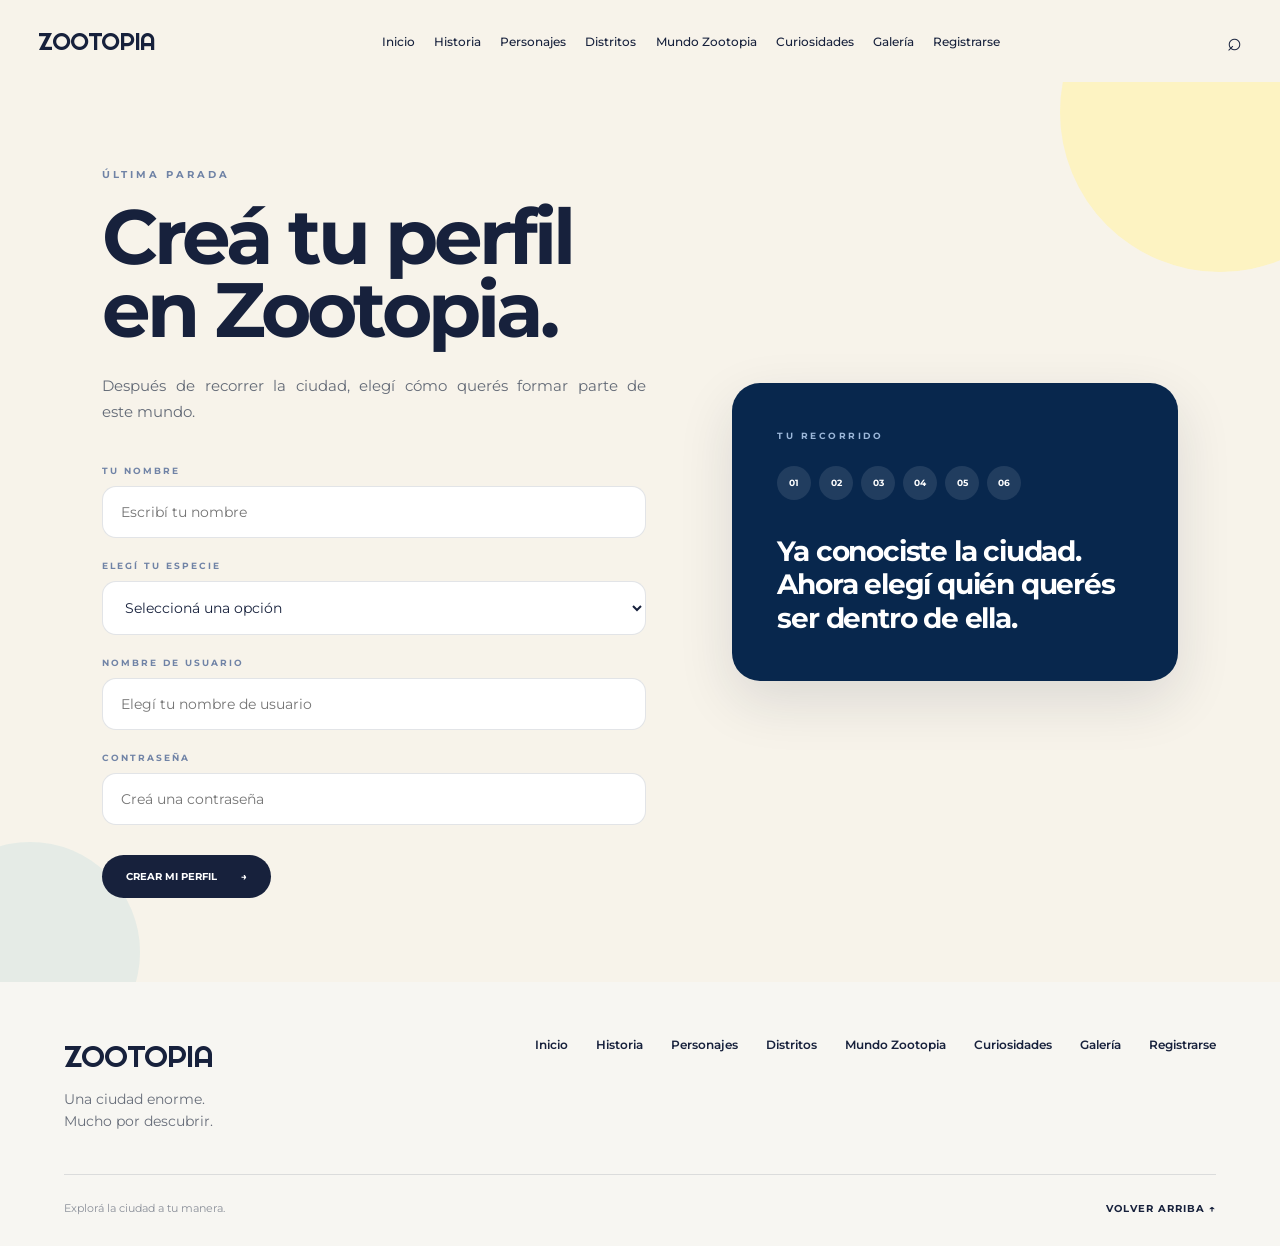
<file: registro.html>
<!DOCTYPE html>
<html lang="es">

<head>
    <meta charset="UTF-8">
    <meta name="viewport" content="width=device-width, initial-scale=1.0">

    <title>Zootopia | Crear perfil</title>

    <link rel="preconnect" href="https://fonts.googleapis.com">
    <link rel="preconnect" href="https://fonts.gstatic.com" crossorigin>

    <link
        href="https://fonts.googleapis.com/css2?family=Montserrat:wght@400;500;600;700;800&family=Righteous&display=swap"
        rel="stylesheet"
    >

    <link rel="stylesheet" href="../css/estilos.css">
    <link rel="stylesheet" href="../css/registro.css?v=2">

</head>

<body class="pagina-registro">

    <!-- =====================================================
         HEADER
    ====================================================== -->

    <header class="navbar registro-navbar">

        <a href="inicio.html" class="logo">
            ZOOTOPIA
        </a>

        <nav>

            <a href="inicio.html">
                Inicio
            </a>

            <a href="historia.html">
                Historia
            </a>

            <a href="personajes.html">
                Personajes
            </a>

            <a href="distritos.html">
                Distritos
            </a>

            <a href="mundo.html">
                Mundo Zootopia
            </a>

            <a href="curiosidades.html">
                Curiosidades
            </a>

            <a href="galeria.html">
                Galería
            </a>

            <a href="registro.html">
                Registrarse
            </a>

        </nav>

        <div class="search">
            ⌕
        </div>

    </header>


    <!-- =====================================================
         REGISTRO
    ====================================================== -->

    <section class="registro">

        <div class="registro-circulo circulo-uno"></div>
        <div class="registro-circulo circulo-dos"></div>

        <div class="registro-contenido">

            <p class="registro-mini">
                ÚLTIMA PARADA
            </p>

            <h1>
                Creá tu perfil<br>
                en Zootopia.
            </h1>

            <p class="registro-bajada">
                Después de recorrer la ciudad, elegí cómo querés formar parte de este mundo.
            </p>

            <form action="bienvenida.php" method="post" class="registro-form">

                <div class="registro-campo">

                    <label for="nombre">
                        TU NOMBRE
                    </label>

                    <input
                        type="text"
                        id="nombre"
                        name="nombre"
                        placeholder="Escribí tu nombre"
                        maxlength="100"
                        required
                    >

                </div>

                <div class="registro-campo">

                    <label for="especie">
                        ELEGÍ TU ESPECIE
                    </label>

                    <select
                        id="especie"
                        name="especie"
                        required
                    >

                        <option value="">
                            Seleccioná una opción
                        </option>

                        <option value="conejo">
                            Conejo
                        </option>

                        <option value="zorro">
                            Zorro
                        </option>

                        <option value="oso">
                            Oso
                        </option>

                        <option value="ciervo">
                            Ciervo
                        </option>

                    </select>

                </div>

                <div class="registro-campo">

                    <label for="usuario">
                        NOMBRE DE USUARIO
                    </label>

                    <input
                        type="text"
                        id="usuario"
                        name="usuario"
                        placeholder="Elegí tu nombre de usuario"
                        maxlength="100"
                        minlength="3"
                        autocomplete="username"
                        required
                    >

                </div>

                <div class="registro-campo">

                    <label for="contrasena">
                        CONTRASEÑA
                    </label>

                    <input
                        type="password"
                        id="contrasena"
                        name="contrasena"
                        placeholder="Creá una contraseña"
                        minlength="8"
                        maxlength="72"
                        autocomplete="new-password"
                        required
                    >

                </div>

                <button type="submit" class="registro-boton">
                    CREAR MI PERFIL
                    <span>→</span>
                </button>

            </form>

        </div>

        <div class="registro-lateral">

            <p>
                TU RECORRIDO
            </p>

            <div class="registro-pasos">

                <span>01</span>
                <span>02</span>
                <span>03</span>
                <span>04</span>
                <span>05</span>
                <span>06</span>

            </div>

            <strong>
                Ya conociste la ciudad.<br>
                Ahora elegí quién querés ser dentro de ella.
            </strong>

        </div>

    </section>


    <!-- =====================================================
         FOOTER
    ====================================================== -->

    <footer class="footer">

        <div class="footer-superior">

            <div class="footer-marca">

                <div class="footer-logo">
                    ZOOTOPIA
                </div>

                <p>
                    Una ciudad enorme.<br>
                    Mucho por descubrir.
                </p>

            </div>

            <div class="footer-links">

                <a href="inicio.html">
                    Inicio
                </a>

                <a href="historia.html">
                    Historia
                </a>

                <a href="personajes.html">
                    Personajes
                </a>

                <a href="distritos.html">
                    Distritos
                </a>

                <a href="mundo.html">
                    Mundo Zootopia
                </a>

                <a href="curiosidades.html">
                    Curiosidades
                </a>

                <a href="galeria.html">
                    Galería
                </a>

                <a href="registro.html">
                    Registrarse
                </a>

            </div>

        </div>

        <div class="footer-linea"></div>

        <div class="footer-inferior">

            <p>
                Explorá la ciudad a tu manera.
            </p>

            <a href="#" class="footer-arriba">
                VOLVER ARRIBA ↑
            </a>

        </div>

    </footer>

</body>

</html>
</file>
<file: css/estilos.css>
/* =========================================================
   CONFIGURACIÓN GENERAL
========================================================= */

* {
  margin: 0;
  padding: 0;
  box-sizing: border-box;
}

html {
  scroll-behavior: smooth;
}

html,
body {
  width: 100%;
  min-height: 100%;
}

body {
  font-family: "Montserrat", sans-serif;
  background-color: #ffffff;
}


/* =========================================================
   HERO
========================================================= */

.hero {
  position: relative;
  width: 100%;
  height: 100vh;
  min-height: 700px;

  background-image:
    linear-gradient(
      90deg,
      rgba(16, 28, 55, 0.45) 0%,
      rgba(16, 28, 55, 0.18) 35%,
      rgba(16, 28, 55, 0.02) 68%
    ),
    url("../imagenes/ciudad-zootopia.png");

  background-size: cover;
  background-position: center;

  overflow: hidden;

  border-radius: 0 0 28px 28px;
}


/* =========================================================
   NAVBAR
========================================================= */

.navbar {
    position: relative;
    z-index: 10;

    width: 100%;
    height: 82px;

    display: flex;
    align-items: center;
    justify-content: space-between;

    gap: 18px;
    padding: 0 3%;

    color: #ffffff;
}

.logo {
    flex-shrink: 0;

    font-family: "Righteous", sans-serif;
    font-size: 24px;
    font-weight: 400;
    letter-spacing: -1px;
}

.navbar nav {
    display: flex;
    align-items: center;
    justify-content: center;

    flex: 1;
    min-width: 0;

    gap: clamp(10px, 1.5vw, 22px);
}

.navbar nav a {
    color: rgba(255, 255, 255, 0.9);

    text-decoration: none;

    font-size: clamp(11px, 0.95vw, 14px);
    font-weight: 500;

    white-space: nowrap;

    transition:
        opacity 0.3s ease,
        transform 0.3s ease;
}

.navbar nav a:hover {
    opacity: 1;
    transform: translateY(-2px);
}

.search {
    flex-shrink: 0;

    color: #ffffff;
    font-size: 25px;
    cursor: pointer;
}


/* =========================================================
   TITULO GRANDE HERO
========================================================= */

.hero-title {
  position: absolute;

  top: 27%;
  left: 5%;

  width: 90%;

  font-family: "Righteous", sans-serif;

  font-size: clamp(54px, 6.2vw, 115px);
  font-weight: 400;

  line-height: 0.9;

  letter-spacing: -4px;

  color: rgba(255, 255, 255, 0.96);

  white-space: nowrap;

  z-index: 2;
}


/* =========================================================
   CONTENIDO HERO
========================================================= */

.hero-content {
  position: absolute;

  left: 5%;
  top: 47%;

  z-index: 5;

  color: #ffffff;
}

.hero-content p {
  max-width: 480px;

  margin-bottom: 28px;

  font-size: 21px;
  line-height: 1.45;
  font-weight: 400;

  color: rgba(255, 255, 255, 0.92);

  text-shadow:
    0 2px 12px rgba(0, 0, 0, 0.18);
}


/* =========================================================
   BOTON HERO
========================================================= */

.hero-button {
  display: inline-flex;
  align-items: center;

  gap: 28px;

  padding: 15px 24px;

  background-color: #17213c;

  color: #ffffff;

  text-decoration: none;

  font-size: 13px;
  font-weight: 700;

  border-radius: 999px;

  box-shadow:
    0 8px 24px rgba(0, 0, 0, 0.18);

  transition:
    transform 0.3s ease,
    background-color 0.3s ease,
    box-shadow 0.3s ease;
}

.hero-button:hover {
  transform: translateY(-3px);

  background-color: #263659;

  box-shadow:
    0 12px 28px rgba(0, 0, 0, 0.22);
}

.hero-button span {
  font-size: 18px;
}


/* =========================================================
   TEST DE PERSONAJE
========================================================= */

.test-personaje {
  padding: 58px 5% 64px;

  background-color: #17213c;

  color: #ffffff;
}


/* ENCABEZADO TEST */

.test-encabezado {
  max-width: 620px;

  margin-bottom: 30px;
}

.test-mini {
  margin-bottom: 10px;

  font-size: 9px;
  font-weight: 700;

  letter-spacing: 2.6px;

  color: rgba(255, 255, 255, 0.5);
}

.test-encabezado h2 {
  margin-bottom: 12px;

  font-size: clamp(30px, 3.1vw, 44px);

  line-height: 1.02;

  letter-spacing: -1.5px;
}

.test-bajada {
  max-width: 520px;

  font-size: 13px;
  line-height: 1.55;

  color: rgba(255, 255, 255, 0.68);
}


/* CONTENEDOR TEST */

.test-contenedor {
  max-width: 760px;

  padding: 32px;

  border-radius: 22px;

  background-color: #f6f4ef;

  color: #17213c;

  box-shadow:
    0 18px 50px rgba(0, 0, 0, 0.18);
}


/* PROGRESO */

.test-progreso {
  margin-bottom: 28px;
}

.test-progreso-texto {
  margin-bottom: 8px;

  font-size: 10px;
  font-weight: 700;

  color: #7b8496;
}

.test-barra {
  width: 100%;
  height: 3px;

  overflow: hidden;

  border-radius: 999px;

  background-color: #dfe3ea;
}

.test-barra-activa {
  width: 33.33%;
  height: 100%;

  border-radius: 999px;

  background-color: #7ea1d4;

  transition: width 0.4s ease;
}


/* PREGUNTA TEST */

.test-pregunta h3 {
  margin-bottom: 20px;

  font-size: 23px;

  line-height: 1.2;

  letter-spacing: -0.8px;
}

.test-opciones {
  display: grid;

  grid-template-columns: repeat(2, 1fr);

  gap: 10px;
}

.test-opcion {
  min-height: 54px;

  padding: 12px 14px;

  border: 1px solid #d5dae3;
  border-radius: 12px;

  background-color: #ffffff;

  color: #17213c;

  font-family: "Montserrat", sans-serif;

  font-size: 12px;
  font-weight: 600;

  cursor: pointer;

  transition:
    background-color 0.25s ease,
    color 0.25s ease,
    border-color 0.25s ease,
    transform 0.25s ease;
}

.test-opcion:hover {
  background-color: #17213c;

  color: #ffffff;

  border-color: #17213c;

  transform: translateY(-2px);
}


/* RESULTADO TEST */

.test-resultado {
  display: none;

  text-align: center;
}

.test-resultado.activo {
  display: block;
}

.resultado-mini {
  margin-bottom: 12px;

  font-size: 9px;
  font-weight: 700;

  letter-spacing: 2.3px;

  color: #7b8496;
}

.resultado-emoji {
  margin-bottom: 10px;

  font-size: 54px;
}

.test-resultado h3 {
  margin-bottom: 12px;

  font-size: 30px;

  letter-spacing: -1px;
}

.test-resultado > p:last-of-type {
  max-width: 460px;

  margin: 0 auto 22px;

  font-size: 13px;
  line-height: 1.55;

  color: #666e7b;
}

.resultado-reiniciar {
  display: inline-flex;
  align-items: center;

  gap: 12px;

  padding: 11px 18px;

  border: none;
  border-radius: 999px;

  background-color: #17213c;

  color: #ffffff;

  font-family: "Montserrat", sans-serif;

  font-size: 10px;
  font-weight: 700;

  cursor: pointer;

  transition:
    transform 0.3s ease,
    background-color 0.3s ease;
}

.resultado-reiniciar:hover {
  transform: translateY(-2px);

  background-color: #263659;
}


/* =========================================================
   EXPLORAR
========================================================= */

.explorar {
  width: 100%;

  padding: 45px 5% 60px;

  background-color: #f7f6f2;
}


/* ENCABEZADO EXPLORAR */

.explorar-encabezado {
  width: 100%;
  max-width: 820px;

  margin-bottom: 34px;
}

.explorar-mini {
  margin-bottom: 12px;

  font-size: 11px;
  font-weight: 700;

  letter-spacing: 2.2px;

  color: #667085;
}

.explorar-encabezado h2 {
  max-width: 760px;

  margin-bottom: 16px;

  font-size: clamp(36px, 3.4vw, 50px);

  line-height: 1.02;

  letter-spacing: -1.8px;

  color: #17213c;
}

.explorar-bajada {
  max-width: 580px;

  font-size: 16px;
  line-height: 1.45;

  color: #555b68;
}


/* GRID EXPLORAR */

.explorar-grid {
  display: grid;

  grid-template-columns: 1.35fr 1fr;

  grid-template-rows: 230px 230px;

  gap: 16px;
}


/* CARDS */

.explorar-card {
  position: relative;

  display: block;

  overflow: hidden;

  border-radius: 20px;

  text-decoration: none;

  color: #ffffff;
}

.card-historia {
  grid-row: 1 / 3;
}

.explorar-card img {
  position: absolute;

  width: 100%;
  height: 100%;

  object-fit: cover;

  transition: transform 0.6s ease;
}

.explorar-card:hover img {
  transform: scale(1.05);
}

.card-overlay {
  position: absolute;

  inset: 0;

  background:
    linear-gradient(
      180deg,
      rgba(0, 0, 0, 0.03) 30%,
      rgba(0, 0, 0, 0.62) 100%
    );
}


/* CONTENIDO CARDS */

.card-contenido {
  position: absolute;

  left: 0;
  bottom: 0;

  z-index: 2;

  width: 100%;

  display: grid;

  grid-template-columns: auto 1fr auto;

  align-items: end;

  gap: 15px;

  padding: 20px;
}

.card-contenido > span {
  padding-bottom: 4px;

  font-size: 10px;

  opacity: 0.75;
}

.card-contenido p {
  margin-bottom: 3px;

  font-size: 9px;
  font-weight: 700;

  letter-spacing: 1.6px;

  opacity: 0.8;
}

.card-contenido h3 {
  font-size: clamp(20px, 1.8vw, 29px);

  line-height: 1;

  letter-spacing: -0.8px;
}


/* FLECHAS */

.card-flecha {
  width: 40px;
  height: 40px;

  display: flex;
  align-items: center;
  justify-content: center;

  border-radius: 50%;

  background-color: rgba(255, 255, 255, 0.95);

  color: #17213c;

  font-size: 16px;

  transition:
    transform 0.3s ease,
    background-color 0.3s ease;
}

.explorar-card:hover .card-flecha {
  transform: translateX(5px);

  background-color: #ffffff;
}


/* =========================================================
   DATOS
========================================================= */

.datos {
  width: 100%;

  display: grid;

  grid-template-columns: repeat(3, 1fr);

  background-color: #17213c;

  color: #ffffff;
}

.dato {
  position: relative;

  padding: 46px 40px;

  text-align: center;

  background-color: #17213c;
}

.dato:not(:last-child)::after {
  content: "";

  position: absolute;

  top: 22%;
  right: 0;

  width: 1px;
  height: 56%;

  background-color: rgba(255, 255, 255, 0.12);
}

.dato-numero {
  display: block;

  margin-bottom: 8px;

  font-size: 48px;
  font-weight: 700;

  letter-spacing: -1px;

  color: #ffffff;
}

.dato-titulo {
  margin-bottom: 8px;

  font-size: 10px;
  font-weight: 700;

  letter-spacing: 2.2px;

  color: #89a7d2;
}

.dato-texto {
  max-width: 220px;

  margin: 0 auto;

  font-size: 13px;
  line-height: 1.5;

  color: rgba(255, 255, 255, 0.72);
}


/* =========================================================
   PAGINA DE INGRESO
========================================================= */

.pagina-ingreso {
  margin: 0;

  min-height: 100vh;

  background-color: #f5f3ee;

  font-family: "Montserrat", sans-serif;
}

.ingreso {
  width: 100%;
  min-height: 100vh;

  display: grid;

  grid-template-columns: 1.15fr 0.85fr;
}


/* IMAGEN IZQUIERDA INGRESO */

.ingreso-imagen {
  position: relative;

  min-height: 100vh;

  padding: 45px 55px;

  background-image:
    linear-gradient(
      180deg,
      rgba(12, 25, 53, 0.12),
      rgba(12, 25, 53, 0.62)
    ),
    url("../imagenes/ciudad-zootopia.png");

  background-size: cover;
  background-position: center;

  color: #ffffff;
}

.ingreso-logo {
  position: relative;

  z-index: 2;

  color: #ffffff;

  text-decoration: none;

  font-family: "Righteous", sans-serif;

  font-size: 26px;
}

.ingreso-frase {
  position: absolute;

  left: 55px;
  bottom: 60px;
}

.ingreso-frase p {
  margin-bottom: 12px;

  font-size: 11px;
  font-weight: 700;

  letter-spacing: 3px;

  opacity: 0.8;
}

.ingreso-frase h1 {
  font-size: clamp(45px, 4vw, 70px);

  line-height: 0.98;

  letter-spacing: -3px;
}


/* FORMULARIO */

.ingreso-formulario {
  min-height: 100vh;

  display: flex;
  align-items: center;
  justify-content: center;

  padding: 60px;

  background-color: #f7f6f2;
}

.form-contenedor {
  width: 100%;
  max-width: 480px;
}

.form-mini {
  margin-bottom: 14px;

  color: #68738a;

  font-size: 10px;
  font-weight: 700;

  letter-spacing: 2.5px;
}

.form-contenedor h2 {
  margin-bottom: 12px;

  color: #17213c;

  font-size: 40px;

  line-height: 1.05;

  letter-spacing: -1.8px;
}

.form-bajada {
  margin-bottom: 38px;

  color: #656b77;

  font-size: 14px;
  line-height: 1.6;
}


/* CAMPOS */

.campo {
  margin-bottom: 23px;
}

.campo label {
  display: block;

  margin-bottom: 9px;

  color: #263047;

  font-size: 12px;
  font-weight: 600;
}

.campo input,
.campo select {
  width: 100%;
  height: 52px;

  padding: 0 16px;

  border: 1px solid #d5d8df;
  border-radius: 12px;

  outline: none;

  background-color: #ffffff;

  color: #17213c;

  font-family: "Montserrat", sans-serif;

  font-size: 13px;

  transition:
    border-color 0.3s ease,
    box-shadow 0.3s ease;
}

.campo input:focus,
.campo select:focus {
  border-color: #63769f;

  box-shadow:
    0 0 0 3px rgba(99, 118, 159, 0.12);
}


/* BOTON INGRESO */

.boton-ingreso {
  width: 100%;
  height: 54px;

  margin-top: 8px;

  padding: 0 20px;

  display: flex;
  align-items: center;
  justify-content: space-between;

  border: none;
  border-radius: 999px;

  background-color: #17213c;

  color: #ffffff;

  font-family: "Montserrat", sans-serif;

  font-size: 12px;
  font-weight: 700;

  letter-spacing: 0.5px;

  cursor: pointer;

  transition:
    background-color 0.3s ease,
    transform 0.3s ease;
}

.boton-ingreso:hover {
  background-color: #2c3c63;

  transform: translateY(-2px);
}

.boton-ingreso span {
  font-size: 18px;
}

.form-ayuda {
  margin-top: 18px;

  text-align: center;

  color: #8a8f99;

  font-size: 11px;
}


/* =========================================================
   PANTALLA DE CARGA
========================================================= */

.pantalla-carga {
  position: fixed;

  inset: 0;

  z-index: 9999;

  display: flex;
  align-items: center;
  justify-content: center;

  background-color: #17213c;

  color: #ffffff;

  opacity: 0;
  visibility: hidden;

  transition:
    opacity 0.4s ease,
    visibility 0.4s ease;
}

.pantalla-carga.activa {
  opacity: 1;

  visibility: visible;
}

.carga-contenido {
  width: 90%;
  max-width: 620px;

  text-align: center;
}

.carga-mini {
  margin-bottom: 16px;

  font-size: 10px;
  font-weight: 700;

  letter-spacing: 3px;

  color: rgba(255, 255, 255, 0.6);
}

.carga-contenido h2 {
  margin-bottom: 45px;

  font-size: 42px;

  line-height: 1.05;

  letter-spacing: -2px;
}


/* ANIMAL CARGANDO */

.camino-animal {
  position: relative;

  width: 100%;
  height: 90px;

  margin-bottom: 12px;

  overflow: hidden;
}

.animal-cargando {
  position: absolute;

  left: -70px;
  bottom: 15px;

  font-size: 52px;
}

.pantalla-carga.activa .animal-cargando {
  animation: caminar-animal 2.4s linear forwards;
}

@keyframes caminar-animal {
  0% {
    left: -70px;
    transform: translateY(0);
  }

  10% {
    transform: translateY(-8px);
  }

  20% {
    transform: translateY(0);
  }

  30% {
    transform: translateY(-8px);
  }

  40% {
    transform: translateY(0);
  }

  50% {
    transform: translateY(-8px);
  }

  60% {
    transform: translateY(0);
  }

  70% {
    transform: translateY(-8px);
  }

  80% {
    transform: translateY(0);
  }

  90% {
    transform: translateY(-8px);
  }

  100% {
    left: calc(100% + 20px);
    transform: translateY(0);
  }
}


/* BARRA DE CARGA */

.carga-barra {
  width: 100%;
  height: 3px;

  overflow: hidden;

  background-color: rgba(255, 255, 255, 0.15);

  border-radius: 999px;
}

.carga-progreso {
  width: 0;
  height: 100%;

  background-color: #ffffff;
}

.pantalla-carga.activa .carga-progreso {
  animation: cargar-barra 2.4s ease forwards;
}

@keyframes cargar-barra {
  from {
    width: 0;
  }

  to {
    width: 100%;
  }
}

.carga-texto {
  margin-top: 18px;

  font-size: 12px;

  color: rgba(255, 255, 255, 0.55);
}


/* =========================================================
   PAGINA BIENVENIDA
========================================================= */

.pagina-bienvenida {
  position: relative;

  margin: 0;

  width: 100%;
  min-height: 100vh;

  overflow: hidden;

  font-family: "Montserrat", sans-serif;

  background-color: #08274d;
}


/* DECORACION BIENVENIDA */

.pagina-bienvenida::before {
  content: "";

  position: absolute;

  width: 500px;
  height: 500px;

  top: -220px;
  left: -180px;

  border-radius: 50%;

  background-color: rgba(91, 143, 201, 0.13);

  filter: blur(20px);
}

.pagina-bienvenida::after {
  content: "";

  position: absolute;

  width: 450px;
  height: 450px;

  right: -170px;
  bottom: -230px;

  border-radius: 50%;

  background-color: rgba(116, 164, 214, 0.1);

  filter: blur(25px);
}


/* CONTENIDO BIENVENIDA */

.bienvenida {
  position: relative;

  z-index: 2;

  width: 100%;
  min-height: 100vh;

  display: flex;
  align-items: center;
  justify-content: center;

  padding: 40px;
}

.bienvenida-contenido {
  width: 100%;
  max-width: 650px;

  display: flex;
  flex-direction: column;
  align-items: center;

  text-align: center;

  color: #ffffff;
}

.bienvenida-mini {
  margin-bottom: 24px;

  font-size: 10px;
  font-weight: 700;

  letter-spacing: 3px;

  color: #9db8da;
}

.bienvenida-animal {
  margin-bottom: 22px;

  font-size: 58px;

  line-height: 1;

  animation: animal-flotar 3s ease-in-out infinite;
}

@keyframes animal-flotar {
  0%,
  100% {
    transform: translateY(0);
  }

  50% {
    transform: translateY(-7px);
  }
}

.bienvenida-contenido h1 {
  width: 100%;
  max-width: 650px;

  margin-bottom: 24px;

  font-size: clamp(48px, 5vw, 76px);

  line-height: 0.98;

  letter-spacing: -3px;

  text-align: center;

  color: #ffffff;
}

.bienvenida-texto {
  max-width: 560px;

  margin: 0 auto 34px;

  font-size: 15px;
  line-height: 1.7;

  text-align: center;

  color: rgba(255, 255, 255, 0.75);
}

.bienvenida-texto strong {
  color: #ffffff;

  font-weight: 700;
}


/* BOTON BIENVENIDA */

.bienvenida-boton {
  display: inline-flex;
  align-items: center;
  justify-content: center;

  gap: 28px;

  padding: 16px 26px;

  border-radius: 999px;

  background-color: #ffffff;

  color: #17213c;

  text-decoration: none;

  font-size: 12px;
  font-weight: 700;

  box-shadow:
    0 12px 35px rgba(0, 0, 0, 0.18);

  transition:
    transform 0.3s ease,
    background-color 0.3s ease,
    box-shadow 0.3s ease;
}

.bienvenida-boton:hover {
  transform: translateY(-4px);

  background-color: #f1f4f8;

  box-shadow:
    0 16px 40px rgba(0, 0, 0, 0.24);
}

.bienvenida-boton span {
  font-size: 18px;

  transition: transform 0.3s ease;
}

.bienvenida-boton:hover span {
  transform: translateX(4px);
}


/* LINEA DECORATIVA */

.bienvenida-contenido::after {
  content: "";

  width: 42px;
  height: 2px;

  margin-top: 38px;

  border-radius: 999px;

  background-color: rgba(255, 255, 255, 0.25);
}


/* =========================================================
   FOOTER
========================================================= */

.footer {
  width: 100%;

  padding: 55px 5% 28px;

  background-color: #f7f6f2;

  color: #17213c;
}

.footer-superior {
  width: 100%;

  display: flex;
  align-items: flex-start;
  justify-content: space-between;

  gap: 60px;
}


/* MARCA */

.footer-marca {
  max-width: 320px;
}

.footer-logo {
  margin-bottom: 14px;

  font-family: "Righteous", sans-serif;

  font-size: 30px;

  letter-spacing: -1px;

  color: #17213c;
}

.footer-marca p {
  font-size: 14px;
  line-height: 1.55;

  color: #686e7a;
}


/* LINKS */

.footer-links {
  display: flex;
  align-items: center;
  flex-wrap: wrap;

  gap: 28px;
}

.footer-links a {
  position: relative;

  color: #17213c;

  text-decoration: none;

  font-size: 12px;
  font-weight: 600;

  transition:
    opacity 0.3s ease,
    transform 0.3s ease;
}

.footer-links a:hover {
  opacity: 0.6;

  transform: translateY(-2px);
}


/* LINEA FOOTER */

.footer-linea {
  width: 100%;
  height: 1px;

  margin: 42px 0 24px;

  background-color: rgba(23, 33, 60, 0.12);
}


/* PARTE INFERIOR */

.footer-inferior {
  display: flex;
  align-items: center;
  justify-content: space-between;

  gap: 30px;
}

.footer-inferior p {
  font-size: 11px;

  color: #8a8f99;
}

.footer-arriba {
  display: inline-flex;
  align-items: center;

  color: #17213c;

  text-decoration: none;

  font-size: 10px;
  font-weight: 700;

  letter-spacing: 1px;

  transition:
    transform 0.3s ease,
    opacity 0.3s ease;
}

.footer-arriba:hover {
  transform: translateY(-3px);

  opacity: 0.65;
}


/* =========================================================
   RESPONSIVE GENERAL
========================================================= */

@media (max-width: 1100px) {

  .navbar nav {
    gap: 20px;
  }

  .navbar nav a {
    font-size: 13px;
  }

  .hero-title {
    font-size: 10vw;
  }

  .hero-content {
    top: 48%;
  }
}


@media (max-width: 900px) {

  .explorar {
    padding: 60px 5%;
  }

  .explorar-encabezado h2 {
    font-size: 46px;
  }

  .explorar-grid {
    grid-template-columns: 1fr;

    grid-template-rows:
      340px
      240px
      240px;
  }

  .card-historia {
    grid-row: auto;
  }

  .datos {
    grid-template-columns: 1fr;
  }

  .dato:not(:last-child)::after {
    top: auto;
    right: 10%;
    bottom: 0;

    width: 80%;
    height: 1px;
  }
}


@media (max-width: 850px) {

  .navbar nav {
    display: none;
  }

  .hero-title {
    top: 28%;

    font-size: 14vw;

    letter-spacing: -3px;
  }

  .hero-content {
    top: 48%;
  }

  .hero-content p {
    font-size: 20px;
  }

  .ingreso {
    grid-template-columns: 1fr;
  }

  .ingreso-imagen {
    min-height: 420px;
  }

  .ingreso-formulario {
    min-height: auto;

    padding: 70px 8%;
  }
}


@media (max-width: 800px) {

  .footer {
    padding: 45px 6% 25px;
  }

  .footer-superior {
    flex-direction: column;

    gap: 35px;
  }

  .footer-links {
    gap: 18px 24px;
  }
}


@media (max-width: 700px) {

  .test-personaje {
    padding: 48px 6%;
  }

  .test-contenedor {
    padding: 26px 20px;
  }

  .test-opciones {
    grid-template-columns: 1fr;
  }

  .test-pregunta h3 {
    font-size: 21px;
  }
}


@media (max-width: 600px) {

  .hero {
    min-height: 620px;

    background-position: center;
  }

  .navbar {
    height: 75px;

    padding: 0 6%;
  }

  .logo {
    font-size: 21px;
  }

  .hero-title {
    top: 29%;
    left: 6%;

    width: 88%;

    font-size: 15vw;

    letter-spacing: -2px;
  }

  .hero-content {
    left: 6%;
    top: 46%;
  }

  .hero-content p {
    margin-bottom: 22px;

    font-size: 18px;
  }

  .hero-button {
    padding: 13px 19px;

    gap: 18px;

    font-size: 11px;
  }


  /* EXPLORAR */

  .explorar {
    padding: 50px 6% 60px;
  }

  .explorar-encabezado {
    margin-bottom: 30px;
  }

  .explorar-encabezado h2 {
    font-size: 36px;

    line-height: 1;

    letter-spacing: -1.5px;
  }

  .explorar-bajada {
    font-size: 15px;
  }

  .explorar-grid {
    grid-template-rows:
      300px
      220px
      220px;
  }

  .explorar-card {
    border-radius: 18px;
  }

  .card-contenido {
    padding: 18px;
  }

  .card-contenido h3 {
    font-size: 22px;
  }

  .card-flecha {
    width: 38px;
    height: 38px;

    font-size: 16px;
  }


  /* DATOS */

  .dato {
    padding: 34px 24px;
  }

  .dato-numero {
    font-size: 40px;
  }


  /* BIENVENIDA */

  .bienvenida {
    padding: 30px 22px;
  }

  .bienvenida-contenido {
    max-width: 100%;
  }

  .bienvenida-animal {
    font-size: 52px;
  }

  .bienvenida-contenido h1 {
    font-size: 44px;

    line-height: 1;

    letter-spacing: -2px;
  }

  .bienvenida-texto {
    max-width: 430px;

    font-size: 14px;
  }

  .bienvenida-boton {
    padding: 14px 22px;

    gap: 20px;
  }
}


@media (max-width: 550px) {

  .footer-links {
    flex-direction: column;
    align-items: flex-start;

    gap: 14px;
  }

  .footer-inferior {
    flex-direction: column;
    align-items: flex-start;

    gap: 15px;
  }

  .footer-linea {
    margin: 32px 0 22px;
  }
}


@media (max-width: 500px) {

  .ingreso-imagen {
    min-height: 350px;

    padding: 30px;
  }

  .ingreso-frase {
    left: 30px;
    bottom: 35px;
  }

  .ingreso-frase h1 {
    font-size: 42px;
  }

  .ingreso-formulario {
    padding: 55px 7%;
  }

  .form-contenedor h2 {
    font-size: 34px;
  }
}


/* =========================================================
   PAGINA HISTORIA
========================================================= */

.pagina-historia {
  margin: 0;

  background-color: #f7f6f2;

  color: #17213c;

  font-family: "Montserrat", sans-serif;
}


/* =========================================================
   HERO HISTORIA
========================================================= */

.historia-hero {
  position: relative;

  width: 100%;
  height: 100vh;
  min-height: 700px;

  overflow: hidden;

  background-image:
    linear-gradient(
      90deg,
      rgba(8, 25, 52, 0.78) 0%,
      rgba(8, 25, 52, 0.52) 38%,
      rgba(8, 25, 52, 0.12) 75%
    ),
    url("../imagenes/historia.jpg");

  background-size: cover;
  background-position: center;

  color: #ffffff;

  border-radius: 0 0 28px 28px;
}


/* NAVBAR HISTORIA */

.historia-navbar {
  position: relative;

  z-index: 10;
}

.historia-navbar .logo {
  color: #ffffff;

  text-decoration: none;
}

.historia-navbar nav a {
  position: relative;
}

.historia-navbar nav a.nav-activo {
  color: #ffffff;
}

.historia-navbar nav a.nav-activo::after {
  content: "";

  position: absolute;

  left: 0;
  bottom: -8px;

  width: 100%;
  height: 2px;

  border-radius: 999px;

  background-color: #ffffff;
}


/* CONTENIDO HERO HISTORIA */

.historia-hero-contenido {
  position: absolute;

  left: 7%;
  top: 50%;

  width: 90%;
  max-width: 680px;

  transform: translateY(-43%);

  z-index: 3;
}

.historia-mini {
  margin-bottom: 18px;

  font-size: 10px;
  font-weight: 700;

  letter-spacing: 3px;

  color: rgba(255, 255, 255, 0.68);
}

.historia-hero-contenido h1 {
  margin-bottom: 24px;

  font-size: clamp(60px, 6vw, 105px);

  line-height: 0.88;

  letter-spacing: -5px;

  color: #ffffff;
}

.historia-hero-texto {
  max-width: 520px;

  margin-bottom: 32px;

  font-size: 16px;
  line-height: 1.65;

  color: rgba(255, 255, 255, 0.82);
}

.historia-boton {
  display: inline-flex;
  align-items: center;
  justify-content: center;

  gap: 28px;

  padding: 15px 24px;

  border-radius: 999px;

  background-color: #ffffff;

  color: #17213c;

  text-decoration: none;

  font-size: 11px;
  font-weight: 700;

  transition:
    transform 0.3s ease,
    background-color 0.3s ease;
}

.historia-boton:hover {
  transform: translateY(-3px);

  background-color: #edf1f6;
}

.historia-boton span {
  font-size: 17px;
}


/* INDICADOR SCROLL */

.historia-scroll {
  position: absolute;

  right: 4%;
  bottom: 38px;

  z-index: 3;

  display: flex;
  flex-direction: column;
  align-items: center;

  gap: 10px;
}

.historia-scroll span {
  font-size: 8px;
  font-weight: 700;

  letter-spacing: 2px;

  color: rgba(255, 255, 255, 0.55);

  writing-mode: vertical-rl;
}

.historia-scroll-linea {
  width: 1px;
  height: 45px;

  background-color: rgba(255, 255, 255, 0.4);
}


/* =========================================================
   INTRO HISTORIA
========================================================= */

.historia-intro {
  width: 100%;

  display: grid;
  grid-template-columns: 70px 1fr;

  gap: 0;

  padding: 100px 7% 0;

  background-color: #f7f6f2;
}


/* MARCA 01 */

.historia-intro-marca {
  display: flex;
  flex-direction: column;
  align-items: center;
}

.historia-intro-marca span {
  display: flex;
  align-items: center;
  justify-content: center;

  width: 46px;
  height: 46px;

  flex-shrink: 0;

  border: 1px solid rgba(23, 33, 60, 0.22);
  border-radius: 50%;

  background-color: #f7f6f2;

  color: #17213c;

  font-size: 10px;
  font-weight: 700;
}

.historia-intro-marca div {
  width: 1px;
  height: 100%;

  min-height: 300px;

  background-color: rgba(23, 33, 60, 0.16);
}


/* CONTENIDO 01 */

.historia-intro-contenido {
  display: grid;

  grid-template-columns: 0.78fr 1.22fr;

  align-items: start;

  gap: 7%;

  padding: 0 0 100px 5%;
}

.historia-intro-titulo {
  width: 100%;
}

.historia-intro-titulo p {
  margin-bottom: 15px;

  font-size: 9px;
  font-weight: 700;

  letter-spacing: 2.5px;

  color: #71809c;
}

.historia-intro-titulo h2 {
  margin: 0;

  font-size: clamp(42px, 4vw, 66px);

  line-height: 0.95;

  letter-spacing: -3px;

  color: #17213c;
}

.historia-intro-texto {
  width: 100%;

  padding-top: 27px;
}

.historia-intro-texto p {
  max-width: 520px;

  margin: 0 0 18px;

  font-size: 14px;
  line-height: 1.75;

  color: #626977;
}


/* =========================================================
   TIMELINE HISTORIA
========================================================= */

.timeline-historia {
  width: 100%;

  padding: 30px 7% 120px;

  background-color: #f7f6f2;
}

.timeline-etapa {
  display: grid;

  grid-template-columns: 70px 1fr;

  width: 100%;
}


/* LINEA Y NUMERO */

.timeline-marca {
  display: flex;
  flex-direction: column;
  align-items: center;
}

.timeline-marca span {
  display: flex;
  align-items: center;
  justify-content: center;

  width: 46px;
  height: 46px;

  flex-shrink: 0;

  border: 1px solid rgba(23, 33, 60, 0.22);
  border-radius: 50%;

  background-color: #f7f6f2;

  color: #17213c;

  font-size: 10px;
  font-weight: 700;
}

.timeline-marca div {
  width: 1px;
  height: 100%;

  min-height: 570px;

  background-color: rgba(23, 33, 60, 0.16);
}


/* CONTENIDO ETAPA */

.timeline-contenido {
  display: grid;

  grid-template-columns: 0.78fr 1.22fr;

  align-items: center;

  gap: 7%;

  padding: 0 0 100px 5%;
}

.timeline-contenido-invertido {
  grid-template-columns: 1.22fr 0.78fr;
}

.timeline-contenido-invertido .timeline-texto {
  order: 2;
}

.timeline-contenido-invertido .timeline-imagen {
  order: 1;
}


/* TEXTO */

.timeline-texto {
  max-width: 510px;
}

.timeline-mini {
  margin-bottom: 15px;

  font-size: 9px;
  font-weight: 700;

  letter-spacing: 2.6px;

  color: #71809c;
}

.timeline-texto h2 {
  margin-bottom: 25px;

  font-size: clamp(42px, 4vw, 66px);

  line-height: 0.95;

  letter-spacing: -3px;

  color: #17213c;
}

.timeline-texto > p:not(.timeline-mini) {
  max-width: 460px;

  margin-bottom: 15px;

  font-size: 14px;
  line-height: 1.75;

  color: #626977;
}


/* IMAGENES */

.timeline-imagen {
  position: relative;

  width: 100%;
  height: 430px;

  overflow: hidden;

  border-radius: 22px;
}

.timeline-imagen-grande {
  height: 540px;
}

.timeline-imagen img {
  width: 100%;
  height: 100%;

  object-fit: cover;

  transition: transform 0.7s ease;
}

.timeline-etapa:hover .timeline-imagen img {
  transform: scale(1.025);
}


/* =========================================================
   FRASE ENTRE ETAPAS
========================================================= */

.historia-frase {
  width: calc(100% - 140px);
  max-width: 1050px;

  margin: 0 auto 70px;

  padding: 42px 55px;

  border-top: 1px solid rgba(23, 33, 60, 0.12);
  border-bottom: 1px solid rgba(23, 33, 60, 0.12);
}

.historia-frase > p {
  margin-bottom: 16px;

  font-size: 9px;
  font-weight: 700;

  letter-spacing: 3px;

  color: #71809c;
}

.historia-frase blockquote {
  max-width: 900px;

  margin: 0;

  font-size: clamp(36px, 3.5vw, 58px);
  font-weight: 600;

  line-height: 1.05;

  letter-spacing: -2.5px;

  color: #17213c;
}


/* =========================================================
   CIERRE HISTORIA
========================================================= */

.historia-final {
  position: relative;

  width: 100%;

  padding: 120px 7%;

  overflow: hidden;

  text-align: center;

  background-color: #08274d;

  color: #ffffff;
}

.historia-final::before {
  content: "";

  position: absolute;

  width: 500px;
  height: 500px;

  top: -300px;
  left: 50%;

  transform: translateX(-50%);

  border-radius: 50%;

  background-color: rgba(126, 161, 212, 0.13);

  filter: blur(20px);
}

.historia-final-mini {
  position: relative;

  margin-bottom: 20px;

  font-size: 9px;
  font-weight: 700;

  letter-spacing: 3px;

  color: #9db8da;
}

.historia-final h2 {
  position: relative;

  max-width: 1000px;

  margin: 0 auto 28px;

  font-size: clamp(48px, 5vw, 80px);

  line-height: 0.97;

  letter-spacing: -4px;

  color: #ffffff;
}

.historia-final-texto {
  position: relative;

  max-width: 570px;

  margin: 0 auto 38px;

  font-size: 14px;
  line-height: 1.7;

  color: rgba(255, 255, 255, 0.68);
}

.historia-final-boton {
  position: relative;

  display: inline-flex;
  align-items: center;

  gap: 26px;

  padding: 15px 25px;

  border-radius: 999px;

  background-color: #ffffff;

  color: #17213c;

  text-decoration: none;

  font-size: 10px;
  font-weight: 700;

  transition:
    transform 0.3s ease,
    background-color 0.3s ease;
}

.historia-final-boton:hover {
  transform: translateY(-3px);

  background-color: #edf1f6;
}

.historia-final-boton span {
  font-size: 17px;
}


/* =========================================================
   RESPONSIVE HISTORIA
========================================================= */

@media (max-width: 900px) {

  .historia-hero-contenido {
    left: 6%;
  }

  .historia-intro {
    grid-template-columns: 50px 1fr;

    padding: 75px 6% 0;
  }

  .historia-intro-contenido {
    grid-template-columns: 1fr;

    gap: 25px;
  }

  .historia-intro-texto {
    padding-top: 0;
  }

  .timeline-historia {
    padding: 20px 6% 90px;
  }

  .timeline-etapa {
    grid-template-columns: 50px 1fr;
  }

  .timeline-contenido,
  .timeline-contenido-invertido {
    grid-template-columns: 1fr;

    gap: 35px;

    padding-left: 5%;
  }

  .timeline-contenido-invertido .timeline-texto,
  .timeline-contenido-invertido .timeline-imagen {
    order: initial;
  }

  .timeline-imagen,
  .timeline-imagen-grande {
    height: 400px;
  }

  .historia-frase {
    width: calc(100% - 100px);

    margin: 0 auto 60px;

    padding: 38px 30px;
  }

}


@media (max-width: 600px) {

  .historia-hero {
    min-height: 650px;

    background-position: center;
  }

  .historia-hero-contenido {
    left: 6%;
    top: 51%;

    width: 88%;
  }

  .historia-hero-contenido h1 {
    font-size: 55px;

    letter-spacing: -3px;
  }

  .historia-hero-texto {
    font-size: 14px;
  }

  .historia-scroll {
    display: none;
  }

  .historia-intro {
    grid-template-columns: 38px 1fr;

    padding: 60px 6% 0;
  }

  .historia-intro-marca span {
    width: 34px;
    height: 34px;

    font-size: 9px;
  }

  .historia-intro-contenido {
    padding-left: 5%;
  }

  .historia-intro-titulo h2 {
    font-size: 40px;

    letter-spacing: -2px;
  }

  .timeline-etapa {
    grid-template-columns: 38px 1fr;
  }

  .timeline-marca span {
    width: 34px;
    height: 34px;

    font-size: 9px;
  }

  .timeline-contenido {
    padding: 0 0 70px 5%;
  }

  .timeline-texto h2 {
    font-size: 40px;

    letter-spacing: -2px;
  }

  .timeline-imagen,
  .timeline-imagen-grande {
    height: 300px;

    border-radius: 17px;
  }

  .historia-frase {
    width: calc(100% - 55px);

    margin: 0 auto 55px;

    padding: 32px 18px;
  }

  .historia-frase blockquote {
    font-size: 34px;

    letter-spacing: -1.8px;
  }

  .historia-final {
    padding: 85px 6%;
  }

  .historia-final h2 {
    font-size: 44px;

    letter-spacing: -2.5px;
  }

}
/* =========================================================
   FLIP CARD HISTORIA
========================================================= */

.flip-card {
  width: 100%;
  height: 540px;

  perspective: 1400px;
}

.flip-card-inner {
  position: relative;

  width: 100%;
  height: 100%;

  transition: transform 0.8s cubic-bezier(0.2, 0.7, 0.2, 1);

  transform-style: preserve-3d;
}

.flip-card.activa .flip-card-inner {
  transform: rotateY(180deg);
}


/* CARAS */

.flip-card-face {
  position: absolute;

  inset: 0;

  width: 100%;
  height: 100%;

  overflow: hidden;

  border: none;
  border-radius: 22px;

  backface-visibility: hidden;
  -webkit-backface-visibility: hidden;
}


/* =========================================================
   FRENTE
========================================================= */

.flip-card-front {
  position: absolute;

  padding: 0;

  background: none;

  cursor: pointer;

  text-align: left;
}

.flip-card-front img {
  width: 100%;
  height: 100%;

  display: block;

  object-fit: cover;
}

.flip-card-overlay {
  position: absolute;

  inset: 0;

  background:
    linear-gradient(
      180deg,
      rgba(6, 17, 38, 0.03) 35%,
      rgba(6, 17, 38, 0.72) 100%
    );
}

.flip-card-frente-texto {
  position: absolute;

  left: 0;
  bottom: 0;

  width: 100%;

  z-index: 2;

  display: grid;
  grid-template-columns: auto 1fr auto;

  align-items: end;

  gap: 15px;

  padding: 24px;

  color: #ffffff;
}

.flip-card-frente-texto > span {
  padding-bottom: 4px;

  font-size: 10px;

  opacity: 0.75;
}

.flip-card-frente-texto p {
  margin-bottom: 4px;

  font-size: 9px;
  font-weight: 700;

  letter-spacing: 2px;

  opacity: 0.75;
}

.flip-card-frente-texto h3 {
  margin: 0;

  font-size: 24px;

  letter-spacing: -1px;
}

.flip-card-frente-texto strong {
  width: 42px;
  height: 42px;

  display: flex;
  align-items: center;
  justify-content: center;

  border-radius: 50%;

  background-color: #ffffff;

  color: #17213c;

  font-size: 17px;
}


/* =========================================================
   DORSO
========================================================= */

.flip-card-back {
  display: flex;
  flex-direction: column;
  justify-content: center;

  padding: 55px;

  transform: rotateY(180deg);

  background-color: #08274d;

  color: #ffffff;
}

.flip-card-mini {
  margin-bottom: 18px;

  font-size: 9px;
  font-weight: 700;

  letter-spacing: 3px;

  color: #9db8da;
}

.flip-card-back h3 {
  max-width: 540px;

  margin-bottom: 26px;

  font-size: clamp(36px, 3.4vw, 55px);

  line-height: 0.98;

  letter-spacing: -2.5px;
}

.flip-card-back > p:not(.flip-card-mini) {
  max-width: 500px;

  margin-bottom: 14px;

  font-size: 14px;
  line-height: 1.7;

  color: rgba(255, 255, 255, 0.72);
}


/* BOTON VOLVER */

.flip-card-volver {
  width: fit-content;

  display: inline-flex;
  align-items: center;

  gap: 10px;

  margin-top: 18px;

  padding: 11px 17px;

  border: 1px solid rgba(255, 255, 255, 0.25);
  border-radius: 999px;

  background-color: transparent;

  color: #ffffff;

  font-family: "Montserrat", sans-serif;

  font-size: 9px;
  font-weight: 700;

  letter-spacing: 0.7px;

  cursor: pointer;

  transition:
    background-color 0.3s ease,
    border-color 0.3s ease;
}

.flip-card-volver:hover {
  background-color: rgba(255, 255, 255, 0.08);

  border-color: rgba(255, 255, 255, 0.5);
}


/* =========================================================
   RESPONSIVE FLIP CARD
========================================================= */

@media (max-width: 900px) {

  .flip-card {
    height: 430px;
  }

  .flip-card-back {
    padding: 38px;
  }

}

@media (max-width: 600px) {

  .flip-card {
    height: 340px;
  }

  .flip-card-face {
    border-radius: 17px;
  }

  .flip-card-back {
    padding: 26px 22px;
  }

  .flip-card-back h3 {
    font-size: 32px;

    letter-spacing: -1.8px;
  }

  .flip-card-back > p:not(.flip-card-mini) {
    font-size: 13px;
  }

  .flip-card-frente-texto {
    padding: 18px;
  }

}
/* =========================================================
   INDICACION TARJETA
========================================================= */

.indicacion-tarjeta {
  display: inline-flex;
  align-items: center;

  gap: 13px;

  margin-top: 24px;
  padding: 12px 17px;

  border: 1px solid rgba(23, 33, 60, 0.18);
  border-radius: 999px;

  background-color: transparent;

  color: #17213c;

  font-family: "Montserrat", sans-serif;
  font-size: 9px;
  font-weight: 700;

  line-height: 1.35;
  letter-spacing: 1.1px;

  text-align: left;

  cursor: pointer;

  transition:
    background-color 0.3s ease,
    color 0.3s ease,
    transform 0.3s ease;
}

.indicacion-tarjeta:hover {
  background-color: #17213c;

  color: #ffffff;

  transform: translateY(-2px);
}

.indicacion-icono {
  display: flex;
  align-items: center;
  justify-content: center;

  width: 30px;
  height: 30px;

  border-radius: 50%;

  background-color: #17213c;

  color: #ffffff;

  font-size: 15px;

  animation: giro-indicacion 2.5s ease-in-out infinite;
}

.indicacion-tarjeta:hover .indicacion-icono {
  background-color: #ffffff;
  color: #17213c;
}

.indicacion-flecha {
  margin-left: 5px;

  font-size: 16px;

  animation: mover-flecha 1.4s ease-in-out infinite;
}

@keyframes giro-indicacion {

  0%,
  70%,
  100% {
    transform: rotate(0deg);
  }

  85% {
    transform: rotate(180deg);
  }

}

@keyframes mover-flecha {

  0%,
  100% {
    transform: translateX(0);
  }

  50% {
    transform: translateX(4px);
  }

}
/* =========================================================
   AJUSTES GENERALES DE ENTREGA
========================================================= */


/* =========================================================
   FONDOS ALTERNADOS
========================================================= */

body {
  background-color: #f7f3ea;
}


/* Secciones claras */

.test-personaje,
.historia-presentacion,
.personajes-hero,
.distritos-intro,
.mundo-escalas {
  background-color: #f7f3ea;
}


/* Secciones blancas, pero no en exceso */

.explorar,
.historia-capitulos,
.personajes-carrusel-seccion,
.distritos-explorar,
.mundo-funciona,
.mundo-dia {
  background-color: #ffffff;
}


/* Segundo tono crema para variar */

.datos,
.personajes-extra,
.distritos-eleccion,
.mundo-movimiento {
  background-color: #fffaf0;
}


/* =========================================================
   JUSTIFICACIÓN DE TEXTOS
========================================================= */

p {
  text-wrap: pretty;
}


/* Párrafos de contenido */

.historia-presentacion-contenido > p:last-child,
.presentacion-texto,
.story-back > p:not(.story-back-mini),

.personajes-bajada,
.personaje-descripcion,
.personaje-extra-card p,

.distritos-bajada,
.distritos-intro-contenido > p:last-child,
.distritos-mensaje > span,
.distrito-resultado > p:last-child,

.mundo-bajada,
.mundo-escalas-intro > p:last-child,
.mundo-funciona-encabezado > p,
.mundo-panel-info > p:not(.mundo-panel-mini),
.mundo-panel-dato p,
.mundo-collage-texto p,
.mundo-dia-resultado > div:last-child > span,

.test-bajada,
.dato-texto,
.explorar-bajada {
  text-align: justify;

  text-align-last: left;

  hyphens: auto;
}


/* =========================================================
   CONSISTENCIA DE ANCHOS DE TEXTO
========================================================= */

.historia-presentacion-contenido > p:last-child,
.personaje-descripcion,
.distritos-intro-contenido > p:last-child,
.mundo-escalas-intro > p:last-child {
  max-width: 620px;
}


/* =========================================================
   MEJOR LEGIBILIDAD
========================================================= */

p {
  line-height: 1.7;
}


/* No justificar títulos, etiquetas ni botones */

h1,
h2,
h3,
h4,
h5,
h6,
button,
a,
strong,
.personajes-mini,
.distritos-mini,
.mundo-mini,
.historia-mini,
.mundo-seccion-mini,
.distritos-intro-mini,
.presentacion-mini {
  text-align: initial;
}
</file>
<file: css/curiosidades.css>
/* =========================================================
   CONFIGURACIÓN
========================================================= */

.pagina-curiosidades {
  margin: 0;

  overflow-x: hidden;

  background-color: #f7f3ea;

  color: #17213c;

  font-family: "Montserrat", sans-serif;
}


/* =========================================================
   HERO
========================================================= */

.curiosidades-hero {
  position: relative;

  width: 100%;
  min-height: 700px;
  height: 100vh;

  overflow: hidden;

  background-image:
  linear-gradient(
    90deg,
    rgba(8, 25, 52, 0.90) 0%,
    rgba(8, 25, 52, 0.76) 45%,
    rgba(8, 25, 52, 0.48) 100%
  ),
  url("../imagenes/hero-curiosidades.png");

  background-size: cover;
  background-position: center;

  color: #ffffff;

  border-radius: 0 0 30px 30px;
}


/* =========================================================
   NAVBAR
========================================================= */

.curiosidades-navbar {
  position: relative;

  z-index: 10;
}

.curiosidades-navbar .logo {
  color: #ffffff;

  text-decoration: none;
}

.curiosidades-navbar nav a {
  position: relative;

  color: rgba(255, 255, 255, 0.9);
}

.curiosidades-navbar nav a.nav-activo::after {
  content: "";

  position: absolute;

  left: 0;
  bottom: -8px;

  width: 100%;
  height: 2px;

  border-radius: 999px;

  background-color: #ffffff;
}

.curiosidades-navbar .search {
  color: #ffffff;
}


/* =========================================================
   HERO CONTENIDO
========================================================= */

.curiosidades-hero-contenido {
  position: absolute;

  left: 7%;
  top: 50%;

  z-index: 3;

  width: 88%;
  max-width: 760px;

  transform: translateY(-42%);
}

.curiosidades-mini {
  margin-bottom: 18px;

  font-size: 10px;
  font-weight: 700;

  letter-spacing: 3px;

  color: rgba(255, 255, 255, 0.7);
}

.curiosidades-hero-contenido h1 {
  margin-bottom: 24px;

  font-size: clamp(58px, 7vw, 112px);

  line-height: 0.88;

  letter-spacing: -5px;

  color: #ffffff;
}

.curiosidades-bajada {
  max-width: 560px;

  margin-bottom: 32px;

  font-size: 16px;
  line-height: 1.7;

  text-align: justify;
  text-align-last: left;

  color: rgba(255, 255, 255, 0.82);
}


/* =========================================================
   BOTÓN HERO
========================================================= */

.curiosidades-boton {
  display: inline-flex;
  align-items: center;

  gap: 24px;

  padding: 15px 24px;

  border-radius: 999px;

  background-color: #ffffff;

  color: #17213c;

  text-decoration: none;

  font-size: 10px;
  font-weight: 700;

  transition:
    transform 0.3s ease,
    background-color 0.3s ease;
}

.curiosidades-boton:hover {
  transform: translateY(-3px);

  background-color: #edf1f6;
}


/* =========================================================
   CÍRCULOS
========================================================= */

.curiosidades-circulo {
  position: absolute;

  border-radius: 50%;

  pointer-events: none;
}

.circulo-uno {
  width: 260px;
  height: 260px;

  top: -100px;
  right: -90px;

  background-color: rgba(255, 243, 181, 0.75);
}

.circulo-dos {
  width: 180px;
  height: 180px;

  left: -70px;
  bottom: -70px;

  background-color: rgba(145, 199, 207, 0.18);
}


/* =========================================================
   INTRO
========================================================= */

.curiosidades-intro {
  position: relative;

  width: 100%;

  display: grid;

  grid-template-columns: 1fr 0.8fr;

  align-items: center;

  gap: 8%;

  padding: 115px 8%;

  overflow: hidden;

  background-color: #f7f3ea;
}

.curiosidades-intro-contenido {
  position: relative;

  z-index: 2;

  max-width: 720px;
}

.curiosidades-seccion-mini {
  margin-bottom: 16px;

  font-size: 10px;
  font-weight: 700;

  letter-spacing: 3px;

  color: #7083a6;
}

.curiosidades-intro-contenido h2 {
  margin-bottom: 26px;

  font-size: clamp(48px, 5vw, 76px);

  line-height: 1.04;

  letter-spacing: -4px;

  color: #17213c;
}

.curiosidades-intro-contenido > p:last-child {
  max-width: 620px;

  font-size: 15px;
  line-height: 1.75;

  text-align: justify;
  text-align-last: left;

  color: #646b77;
}


/* =========================================================
   DATO INTRO
========================================================= */

.curiosidades-intro-dato {
  position: relative;

  z-index: 2;

  display: grid;

  grid-template-columns: 70px 1fr;

  align-items: center;

  gap: 20px;

  padding: 28px;

  border: 1px solid rgba(23, 33, 60, 0.08);
  border-radius: 24px;

  background-color: #ffffff;

  box-shadow:
    0 14px 35px rgba(23, 33, 60, 0.05);
}

.curiosidades-intro-dato > span {
  width: 58px;
  height: 58px;

  display: flex;
  align-items: center;
  justify-content: center;

  border-radius: 50%;

  background-color: #f8ddd3;

  color: #17213c;

  font-size: 26px;
  font-weight: 700;
}

.curiosidades-intro-dato strong {
  display: block;

  margin-bottom: 8px;

  font-size: 10px;

  letter-spacing: 1.8px;
}

.curiosidades-intro-dato p {
  font-size: 12px;
  line-height: 1.6;

  text-align: justify;
  text-align-last: left;

  color: #676e7a;
}


/* =========================================================
   GRID CURIOSIDADES
========================================================= */

.curiosidades-grid-seccion {
  position: relative;

  width: 100%;

  padding: 110px 7% 125px;

  background-color: #ffffff;
}

.curiosidades-grid-encabezado {
  max-width: 820px;

  margin-bottom: 60px;
}

.curiosidades-grid-encabezado h2 {
  margin-bottom: 18px;

  font-size: clamp(46px, 5vw, 74px);

  line-height: 1.02;

  letter-spacing: -4px;
}

.curiosidades-grid-encabezado > span {
  font-size: 14px;

  color: #727986;
}


/* =========================================================
   GRID
========================================================= */

.curiosidades-grid {
  display: grid;

  grid-template-columns: repeat(3, 1fr);

  gap: 18px;
}


/* =========================================================
   TARJETAS
========================================================= */

.curiosidad-card {
  position: relative;

  min-height: 290px;

  overflow: hidden;

  border-radius: 24px;

  border: 1px solid rgba(23, 33, 60, 0.07);

  transition:
    transform 0.3s ease,
    box-shadow 0.3s ease;
}

.curiosidad-card:hover {
  transform: translateY(-5px);

  box-shadow:
    0 18px 45px rgba(23, 33, 60, 0.07);
}

.curiosidad-amarilla {
  background-color: #fff7d6;
}

.curiosidad-celeste {
  background-color: #dfeff1;
}

.curiosidad-coral {
  background-color: #f8ddd3;
}

.curiosidad-violeta {
  background-color: #ececf8;
}


/* =========================================================
   FRENTE TARJETA
========================================================= */

.curiosidad-frente {
  width: 100%;
  min-height: 290px;

  display: flex;
  flex-direction: column;
  align-items: flex-start;

  padding: 28px;

  border: none;

  background-color: transparent;

  color: #17213c;

  font-family: "Montserrat", sans-serif;

  text-align: left;

  cursor: pointer;
}

.curiosidad-numero {
  margin-bottom: 45px;

  font-size: 10px;
  font-weight: 700;

  color: #7083a6;
}

.curiosidad-frente > p {
  margin-bottom: 10px;

  font-size: 9px;
  font-weight: 700;

  letter-spacing: 2.4px;

  color: #7083a6;
}

.curiosidad-frente h3 {
  margin-bottom: 28px;

  font-size: 24px;
  line-height: 1.15;

  letter-spacing: -1px;

  color: #17213c;
}

.curiosidad-ver {
  margin-top: auto;

  font-size: 8px;
  font-weight: 800;

  letter-spacing: 1.2px;
}


/* =========================================================
   RESPUESTA TARJETA
========================================================= */

.curiosidad-respuesta {
  max-height: 0;

  overflow: hidden;

  padding: 0 28px;

  transition:
    max-height 0.4s ease,
    padding 0.4s ease;
}

.curiosidad-respuesta p {
  padding-top: 20px;

  border-top: 1px solid rgba(23, 33, 60, 0.1);

  font-size: 12px;
  line-height: 1.7;

  text-align: justify;
  text-align-last: left;

  color: #5f6673;
}

.curiosidad-card.activa .curiosidad-respuesta {
  max-height: 180px;

  padding: 0 28px 28px;
}


/* =========================================================
   JUEGO
========================================================= */

.curiosidades-juego {
  position: relative;

  width: 100%;

  padding: 110px 7%;

  overflow: hidden;

  background-color: #f7f3ea;
}

.curiosidades-juego-circulo {
  position: absolute;

  width: 250px;
  height: 250px;

  right: -90px;
  top: -90px;

  border-radius: 50%;

  background-color: rgba(168, 173, 215, 0.17);
}

.curiosidades-juego-encabezado {
  position: relative;

  z-index: 2;

  max-width: 800px;

  margin: 0 auto 50px;

  text-align: center;
}

.curiosidades-juego-encabezado h2 {
  margin-bottom: 16px;

  font-size: clamp(46px, 5vw, 72px);

  line-height: 1;

  letter-spacing: -4px;
}

.curiosidades-juego-encabezado > span {
  font-size: 13px;

  color: #6d7481;
}


/* =========================================================
   PREGUNTA
========================================================= */

.curiosidades-pregunta {
  position: relative;

  z-index: 2;

  max-width: 760px;

  margin: 0 auto;

  padding: 40px;

  border-radius: 26px;

  background-color: #ffffff;

  box-shadow:
    0 16px 45px rgba(23, 33, 60, 0.06);

  text-align: center;
}

.curiosidades-pregunta > p {
  max-width: 620px;

  margin: 0 auto 32px;

  font-size: 22px;
  line-height: 1.4;

  color: #17213c;
}

.curiosidades-respuestas {
  display: flex;

  justify-content: center;

  gap: 12px;
}

.curiosidades-respuestas button {
  min-width: 140px;

  padding: 13px 20px;

  border: 1px solid rgba(23, 33, 60, 0.14);
  border-radius: 999px;

  background-color: #f7f3ea;

  color: #17213c;

  font-family: "Montserrat", sans-serif;

  font-size: 9px;
  font-weight: 700;

  letter-spacing: 1.2px;

  cursor: pointer;

  transition:
    transform 0.3s ease,
    background-color 0.3s ease,
    color 0.3s ease;
}

.curiosidades-respuestas button:hover {
  transform: translateY(-3px);

  background-color: #17213c;

  color: #ffffff;
}

.curiosidades-feedback {
  margin-top: 26px;

  padding-top: 22px;

  border-top: 1px solid rgba(23, 33, 60, 0.09);

  font-size: 12px;

  color: #747b87;
}

.curiosidades-feedback.correcto {
  color: #476f62;
}

.curiosidades-feedback.incorrecto {
  color: #a05f53;
}

/* =========================================================
   REGISTRO FINAL
========================================================= */

.curiosidades-registro {
  position: relative;

  width: 100%;

  display: grid;

  grid-template-columns: 1fr 0.5fr;

  align-items: center;

  gap: 8%;

  padding: 115px 8%;

  overflow: hidden;

  background-color: #08274d;

  color: #ffffff;
}

.curiosidades-registro-contenido {
  position: relative;

  z-index: 2;

  max-width: 760px;
}

.curiosidades-registro-contenido .curiosidades-seccion-mini {
  color: #9db8da;
}

.curiosidades-registro-contenido h2 {
  margin-bottom: 24px;

  font-size: clamp(48px, 5vw, 78px);

  line-height: 1.02;

  letter-spacing: -4px;

  color: #ffffff;
}

.curiosidades-registro-contenido > p {
  max-width: 600px;

  margin-bottom: 34px;

  font-size: 14px;
  line-height: 1.75;

  text-align: justify;
  text-align-last: left;

  color: rgba(255, 255, 255, 0.7);
}

.curiosidades-registro-contenido a {
  display: inline-flex;
  align-items: center;

  gap: 22px;

  padding: 15px 24px;

  border-radius: 999px;

  background-color: #ffffff;

  color: #17213c;

  text-decoration: none;

  font-size: 10px;
  font-weight: 700;

  transition: transform 0.3s ease;
}

.curiosidades-registro-contenido a:hover {
  transform: translateY(-3px);
}


/* =========================================================
   NÚMERO FINAL
========================================================= */

.curiosidades-registro-numero {
  display: flex;
  flex-direction: column;
  align-items: center;

  gap: 18px;
}

.curiosidades-registro-numero > span {
  width: 150px;
  height: 150px;

  display: flex;
  align-items: center;
  justify-content: center;

  border: 1px solid rgba(255, 255, 255, 0.2);
  border-radius: 50%;

  font-size: 38px;
  font-weight: 600;

  color: #ffffff;
}

.curiosidades-registro-numero p {
  font-size: 9px;
  font-weight: 700;

  letter-spacing: 2.3px;

  color: #9db8da;
}


/* =========================================================
   RESPONSIVE
========================================================= */

@media (max-width: 1000px) {

  .curiosidades-intro {
    grid-template-columns: 1fr;

    gap: 50px;
  }

  .curiosidades-grid {
    grid-template-columns: repeat(2, 1fr);
  }

}


@media (max-width: 800px) {

  .curiosidades-registro {
    grid-template-columns: 1fr;

    gap: 50px;
  }

  .curiosidades-registro-numero {
    align-items: flex-start;
  }

}


@media (max-width: 650px) {

  .curiosidades-hero {
    min-height: 650px;
  }

  .curiosidades-hero-contenido {
    left: 6%;

    width: 88%;
  }

  .curiosidades-hero-contenido h1 {
    font-size: 50px;

    letter-spacing: -3px;
  }


  .curiosidades-intro {
    padding: 80px 6%;
  }

  .curiosidades-intro-contenido h2 {
    font-size: 44px;

    letter-spacing: -2.5px;
  }


  .curiosidades-grid-seccion {
    padding: 80px 6%;
  }

  .curiosidades-grid {
    grid-template-columns: 1fr;
  }

  .curiosidades-grid-encabezado h2 {
    font-size: 43px;

    letter-spacing: -2.5px;
  }


  .curiosidades-juego {
    padding: 80px 6%;
  }

  .curiosidades-juego-encabezado h2 {
    font-size: 43px;

    letter-spacing: -2.5px;
  }

  .curiosidades-pregunta {
    padding: 30px 22px;
  }

  .curiosidades-respuestas {
    flex-direction: column;
  }

  .curiosidades-registro {
    padding: 80px 6%;
  }

  .curiosidades-registro-contenido h2 {
    font-size: 44px;

    letter-spacing: -2.5px;
  }

}
</file>
<file: css/historia.css>
/* =========================================================
   CONFIGURACIÓN
========================================================= */

* {
    box-sizing: border-box;
}

html {
    scroll-behavior: smooth;
}

.pagina-historia {
    margin: 0;
    overflow-x: hidden;

    background-color: #f7f6f2;

    color: #17213c;

    font-family: "Montserrat", sans-serif;
}


/* =========================================================
   HERO
========================================================= */

.historia-hero {
    position: relative;

    width: 100%;
    min-height: 720px;
    height: 100vh;

    overflow: hidden;

    background-image:
        linear-gradient(
            90deg,
            rgba(8, 25, 52, 0.82) 0%,
            rgba(8, 25, 52, 0.54) 40%,
            rgba(8, 25, 52, 0.1) 78%
        ),
        url("../imagenes/historia\ -\ hero\ .png");

    background-size: cover;
    background-position: center;

    color: #ffffff;

    border-radius: 0 0 30px 30px;
}


/* =========================================================
   NAVBAR
========================================================= */

.historia-navbar {
    position: relative;
    z-index: 10;
}

.historia-navbar .logo {
    color: #ffffff;
    text-decoration: none;
}

.historia-navbar nav a {
    position: relative;
    color: #ffffff;
}

.historia-navbar nav a.nav-activo::after {
    content: "";

    position: absolute;

    left: 0;
    bottom: -8px;

    width: 100%;
    height: 2px;

    border-radius: 999px;

    background-color: #ffffff;
}


/* =========================================================
   HERO TEXTO
========================================================= */

.historia-hero-contenido {
    position: absolute;

    left: 7%;
    top: 50%;

    width: 88%;
    max-width: 680px;

    transform: translateY(-42%);

    z-index: 3;
}

.historia-mini {
    margin-bottom: 18px;

    font-size: 10px;
    font-weight: 700;

    letter-spacing: 3px;

    color: rgba(255, 255, 255, 0.72);
}

.historia-hero-contenido h1 {
    margin: 0 0 26px;

    font-size: clamp(60px, 6vw, 105px);

    line-height: 0.88;

    letter-spacing: -4px;

    color: #ffffff;
}

.historia-hero-texto {
    max-width: 520px;

    margin-bottom: 32px;

    font-size: 16px;
    line-height: 1.65;

    color: rgba(255, 255, 255, 0.82);
}

.historia-boton {
    display: inline-flex;
    align-items: center;

    gap: 25px;

    padding: 15px 24px;

    border-radius: 999px;

    background-color: #ffffff;

    color: #17213c;

    text-decoration: none;

    font-size: 11px;
    font-weight: 700;

    transition:
        transform 0.3s ease,
        background-color 0.3s ease;
}

.historia-boton:hover {
    transform: translateY(-3px);

    background-color: #eef2f7;
}


/* =========================================================
   PRESENTACIÓN
========================================================= */

.historia-presentacion {
    position: relative;

    width: 100%;

    display: grid;

    grid-template-columns: 1fr 0.85fr;

    align-items: center;

    gap: 8%;

    padding: 115px 8%;

    overflow: hidden;

    background-color: #f7f6f2;
}

.historia-decoracion {
    position: absolute;

    border-radius: 50%;

    pointer-events: none;
}

.historia-decoracion-uno {
    width: 280px;
    height: 280px;

    right: -90px;
    top: -100px;

    background-color: rgba(255, 239, 158, 0.45);
}

.historia-decoracion-dos {
    width: 170px;
    height: 170px;

    left: -60px;
    bottom: -60px;

    background-color: rgba(238, 155, 123, 0.18);
}

.historia-presentacion-contenido {
    position: relative;

    z-index: 2;

    max-width: 720px;
}

.presentacion-mini {
    margin-bottom: 18px;

    font-size: 10px;
    font-weight: 700;

    letter-spacing: 3px;

    color: #7083a6;
}

.historia-presentacion h2 {
    margin: 0 0 26px;

    font-size: clamp(48px, 5vw, 78px);

    line-height: 0.94;

    letter-spacing: -4px;

    color: #17213c;
}

.presentacion-texto {
    max-width: 620px;

    font-size: 15px;
    line-height: 1.75;

    color: #626977;
}


/* =========================================================
   CÓMO JUGAR
========================================================= */

.historia-como-jugar {
    position: relative;

    z-index: 2;

    display: grid;

    gap: 12px;
}

.como-jugar-item {
    display: grid;

    grid-template-columns: 45px 1fr;

    align-items: center;

    gap: 17px;

    padding: 18px 20px;

    border: 1px solid rgba(23, 33, 60, 0.1);
    border-radius: 18px;

    background-color: rgba(255, 255, 255, 0.9);

    box-shadow:
        0 8px 24px rgba(23, 33, 60, 0.04);

    transition:
        transform 0.3s ease,
        box-shadow 0.3s ease;
}

.como-jugar-item:hover {
    transform: translateX(5px);

    box-shadow:
        0 12px 30px rgba(23, 33, 60, 0.08);
}

.como-jugar-item span {
    width: 40px;
    height: 40px;

    display: flex;
    align-items: center;
    justify-content: center;

    border-radius: 50%;

    font-size: 10px;
    font-weight: 700;
}

.como-jugar-item:nth-child(1) span {
    background-color: #fff0a6;
}

.como-jugar-item:nth-child(2) span {
    background-color: #ee9b7b;
}

.como-jugar-item:nth-child(3) span {
    background-color: #91c7cf;
}

.como-jugar-item strong {
    display: block;

    margin-bottom: 3px;

    font-size: 11px;

    letter-spacing: 1.5px;
}

.como-jugar-item p {
    margin: 0;

    font-size: 12px;

    color: #7a808d;
}


/* =========================================================
   CAPÍTULOS
========================================================= */

.historia-capitulos {
    position: relative;

    width: 100%;

    padding: 100px 7% 120px;

    overflow: hidden;

    background-color: #ffffff;
}

.historia-capitulos::before {
    content: "";

    position: absolute;

    width: 260px;
    height: 260px;

    top: 110px;
    right: -110px;

    border-radius: 50%;

    background-color: rgba(145, 199, 207, 0.18);
}

.historia-capitulos::after {
    content: "";

    position: absolute;

    width: 190px;
    height: 190px;

    left: -80px;
    bottom: 230px;

    border-radius: 50%;

    background-color: rgba(168, 173, 215, 0.16);
}


/* =========================================================
   CAPÍTULOS ENCABEZADO
========================================================= */

.capitulos-encabezado {
    position: relative;

    z-index: 2;

    max-width: 850px;

    margin-bottom: 65px;
}

.capitulos-mini {
    margin-bottom: 16px;

    font-size: 10px;
    font-weight: 700;

    letter-spacing: 3px;

    color: #7083a6;
}

.capitulos-encabezado h2 {
    margin: 0 0 20px;

    font-size: clamp(46px, 5vw, 76px);

    line-height: 0.96;

    letter-spacing: -4px;
}

.capitulos-bajada {
    max-width: 550px;

    font-size: 14px;
    line-height: 1.65;

    color: #6d7380;
}


/* =========================================================
   RUTA
========================================================= */

.ruta-historia {
    position: relative;

    z-index: 2;

    width: 100%;

    display: grid;

    grid-template-columns: repeat(5, 1fr);

    margin-bottom: 70px;
}

.ruta-linea {
    position: absolute;

    left: 8%;
    right: 8%;
    top: 21px;

    height: 2px;

    background-color: #dde2e9;
}

.ruta-punto {
    position: relative;

    z-index: 2;

    display: flex;
    flex-direction: column;
    align-items: center;

    gap: 10px;

    text-align: center;
}

.ruta-punto span {
    width: 44px;
    height: 44px;

    display: flex;
    align-items: center;
    justify-content: center;

    border-radius: 50%;

    font-size: 10px;
    font-weight: 700;
}

.ruta-punto:nth-child(2) span {
    background-color: #fff0a6;
}

.ruta-punto:nth-child(3) span {
    background-color: #ee9b7b;
}

.ruta-punto:nth-child(4) span {
    background-color: #91c7cf;
}

.ruta-punto:nth-child(5) span {
    background-color: #a8add7;
}

.ruta-punto:nth-child(6) span {
    background-color: #fff0a6;
}

.ruta-punto p {
    margin: 0;

    font-size: 10px;
    font-weight: 600;

    color: #737a88;
}


/* =========================================================
   TARJETAS
========================================================= */

.historia-cards-grid {
    position: relative;

    z-index: 2;

    display: grid;

    grid-template-columns: repeat(2, minmax(0, 1fr));

    gap: 24px;
}

.story-card {
    position: relative;

    width: 100%;
    height: 480px;

    perspective: 1400px;
}

.story-card-destacada {
    grid-column: 1 / -1;

    height: 430px;
}

.story-card-inner {
    position: relative;

    width: 100%;
    height: 100%;

    transform-style: preserve-3d;

    transition:
        transform 0.8s cubic-bezier(0.2, 0.7, 0.2, 1);
}

.story-card.activa .story-card-inner {
    transform: rotateY(180deg);
}

.story-face {
    position: absolute;

    inset: 0;

    width: 100%;
    height: 100%;

    overflow: hidden;

    border: none;
    border-radius: 24px;

    box-shadow:
        0 12px 35px rgba(23, 33, 60, 0.08);

    backface-visibility: hidden;
}


/* =========================================================
   TARJETAS FRENTE
========================================================= */

.story-front {
    padding: 0;

    cursor: pointer;

    font-family: "Montserrat", sans-serif;

    text-align: left;

    background-color: #17213c;
}

.story-front img {
    width: 100%;
    height: 100%;

    display: block;

    object-fit: cover;

    transition: transform 0.6s ease;
}

.story-front:hover img {
    transform: scale(1.035);
}

.story-overlay {
    position: absolute;

    inset: 0;

    background:
        linear-gradient(
            180deg,
            rgba(8, 20, 40, 0.03) 20%,
            rgba(8, 20, 40, 0.83) 100%
        );
}

.story-numero {
    position: absolute;

    top: 22px;
    left: 22px;

    width: 42px;
    height: 42px;

    display: flex;
    align-items: center;
    justify-content: center;

    border-radius: 50%;

    background-color: #ffffff;

    font-size: 10px;
    font-weight: 800;
}

.story-front-contenido {
    position: absolute;

    left: 28px;
    right: 28px;
    bottom: 28px;

    z-index: 3;

    color: #ffffff;
}

.story-front-contenido > p {
    margin: 0 0 9px;

    font-size: 9px;
    font-weight: 700;

    letter-spacing: 2.5px;

    color: rgba(255, 255, 255, 0.72);
}

.story-front-contenido h3 {
    margin: 0 0 24px;

    font-size: clamp(30px, 3vw, 48px);

    line-height: 0.96;

    letter-spacing: -2.3px;
}

.story-card-destacada .story-front-contenido h3 {
    font-size: clamp(42px, 4.2vw, 68px);
}


/* =========================================================
   TARJETAS CTA
========================================================= */

.story-descubrir {
    width: fit-content;

    display: inline-flex;
    align-items: center;

    gap: 11px;

    padding: 9px 13px 9px 9px;

    border-radius: 999px;

    background-color: #ffffff;

    color: #17213c;
}

.story-icono {
    width: 30px;
    height: 30px;

    display: flex;
    align-items: center;
    justify-content: center;

    border-radius: 50%;

    background-color: #17213c;

    color: #ffffff;
}

.story-descubrir strong {
    font-size: 8px;

    line-height: 1.2;

    letter-spacing: 1px;
}


/* =========================================================
   DORSOS
========================================================= */

.story-back {
    display: flex;
    flex-direction: column;
    justify-content: center;

    padding: 48px;

    transform: rotateY(180deg);

    color: #17213c;
}

.story-back-numero {
    position: absolute;

    top: 22px;
    right: 22px;

    width: 42px;
    height: 42px;

    display: flex;
    align-items: center;
    justify-content: center;

    border-radius: 50%;

    background-color: rgba(255, 255, 255, 0.62);

    font-size: 10px;
    font-weight: 800;
}

.story-back-mini {
    margin-bottom: 15px;

    font-size: 9px;
    font-weight: 700;

    letter-spacing: 2.4px;

    opacity: 0.62;
}

.story-back h3 {
    max-width: 500px;

    margin: 0 0 24px;

    font-size: clamp(32px, 3vw, 48px);

    line-height: 0.97;

    letter-spacing: -2.4px;
}

.story-back > p:not(.story-back-mini) {
    max-width: 500px;

    margin: 0 0 12px;

    font-size: 13px;
    line-height: 1.7;

    opacity: 0.72;
}

.story-volver {
    width: fit-content;

    margin-top: 12px;

    padding: 11px 15px;

    border: 1px solid rgba(23, 33, 60, 0.2);
    border-radius: 999px;

    background-color: transparent;

    font-family: "Montserrat", sans-serif;

    font-size: 8px;
    font-weight: 700;

    cursor: pointer;
}

.story-card-amarilla .story-back {
    background-color: #fff0a6;
}

.story-card-coral .story-back {
    background-color: #ee9b7b;
}

.story-card-celeste .story-back {
    background-color: #91c7cf;
}

.story-card-violeta .story-back {
    background-color: #a8add7;
}


/* =========================================================
   SECUENCIA CINEMATOGRÁFICA
========================================================= */

.secuencia-cine {
    padding: 78px 7% 84px;

    overflow: hidden;

    background-color: #eef1f4;

    color: #17213c;
}


/* =========================================================
   ENCABEZADO SECUENCIA
========================================================= */

.secuencia-cine-encabezado {
    max-width: 900px;

    margin-bottom: 40px;
}

.secuencia-cine-encabezado > p {
    margin: 0 0 13px;

    font-size: 9px;
    font-weight: 700;

    letter-spacing: 3px;

    color: #7083a6;
}

.secuencia-cine-encabezado h2 {
    margin: 0 0 18px;

    font-size: clamp(46px, 4.7vw, 72px);

    line-height: 0.94;

    letter-spacing: -3.8px;

    color: #17213c;
}

.secuencia-cine-encabezado > span {
    display: block;

    max-width: 600px;

    font-size: 13px;
    line-height: 1.65;

    color: #68717e;
}


/* =========================================================
   CONTENEDOR FOTOGRAMAS
========================================================= */

.cine-fotogramas {
    width: 100%;
    height: 520px;

    display: flex;

    gap: 6px;

    overflow: hidden;

    border-radius: 28px;

    background-color: #17213c;

    box-shadow:
        0 22px 60px rgba(23, 33, 60, 0.11);
}


/* =========================================================
   FOTOGRAMA
========================================================= */

.cine-fotograma {
    position: relative;

    flex: 1;

    min-width: 0;
    height: 100%;

    overflow: hidden;

    cursor: pointer;

    outline: none;

    transition:
        flex 0.7s cubic-bezier(0.2, 0.75, 0.2, 1);
}


/* =========================================================
   EXPANSIÓN
========================================================= */

.cine-fotograma:hover,
.cine-fotograma:focus,
.cine-fotograma.activo {
    flex: 1.85;
}

.cine-fotogramas:has(.cine-fotograma:hover)
.cine-fotograma:not(:hover) {
    flex: 0.7;
}

.cine-fotogramas:has(.cine-fotograma:focus)
.cine-fotograma:not(:focus) {
    flex: 0.7;
}

.cine-fotogramas:has(.cine-fotograma.activo)
.cine-fotograma:not(.activo) {
    flex: 0.7;
}


/* =========================================================
   IMÁGENES

   IMPORTANTE:
   los tres paneles usan la MISMA imagen panorámica.
========================================================= */

.cine-fotograma > img {
    position: absolute;

    inset: 0;

    width: 100%;
    height: 100%;

    display: block;

    object-fit: cover;

    transform: scale(1.025);

    transition:
        transform 0.75s ease,
        filter 0.5s ease;
}


/* IZQUIERDA DE LA IMAGEN */

.cine-uno > img {
    object-position: left center;
}


/* CENTRO DE LA IMAGEN */

.cine-dos > img {
    object-position: center center;
}


/* DERECHA DE LA IMAGEN */

.cine-tres > img {
    object-position: right center;
}


.cine-fotograma:hover > img,
.cine-fotograma:focus > img,
.cine-fotograma.activo > img {
    transform: scale(1);
}


/* =========================================================
   OVERLAY
========================================================= */

.cine-overlay {
    position: absolute;

    inset: 0;

    z-index: 2;

    pointer-events: none;

    background:
        linear-gradient(
            180deg,
            rgba(7, 19, 37, 0.02) 10%,
            rgba(7, 19, 37, 0.1) 45%,
            rgba(7, 19, 37, 0.9) 100%
        );

    transition:
        background 0.45s ease;
}

.cine-fotograma:hover .cine-overlay,
.cine-fotograma:focus .cine-overlay,
.cine-fotograma.activo .cine-overlay {
    background:
        linear-gradient(
            180deg,
            rgba(7, 19, 37, 0.01) 10%,
            rgba(7, 19, 37, 0.06) 48%,
            rgba(7, 19, 37, 0.84) 100%
        );
}


/* =========================================================
   NÚMERO
========================================================= */

.cine-numero {
    position: absolute;

    top: 25px;
    left: 25px;

    z-index: 6;

    width: 40px;
    height: 40px;

    display: flex;
    align-items: center;
    justify-content: center;

    border: 1px solid rgba(255, 255, 255, 0.55);
    border-radius: 50%;

    background-color: rgba(8, 25, 52, 0.25);

    color: #ffffff;

    font-size: 9px;
    font-weight: 700;

    backdrop-filter: blur(7px);
}


/* =========================================================
   CONTENIDO
========================================================= */

.cine-contenido {
    position: absolute;

    left: 28px;
    right: 28px;
    bottom: 30px;

    z-index: 6;

    color: #ffffff;
}

.cine-contenido > p {
    margin: 0 0 10px;

    overflow: hidden;

    white-space: nowrap;

    font-size: 8px;
    font-weight: 700;

    letter-spacing: 2.2px;

    color: rgba(255, 255, 255, 0.7);
}

.cine-contenido h3 {
    max-width: 520px;

    margin: 0;

    overflow: hidden;

    font-size: clamp(27px, 2.6vw, 46px);

    line-height: 0.97;

    letter-spacing: -2px;

    color: #ffffff;
}


/* =========================================================
   TEXTO OCULTO
========================================================= */

.cine-texto-expandido {
    max-width: 400px;
    max-height: 0;

    display: grid;

    grid-template-columns: 0 1fr;

    align-items: start;

    gap: 0;

    margin-top: 0;

    opacity: 0;

    overflow: hidden;

    transform: translateY(10px);

    transition:
        opacity 0.35s ease,
        transform 0.45s ease,
        max-height 0.5s ease,
        margin-top 0.45s ease,
        grid-template-columns 0.45s ease,
        gap 0.45s ease;
}

.cine-texto-expandido > span {
    width: 0;
    height: 1px;

    margin-top: 8px;

    background-color: #ee9b7b;

    transition:
        width 0.45s ease;
}

.cine-texto-expandido p {
    margin: 0;

    font-size: 11px;
    line-height: 1.55;

    color: rgba(255, 255, 255, 0.8);
}


/* =========================================================
   MOSTRAR INFORMACIÓN
========================================================= */

.cine-fotograma:hover .cine-texto-expandido,
.cine-fotograma:focus .cine-texto-expandido,
.cine-fotograma.activo .cine-texto-expandido {
    max-height: 110px;

    grid-template-columns: 32px 1fr;

    gap: 12px;

    margin-top: 19px;

    opacity: 1;

    transform: translateY(0);
}

.cine-fotograma:hover .cine-texto-expandido > span,
.cine-fotograma:focus .cine-texto-expandido > span,
.cine-fotograma.activo .cine-texto-expandido > span {
    width: 32px;
}


/* =========================================================
   PIE
========================================================= */

.cine-pie {
    display: flex;
    align-items: center;

    gap: 14px;

    margin-top: 18px;
}

.cine-pie > span {
    width: 45px;
    height: 1px;

    background-color: #ee9b7b;
}

.cine-pie p {
    margin: 0;

    font-size: 7px;
    font-weight: 700;

    letter-spacing: 2px;

    color: #7b8492;
}


/* =========================================================
   CIERRE
========================================================= */

.historia-final {
    position: relative;

    width: 100%;

    padding: 105px 7%;

    overflow: hidden;

    text-align: center;

    background-color: #08274d;

    color: #ffffff;
}

.historia-final::before {
    content: "";

    position: absolute;

    width: 420px;
    height: 420px;

    top: -220px;
    left: -130px;

    border-radius: 50%;

    background-color:
        rgba(145, 199, 207, 0.12);
}

.historia-final::after {
    content: "";

    position: absolute;

    width: 300px;
    height: 300px;

    right: -80px;
    bottom: -150px;

    border-radius: 50%;

    background-color:
        rgba(255, 240, 166, 0.12);
}

.historia-final-mini {
    position: relative;

    z-index: 2;

    margin-bottom: 20px;

    font-size: 9px;
    font-weight: 700;

    letter-spacing: 3px;

    color: #9db8da;
}

.historia-final h2 {
    position: relative;

    z-index: 2;

    max-width: 1000px;

    margin: 0 auto 28px;

    font-size: clamp(48px, 5vw, 80px);

    line-height: 0.97;

    letter-spacing: -4px;
}

.historia-final-texto {
    position: relative;

    z-index: 2;

    max-width: 570px;

    margin: 0 auto 36px;

    font-size: 14px;
    line-height: 1.7;

    color: rgba(255, 255, 255, 0.7);
}

.historia-final-boton {
    position: relative;

    z-index: 2;

    display: inline-flex;
    align-items: center;

    gap: 24px;

    padding: 15px 24px;

    border-radius: 999px;

    background-color: #ffffff;

    color: #17213c;

    text-decoration: none;

    font-size: 10px;
    font-weight: 700;

    transition:
        transform 0.3s ease;
}

.historia-final-boton:hover {
    transform: translateY(-3px);
}


/* =========================================================
   RESPONSIVE
========================================================= */

@media (max-width: 1000px) {

    .historia-presentacion {
        grid-template-columns: 1fr;

        gap: 55px;
    }


    .historia-como-jugar {
        grid-template-columns: repeat(3, 1fr);
    }


    .historia-cards-grid {
        grid-template-columns: 1fr;
    }


    .story-card-destacada {
        grid-column: auto;
    }

}


@media (max-width: 800px) {

    .cine-fotogramas {
        height: auto;

        display: grid;

        gap: 8px;

        overflow: visible;

        border-radius: 0;

        background-color: transparent;

        box-shadow: none;
    }


    .cine-fotograma,
    .cine-fotograma:hover,
    .cine-fotograma:focus,
    .cine-fotograma.activo {
        width: 100%;
        height: 340px;

        flex: none;

        border-radius: 22px;
    }


    .cine-texto-expandido {
        max-height: 110px;

        grid-template-columns: 32px 1fr;

        gap: 12px;

        margin-top: 18px;

        opacity: 1;

        transform: none;
    }


    .cine-texto-expandido > span {
        width: 32px;
    }

}


@media (max-width: 650px) {

    .historia-hero {
        min-height: 650px;
    }


    .historia-hero-contenido {
        left: 6%;

        width: 88%;
    }


    .historia-hero-contenido h1 {
        font-size: 55px;

        letter-spacing: -3px;
    }


    .historia-presentacion {
        padding: 75px 6%;
    }


    .historia-presentacion h2 {
        font-size: 48px;

        letter-spacing: -2.5px;
    }


    .historia-como-jugar {
        grid-template-columns: 1fr;
    }


    .historia-capitulos {
        padding: 75px 6% 90px;
    }


    .ruta-historia {
        display: none;
    }


    .story-card,
    .story-card-destacada {
        height: 410px;
    }


    .story-back {
        padding: 32px 26px;
    }


    .secuencia-cine {
        padding: 65px 6% 70px;
    }


    .secuencia-cine-encabezado h2 {
        font-size: 42px;

        letter-spacing: -2.3px;
    }


    .cine-fotograma,
    .cine-fotograma:hover,
    .cine-fotograma:focus,
    .cine-fotograma.activo {
        height: 320px;
    }


    .cine-contenido {
        left: 22px;
        right: 22px;
        bottom: 23px;
    }


    .cine-contenido h3 {
        font-size: 31px;

        letter-spacing: -1.6px;
    }


    .cine-numero {
        top: 20px;
        left: 20px;
    }


    .historia-final {
        padding: 85px 6%;
    }


    .historia-final h2 {
        font-size: 44px;

        letter-spacing: -2.5px;
    }

}
/* =========================================================
   CORRECCIONES FINALES HISTORIA
========================================================= */


/* =========================================================
   HERO — TÍTULO EN MAYÚSCULAS Y MÁS CONTROLADO
========================================================= */

.historia-hero-contenido {
  max-width: 760px;
}

.historia-hero-contenido h1 {
  font-size: clamp(54px, 5.4vw, 92px);

  line-height: 0.88;

  letter-spacing: -3.8px;
}


/* =========================================================
   CAPÍTULOS — TÍTULO MÁS CHICO
========================================================= */

.capitulos-encabezado {
  max-width: 790px;
}

.capitulos-encabezado h2 {
  max-width: 760px;

  font-size: clamp(40px, 4.1vw, 60px);

  line-height: 0.98;

  letter-spacing: -3px;
}


/* =========================================================
   TARJETAS — CONTROL DE CLICS
========================================================= */

/*
   Por defecto solamente se puede tocar el frente.
*/

.story-front {
  z-index: 2;

  pointer-events: auto;
}

.story-back {
  z-index: 1;

  pointer-events: none;
}


/*
   Cuando la tarjeta gira:
   - el frente deja de recibir clics
   - el dorso pasa a recibirlos
*/

.story-card.activa .story-front {
  pointer-events: none;
}

.story-card.activa .story-back {
  z-index: 3;

  pointer-events: auto;
}


/* =========================================================
   BOTÓN VOLVER
========================================================= */

.story-volver {
  position: relative;

  z-index: 10;

  display: inline-flex;

  align-items: center;

  gap: 7px;

  width: fit-content;

  margin-top: 12px;

  padding: 11px 15px;

  border: 1px solid rgba(23, 33, 60, 0.2);

  border-radius: 999px;

  background-color: transparent;

  color: #17213c;

  font-family: "Montserrat", sans-serif;

  font-size: 8px;
  font-weight: 700;

  cursor: pointer;

  pointer-events: auto;

  transition:
    transform 0.25s ease,
    background-color 0.25s ease;
}

.story-volver:hover {
  transform: translateY(-2px);

  background-color: rgba(255, 255, 255, 0.35);
}


/* =========================================================
   TEXTOS CORRIDOS JUSTIFICADOS
========================================================= */

.historia-hero-texto,
.presentacion-texto,
.capitulos-bajada,
.story-back > p:not(.story-back-mini),
.cine-texto-expandido p,
.historia-final-texto {
  text-align: justify;

  text-align-last: left;

  hyphens: auto;
}


/* =========================================================
   RESPONSIVE
========================================================= */

@media (max-width: 650px) {

  .historia-hero-contenido h1 {
    font-size: 48px;

    letter-spacing: -2.4px;
  }


  .capitulos-encabezado h2 {
    font-size: 40px;

    letter-spacing: -2px;
  }

}
</file>
<file: css/home.css>
/* =========================================================
   HOME — CONFIGURACIÓN
========================================================= */

.pagina-home {
  background-color: #f6f1e7;
  color: #17213c;
}


/* =========================================================
   TEST
========================================================= */

.home-test {
  --mouse-x: 0px;
  --mouse-y: 0px;

  position: relative;

  padding: 110px 7% 120px;

  overflow: hidden;

  background:
    linear-gradient(
      135deg,
      #f5efe3 0%,
      #eef4f1 58%,
      #edf0f8 100%
    );

  color: #17213c;
}


.home-test-grid {
  position: relative;

  z-index: 3;

  max-width: 1400px;

  margin: 0 auto;

  display: grid;

  grid-template-columns: 1.05fr 0.95fr;

  align-items: center;

  gap: 8%;
}


.home-test .test-encabezado {
  max-width: 720px;

  margin-bottom: 34px;
}


.home-test .test-mini {
  color: #75819a;
}


.home-test .test-encabezado h2 {
  max-width: 660px;

  margin-bottom: 18px;

  font-size: clamp(44px, 4.5vw, 70px);

  line-height: 0.98;

  letter-spacing: -3.5px;

  color: #17213c;
}


.home-test .test-bajada {
  max-width: 560px;

  font-size: 14px;
  line-height: 1.7;

  color: #626a78;
}


.home-test .test-contenedor {
  width: 100%;
  max-width: 760px;

  padding: 34px;

  border: 1px solid rgba(23, 33, 60, 0.08);
  border-radius: 28px;

  background-color: rgba(255, 255, 255, 0.82);

  backdrop-filter: blur(14px);

  box-shadow:
    0 22px 70px rgba(33, 44, 72, 0.08);
}


.home-test .test-pregunta h3 {
  font-size: 22px;
}


.home-test .test-opcion {
  min-height: 60px;

  border-color: rgba(23, 33, 60, 0.1);

  background-color: #ffffff;
}


.home-test .test-opcion:hover {
  background-color: #ee9b7b;

  border-color: #ee9b7b;

  color: #17213c;
}


/* =========================================================
   TEST — DECORACIÓN DERECHA
========================================================= */

.test-universo {
  position: relative;

  width: 100%;
  aspect-ratio: 1 / 1;

  max-width: 570px;

  margin-left: auto;

  transform:
    translate(
      calc(var(--mouse-x) * 0.04),
      calc(var(--mouse-y) * 0.04)
    );

  transition: transform 0.18s ease-out;
}


.universo-centro {
  position: absolute;

  top: 50%;
  left: 50%;

  width: 245px;
  height: 245px;

  display: flex;
  flex-direction: column;
  align-items: center;
  justify-content: center;

  transform: translate(-50%, -50%);

  border-radius: 50%;

  background-color: #fff4bd;

  text-align: center;

  box-shadow:
    0 25px 55px rgba(23, 33, 60, 0.1);
}


.universo-numero {
  margin-bottom: 18px;

  font-size: 44px;
  font-weight: 500;

  color: #17213c;
}


.universo-centro p {
  margin-bottom: 8px;

  font-size: 8px;
  font-weight: 800;

  letter-spacing: 2px;

  color: #778097;
}


.universo-centro strong {
  font-size: 17px;
  line-height: 1.25;

  letter-spacing: -0.5px;
}


.universo-orbita {
  position: absolute;

  top: 50%;
  left: 50%;

  border: 1px dashed rgba(23, 33, 60, 0.18);
  border-radius: 50%;

  transform: translate(-50%, -50%);
}


.orbita-uno {
  width: 370px;
  height: 370px;

  animation: orbita-giro 30s linear infinite;
}


.orbita-dos {
  width: 510px;
  height: 510px;

  animation: orbita-giro 45s linear infinite reverse;
}


@keyframes orbita-giro {

  from {
    transform: translate(-50%, -50%) rotate(0deg);
  }

  to {
    transform: translate(-50%, -50%) rotate(360deg);
  }

}


.universo-etiqueta {
  position: absolute;

  padding: 11px 15px;

  border: 1px solid rgba(23, 33, 60, 0.08);
  border-radius: 999px;

  background-color: #ffffff;

  font-size: 8px;
  font-weight: 800;

  letter-spacing: 1.4px;

  box-shadow:
    0 12px 30px rgba(23, 33, 60, 0.07);
}


.etiqueta-uno {
  top: 10%;
  left: 12%;

  transform: rotate(-5deg);
}


.etiqueta-dos {
  top: 25%;
  right: 1%;

  background-color: #f8ddd3;

  transform: rotate(4deg);
}


.etiqueta-tres {
  bottom: 12%;
  left: 17%;

  background-color: #dfeff1;

  transform: rotate(3deg);
}


.universo-coordenada {
  position: absolute;

  width: 40px;
  height: 40px;

  display: flex;
  align-items: center;
  justify-content: center;

  border-radius: 50%;

  color: #17213c;

  font-size: 8px;
  font-weight: 800;
}


.coordenada-uno {
  top: 7%;
  right: 26%;

  background-color: #a8add7;
}


.coordenada-dos {
  bottom: 20%;
  right: 6%;

  background-color: #ee9b7b;
}


.coordenada-tres {
  bottom: 4%;
  left: 43%;

  background-color: #91c7cf;
}


/* =========================================================
   DECORACIÓN FONDO TEST
========================================================= */

.test-fondo-circulo {
  position: absolute;

  border-radius: 50%;

  pointer-events: none;
}


.test-circulo-uno {
  width: 420px;
  height: 420px;

  top: -200px;
  right: -130px;

  background-color: rgba(255, 224, 128, 0.33);
}


.test-circulo-dos {
  width: 290px;
  height: 290px;

  left: -140px;
  bottom: -140px;

  background-color: rgba(145, 199, 207, 0.22);
}


.test-ruta {
  position: absolute;

  width: 520px;
  height: 520px;

  right: 4%;
  top: 50%;

  transform: translateY(-50%);

  border: 2px dashed rgba(23, 33, 60, 0.05);
  border-radius: 50%;
}


.ruta-punto {
  position: absolute;

  width: 8px;
  height: 8px;

  border-radius: 50%;

  background-color: #17213c;
}


.ruta-uno {
  top: 10%;
  left: 23%;
}


.ruta-dos {
  top: 52%;
  right: -4px;
}


.ruta-tres {
  bottom: 5%;
  left: 39%;
}


.ruta-cuatro {
  top: 43%;
  left: -4px;
}


/* =========================================================
   MINI TITULOS
========================================================= */

.home-mini {
  margin-bottom: 17px;

  font-size: 9px;
  font-weight: 800;

  letter-spacing: 3px;

  color: #7583a1;
}


/* =========================================================
   MEZCLADOR
========================================================= */

.mezclador {
  position: relative;

  padding: 70px 7% 64px;

  overflow: hidden;

  background-color: #e8eef3;

  color: #17213c;

  border-bottom: 1px solid rgba(23, 33, 60, 0.09);
}


/* =========================================================
   ENCABEZADO
========================================================= */

.mezclador-encabezado {
  position: relative;

  z-index: 3;

  max-width: 900px;

  margin-bottom: 46px;
}


.mezclador .home-mini {
  color: #65799a;
}


.mezclador-encabezado h2 {
  margin-bottom: 21px;

  font-size: clamp(50px, 5vw, 78px);

  line-height: 0.95;

  letter-spacing: -4px;

  color: #17213c;
}


.mezclador-encabezado > p:last-child {
  max-width: 570px;

  font-size: 14px;
  line-height: 1.7;

  color: #5e6978;
}


/* =========================================================
   GRID
========================================================= */

.mezclador-grid {
  position: relative;

  z-index: 4;

  display: grid;

  grid-template-columns: 1fr 0.72fr;

  gap: 7%;

  align-items: center;
}


/* =========================================================
   CONTROLES
========================================================= */

.mezclador-controles {
  display: grid;

  gap: 22px;
}


.mezclador-control {
  padding-bottom: 18px;

  border-bottom: 1px solid rgba(23, 33, 60, 0.12);
}


.control-superior {
  display: flex;
  align-items: center;
  justify-content: space-between;

  gap: 30px;

  margin-bottom: 13px;
}


.control-superior > span {
  font-size: 9px;
  font-weight: 800;

  letter-spacing: 2px;

  color: rgba(23, 33, 60, 0.52);
}


.control-superior strong {
  font-size: 12px;

  color: #17213c;
}


.mezclador-control input {
  width: 100%;

  accent-color: #ee9b7b;

  cursor: pointer;
}


.control-extremos {
  display: flex;
  justify-content: space-between;

  margin-top: 9px;
}


.control-extremos span {
  font-size: 7px;
  font-weight: 700;

  letter-spacing: 1.5px;

  color: rgba(23, 33, 60, 0.4);
}


/* =========================================================
   WRAPPER TARJETA
========================================================= */

.mezclador-tarjeta-wrapper {
  position: relative;

  padding-top: 105px;
}


/* =========================================================
   PERSONAJES
========================================================= */

.mezclador-personajes {
  position: absolute;

  z-index: 6;

  width: 165px;
  height: auto;

  right: 28px;
  top: -105px;

  pointer-events: none;

  filter:
    drop-shadow(
      0 12px 15px rgba(23, 33, 60, 0.13)
    );
}


/* =========================================================
   TARJETA DESCUBRIR
========================================================= */

.mezclador-descubrir {
  position: relative;

  z-index: 5;

  padding: 38px;

  border: 1px solid rgba(23, 33, 60, 0.07);
  border-radius: 30px;

  background-color: rgba(255, 255, 255, 0.92);

  text-align: left;

  box-shadow:
    0 20px 55px rgba(23, 33, 60, 0.07);
}


.mezclador-descubrir h3 {
  max-width: 420px;

  margin-bottom: 20px;

  font-size: 34px;
  line-height: 1.05;

  letter-spacing: -1.6px;

  color: #17213c;
}


.mezclador-descubrir-texto {
  max-width: 470px;

  margin-bottom: 28px;

  font-size: 14px;
  line-height: 1.65;

  color: #626a78;
}


.resultado-mezcla-mini {
  margin-bottom: 12px;

  font-size: 8px;
  font-weight: 800;

  letter-spacing: 2.4px;

  color: #7083a6;
}


/* =========================================================
   BOTÓN DESCUBRIR
========================================================= */

.boton-descubrir-distrito {
  display: inline-flex;
  align-items: center;

  gap: 18px;

  padding: 14px 24px;

  border: none;
  border-radius: 999px;

  background-color: #ee9b7b;

  color: #17213c;

  font-family: "Montserrat", sans-serif;

  font-size: 9px;
  font-weight: 800;

  letter-spacing: 1px;

  cursor: pointer;

  transition:
    transform 0.3s ease,
    background-color 0.3s ease;
}


.boton-descubrir-distrito:hover {
  transform: translateY(-3px);

  background-color: #fff3b5;
}


/* =========================================================
   RESULTADO
========================================================= */

.mezclador-resultado {
  display: none;

  position: relative;

  z-index: 5;

  padding: 38px;

  scroll-margin-top: 40px;

  border: 1px solid rgba(23, 33, 60, 0.07);
  border-radius: 30px;

  background-color: rgba(255, 255, 255, 0.92);

  box-shadow:
    0 20px 55px rgba(23, 33, 60, 0.07);
}


.resultado-planeta {
  position: relative;

  width: 105px;
  height: 105px;

  display: flex;
  align-items: center;
  justify-content: center;

  margin-bottom: 32px;

  border-radius: 50%;

  background:
    linear-gradient(
      135deg,
      #ee9b7b,
      #fff3b5
    );

  transition:
    background 0.4s ease,
    transform 0.4s ease;
}


.resultado-planeta > span {
  font-family: "Righteous", sans-serif;

  font-size: 38px;

  color: #17213c;
}


.planeta-anillo {
  position: absolute;

  top: 50%;
  left: 50%;

  border: 1px solid rgba(23, 33, 60, 0.18);
  border-radius: 50%;

  transform: translate(-50%, -50%);
}


.anillo-uno {
  width: 135px;
  height: 55px;

  transform:
    translate(-50%, -50%)
    rotate(-18deg);
}


.anillo-dos {
  width: 150px;
  height: 65px;

  transform:
    translate(-50%, -50%)
    rotate(28deg);
}


.mezclador-resultado h3 {
  margin-bottom: 16px;

  font-size: 34px;
  line-height: 1.05;

  letter-spacing: -1.6px;

  color: #17213c;
}


.mezclador-resultado > p:last-of-type {
  max-width: 420px;

  margin-bottom: 28px;

  font-size: 13px;
  line-height: 1.65;

  color: #626a78;
}


/* =========================================================
   BOTÓN RECALCULAR
========================================================= */

.boton-recalcular-distrito {
  display: inline-flex;
  align-items: center;

  gap: 14px;

  padding: 12px 18px;

  border: 1px solid rgba(23, 33, 60, 0.16);
  border-radius: 999px;

  background-color: transparent;

  color: #17213c;

  font-family: "Montserrat", sans-serif;

  font-size: 8px;
  font-weight: 800;

  letter-spacing: 0.8px;

  cursor: pointer;

  transition:
    background-color 0.3s ease,
    transform 0.3s ease;
}


.boton-recalcular-distrito:hover {
  transform: translateY(-2px);

  background-color: rgba(23, 33, 60, 0.05);
}


/* =========================================================
   DATOS HOME
========================================================= */

.datos-home {
  padding: 100px 7% 120px;

  background-color: #f6f1e7;

  color: #17213c;
}


.datos-home-encabezado {
  max-width: 800px;

  margin-bottom: 65px;
}


.datos-home-encabezado h2 {
  font-size: clamp(48px, 5vw, 76px);

  line-height: 0.96;

  letter-spacing: -4px;
}


.datos-home-grid {
  display: grid;

  grid-template-columns: 1.1fr 0.9fr 1fr;

  gap: 18px;
}


.dato-home {
  position: relative;

  min-height: 390px;

  display: flex;
  flex-direction: column;
  justify-content: flex-end;

  padding: 30px;

  overflow: hidden;

  border: 1px solid rgba(23, 33, 60, 0.07);
  border-radius: 28px;
}


.dato-home::before {
  content: "";

  position: absolute;

  width: 210px;
  height: 210px;

  top: -100px;
  right: -70px;

  border-radius: 50%;

  background-color: rgba(255, 255, 255, 0.35);
}


.dato-home-uno {
  background-color: #fff3b5;
}


.dato-home-dos {
  background-color: #dfeff1;

  transform: translateY(35px);
}


.dato-home-tres {
  background-color: #f8ddd3;
}


.dato-home-indice {
  position: absolute;

  top: 27px;
  left: 28px;

  font-size: 9px;
  font-weight: 700;

  color: rgba(23, 33, 60, 0.55);
}


.dato-home strong {
  margin-bottom: 12px;

  font-size: clamp(70px, 7vw, 115px);
  line-height: 0.8;

  letter-spacing: -7px;
}


.dato-home-titulo {
  margin-bottom: 14px;

  font-size: 10px;
  font-weight: 800;

  letter-spacing: 2px;
}


.dato-home-texto {
  max-width: 310px;

  font-size: 12px;
  line-height: 1.6;

  color: #5f6572;
}


/* =========================================================
   DESTINO
========================================================= */

.destino-home {
  position: relative;

  padding: 120px 7%;

  overflow: hidden;

  background-color: #ececf8;

  color: #17213c;
}


.destino-linea {
  position: absolute;

  width: 750px;
  height: 750px;

  right: -330px;
  top: -330px;

  border: 2px dashed rgba(23, 33, 60, 0.08);
  border-radius: 50%;
}


.destino-home-contenido {
  position: relative;

  z-index: 2;

  display: grid;

  grid-template-columns: 0.8fr 1fr;

  align-items: center;

  gap: 9%;
}


.destino-home-texto h2 {
  margin-bottom: 25px;

  font-size: clamp(48px, 5vw, 76px);

  line-height: 0.96;

  letter-spacing: -4px;
}


.destino-home-texto > p:last-child {
  max-width: 520px;

  font-size: 14px;
  line-height: 1.75;

  color: #646b78;
}


/* =========================================================
   TICKET
========================================================= */

.destino-ticket {
  padding: 36px;

  border: 1px solid rgba(23, 33, 60, 0.08);
  border-radius: 30px;

  background-color: #ffffff;

  box-shadow:
    0 25px 70px rgba(23, 33, 60, 0.08);
}


.ticket-superior {
  display: flex;
  justify-content: space-between;

  padding-bottom: 24px;

  border-bottom: 1px dashed rgba(23, 33, 60, 0.17);
}


.ticket-superior span {
  font-size: 8px;
  font-weight: 800;

  letter-spacing: 2px;

  color: #768198;
}


.ticket-superior strong {
  font-size: 12px;
}


.ticket-centro {
  padding: 40px 0;
}


.ticket-centro > p {
  margin-bottom: 10px;

  font-size: 9px;
  font-weight: 800;

  letter-spacing: 2px;

  color: #74819c;
}


.ticket-centro h3 {
  margin-bottom: 15px;

  font-size: 48px;

  line-height: 1;

  letter-spacing: -2.5px;
}


.ticket-centro > span {
  font-size: 13px;
  line-height: 1.6;

  color: #626977;
}


.ticket-acciones {
  display: flex;

  align-items: center;

  gap: 12px;
}


.ticket-acciones button,
.ticket-acciones a {
  min-height: 46px;

  display: inline-flex;
  align-items: center;
  justify-content: center;

  gap: 13px;

  padding: 0 18px;

  border-radius: 999px;

  font-family: "Montserrat", sans-serif;

  font-size: 8px;
  font-weight: 800;

  letter-spacing: 0.8px;

  cursor: pointer;

  transition:
    transform 0.3s ease,
    background-color 0.3s ease;
}


.ticket-acciones button {
  border: 1px solid rgba(23, 33, 60, 0.13);

  background-color: transparent;

  color: #17213c;
}


.ticket-acciones a {
  border: none;

  background-color: #17213c;

  color: #ffffff;

  text-decoration: none;
}


.ticket-acciones button:hover,
.ticket-acciones a:hover {
  transform: translateY(-2px);
}


/* =========================================================
   RESPONSIVE
========================================================= */

@media (max-width: 1000px) {

  .home-test-grid,
  .mezclador-grid,
  .destino-home-contenido {
    grid-template-columns: 1fr;
  }


  .test-universo {
    margin: 50px auto 0;
  }


  .mezclador-tarjeta-wrapper {
    max-width: 650px;

    margin-top: 40px;
  }


  .datos-home-grid {
    grid-template-columns: 1fr 1fr;
  }


  .dato-home-tres {
    grid-column: 1 / 3;
  }


  .dato-home-dos {
    transform: none;
  }

}


@media (max-width: 700px) {

  .home-test,
  .datos-home,
  .destino-home {
    padding: 80px 6%;
  }


  .mezclador {
    padding: 60px 6% 58px;
  }


  .home-test .test-encabezado h2,
  .mezclador-encabezado h2,
  .datos-home-encabezado h2,
  .destino-home-texto h2 {
    font-size: 44px;

    letter-spacing: -2.5px;
  }


  .test-universo {
    max-width: 420px;
  }


  .universo-centro {
    width: 190px;
    height: 190px;
  }


  .orbita-uno {
    width: 290px;
    height: 290px;
  }


  .orbita-dos {
    width: 390px;
    height: 390px;
  }


  .mezclador-encabezado {
    margin-bottom: 32px;
  }


  .mezclador-tarjeta-wrapper {
    padding-top: 82px;
  }


  .mezclador-personajes {
    width: 145px;

    top: -78px;
    right: 12px;
  }


  .mezclador-descubrir,
  .mezclador-resultado {
    padding: 30px 24px;
  }


  .mezclador-descubrir h3,
  .mezclador-resultado h3 {
    font-size: 29px;
  }


  .datos-home-grid {
    grid-template-columns: 1fr;
  }


  .dato-home-tres {
    grid-column: auto;
  }


  .dato-home {
    min-height: 310px;
  }


  .ticket-acciones {
    flex-direction: column;
    align-items: stretch;
  }


  .ticket-acciones button,
  .ticket-acciones a {
    width: 100%;
  }
}
/* =========================================================
   CORRECCIONES FINALES HOME
   HERO + TÍTULO DATOS + TEXTOS JUSTIFICADOS
========================================================= */


/* =========================================================
   HERO — ACERCAR ZOOTOPIA AL BLOQUE INFERIOR
========================================================= */

/*
   Bajamos únicamente el título.
   El texto y el botón quedan donde ya estaban.
*/

.pagina-home .hero-title {
  transform: translateY(28px);
}


/* =========================================================
   LA CIUDAD EN NÚMEROS — TÍTULO MÁS CHICO
========================================================= */

.datos-home-encabezado {
  max-width: 760px;

  margin-bottom: 58px;
}


.datos-home-encabezado h2 {
  max-width: 760px;

  font-size: clamp(38px, 3.8vw, 58px);

  line-height: 1;

  letter-spacing: -2.8px;
}


/* =========================================================
   TEXTOS CORRIDOS JUSTIFICADOS
========================================================= */

/* TEST */

.home-test .test-bajada {
  text-align: justify;

  text-align-last: left;
}


/* MEZCLADOR */

.mezclador-encabezado > p:last-child {
  text-align: justify;

  text-align-last: left;
}


.mezclador-descubrir-texto {
  text-align: justify;

  text-align-last: left;
}


.mezclador-resultado > p:last-of-type {
  text-align: justify;

  text-align-last: left;
}


/* DATOS */

.dato-home-texto {
  text-align: justify;

  text-align-last: left;
}


/* DESTINO ALEATORIO */

.destino-home-texto > p:last-child {
  text-align: justify;

  text-align-last: left;
}


.ticket-centro > span {
  display: block;

  text-align: justify;

  text-align-last: left;
}


/* =========================================================
   RESPONSIVE
========================================================= */

@media (max-width: 700px) {

  /*
     En celular no necesitamos bajar tanto Zootopia
     porque hay menos espacio vertical.
  */

  .pagina-home .hero-title {
    transform: translateY(15px);
  }


  .datos-home-encabezado h2 {
    font-size: 38px;

    line-height: 1.02;

    letter-spacing: -2px;
  }

}
/* =========================================================
   JUSTIFICACIÓN DE TEXTOS — HOME
========================================================= */

/* Párrafos de lectura */

.home-test .test-bajada,
.mezclador-encabezado > p:last-child,
.mezclador-descubrir-texto,
.mezclador-resultado > p:last-of-type,
.dato-home-texto,
.destino-home-texto > p:last-child,
.ticket-centro > span {
  text-align: justify;
  text-align-last: left;
  hyphens: auto;
}
</file>
<file: css/mundo.css>
/* =========================================================
   CONFIGURACIÓN
========================================================= */

.pagina-mundo {
  margin: 0;
  overflow-x: hidden;
  background-color: #f7f6f2;
  color: #17213c;
  font-family: "Montserrat", sans-serif;
}


/* =========================================================
   HERO
========================================================= */

.mundo-hero {
  position: relative;
  width: 100%;
  height: 100vh;
  min-height: 700px;
  overflow: hidden;

  background-color: #17213c;

  background-image:
    linear-gradient(
      90deg,
      rgba(8, 25, 52, 0.82) 0%,
      rgba(8, 25, 52, 0.48) 42%,
      rgba(8, 25, 52, 0.05) 78%
    ),
    url("../imagenes/mundo-zootopia.png");

  background-size: cover;
  background-position: center center;
  background-repeat: no-repeat;

  color: #ffffff;
  border-radius: 0 0 30px 30px;
}


/* =========================================================
   NAVBAR
========================================================= */

.mundo-navbar {
  position: relative;
  z-index: 10;
}

.mundo-navbar .logo {
  color: #ffffff;
  text-decoration: none;
}

.mundo-navbar nav {
  display: flex;
  align-items: center;
}

.mundo-navbar nav a {
  position: relative;
  color: rgba(255, 255, 255, 0.9);
  text-decoration: none;
}

.mundo-navbar nav a.nav-activo {
  color: #ffffff;
}

.mundo-navbar nav a.nav-activo::after {
  content: "";
  position: absolute;
  left: 0;
  bottom: -8px;
  width: 100%;
  height: 2px;
  border-radius: 999px;
  background-color: #ffffff;
}

.mundo-navbar .search {
  color: #ffffff;
}


/* =========================================================
   HERO CONTENIDO
========================================================= */

.mundo-hero-contenido {
  position: absolute;
  left: 7%;
  top: 51%;
  z-index: 3;
  width: 88%;
  max-width: 760px;
  transform: translateY(-42%);
}

.mundo-mini {
  margin-bottom: 18px;
  font-size: 10px;
  font-weight: 700;
  letter-spacing: 3px;
  color: rgba(255, 255, 255, 0.7);
}

.mundo-hero h1 {
  margin-bottom: 26px;
  font-size: clamp(65px, 7vw, 120px);
  line-height: 0.82;
  letter-spacing: -5px;
}

.mundo-bajada {
  max-width: 560px;
  margin-bottom: 32px;
  font-size: 16px;
  line-height: 1.65;
  color: rgba(255, 255, 255, 0.82);

  text-align: justify;
  text-align-last: left;
  hyphens: auto;
}

.mundo-hero-boton {
  display: inline-flex;
  align-items: center;
  gap: 25px;
  padding: 15px 24px;
  border-radius: 999px;
  background-color: #ffffff;
  color: #17213c;
  text-decoration: none;
  font-size: 11px;
  font-weight: 700;

  transition:
    transform 0.3s ease,
    background-color 0.3s ease;
}

.mundo-hero-boton:hover {
  transform: translateY(-3px);
  background-color: #edf1f6;
}

.mundo-hero-indicador {
  display: none;
}


/* =========================================================
   CÍRCULOS
========================================================= */

.mundo-circulo {
  position: absolute;
  border-radius: 50%;
  pointer-events: none;
}


/* =========================================================
   ESCALAS
========================================================= */

.mundo-escalas {
  position: relative;
  padding: 120px 8% 135px;
  overflow: hidden;
  background-color: #f7f6f2;
}

.circulo-a {
  width: 280px;
  height: 280px;
  right: -100px;
  top: -100px;
  background-color: rgba(255, 249, 201, 0.75);
}

.circulo-b {
  width: 170px;
  height: 170px;
  left: -60px;
  bottom: -60px;
  background-color: rgba(168, 173, 215, 0.15);
}

.mundo-escalas-intro {
  position: relative;
  z-index: 3;
  max-width: 760px;
  margin-bottom: 65px;
}

.mundo-seccion-mini {
  margin-bottom: 16px;
  font-size: 10px;
  font-weight: 700;
  letter-spacing: 3px;
  color: #7083a6;
}

.mundo-escalas-intro h2 {
  margin-bottom: 25px;
  font-size: clamp(48px, 5vw, 80px);
  line-height: 1.02;
  letter-spacing: -4px;
}

.mundo-escalas-intro > p:last-child {
  max-width: 610px;
  margin: 0;
  font-size: 15px;
  line-height: 1.75;
  color: #656c79;

  text-align: justify;
  text-align-last: left;
  hyphens: auto;
}


/* =========================================================
   EXPERIENCIA DE ESCALA
========================================================= */

.escala-experiencia {
  position: relative;
  z-index: 3;
  max-width: 1250px;
  margin: 0 auto;

  display: grid;
  grid-template-columns: 1.3fr 0.7fr;
  gap: 22px;
}

.escala-escena {
  position: relative;
  min-height: 590px;
  overflow: hidden;
  border-radius: 32px;

  background:
    linear-gradient(
      180deg,
      #dcecf5 0%,
      #edf4f7 58%,
      #d8dfdf 58%,
      #d8dfdf 100%
    );

  box-shadow: 0 22px 60px rgba(23, 33, 60, 0.08);
}


/* =========================================================
   SOL Y NUBES
========================================================= */

.escala-sol {
  position: absolute;
  top: 45px;
  right: 65px;
  width: 75px;
  height: 75px;
  border-radius: 50%;
  background-color: #fff0a6;

  box-shadow:
    0 0 0 18px rgba(255, 240, 166, 0.18);
}

.escala-nube {
  position: absolute;
  height: 18px;
  border-radius: 999px;
  background-color: rgba(255, 255, 255, 0.75);
}

.escala-nube::before,
.escala-nube::after {
  content: "";
  position: absolute;
  bottom: 0;
  border-radius: 50%;
  background-color: inherit;
}

.nube-uno {
  width: 105px;
  top: 88px;
  left: 75px;
}

.nube-uno::before {
  width: 45px;
  height: 45px;
  left: 16px;
}

.nube-uno::after {
  width: 32px;
  height: 32px;
  right: 12px;
}

.nube-dos {
  width: 78px;
  top: 145px;
  right: 180px;
  opacity: 0.7;
}

.nube-dos::before {
  width: 32px;
  height: 32px;
  left: 12px;
}

.nube-dos::after {
  width: 25px;
  height: 25px;
  right: 9px;
}


/* =========================================================
   EDIFICIOS ESCALA
========================================================= */

.escala-edificio {
  position: absolute;
  bottom: 120px;
  display: grid;
  gap: 13px;
  padding: 24px 18px;
  border-radius: 18px 18px 0 0;

  box-shadow:
    inset 0 -8px 0 rgba(23, 33, 60, 0.06);
}

.edificio-uno {
  left: 25px;
  width: 175px;
  height: 290px;
  grid-template-columns: repeat(2, 1fr);
  align-content: start;
  background-color: #efaa8e;
}

.edificio-dos {
  left: 50%;
  width: 225px;
  height: 390px;
  padding: 30px;
  transform: translateX(-50%);
  background-color: #a8add7;
}

.edificio-tres {
  right: 28px;
  width: 165px;
  height: 315px;
  grid-template-columns: repeat(2, 1fr);
  align-content: start;
  background-color: #91c7cf;
}

.escala-ventana {
  height: 38px;
  border-radius: 8px;
  background-color: rgba(255, 255, 255, 0.65);

  box-shadow:
    inset 0 -4px 0 rgba(23, 33, 60, 0.08);
}

.escala-cartel {
  position: relative;
  z-index: 2;
  padding: 12px 10px;
  border-radius: 10px;
  background-color: rgba(255, 255, 255, 0.86);
  color: #17213c;
  text-align: center;
  font-size: 8px;
  font-weight: 800;
  letter-spacing: 2px;
}

.escala-ventanas-centro {
  display: grid;
  grid-template-columns: repeat(2, 1fr);
  gap: 14px;
  margin-top: 16px;
}

.escala-ventanas-centro span {
  height: 55px;
  border-radius: 9px;
  background-color: rgba(255, 255, 255, 0.56);
}

.escala-puerta {
  position: absolute;
  left: 50%;
  bottom: 0;
  width: 72px;
  height: 110px;
  transform: translateX(-50%);
  border-radius: 36px 36px 0 0;
  background-color: #17213c;
}


/* =========================================================
   FAROL Y BANCO
========================================================= */

.escala-farol {
  position: absolute;
  left: 220px;
  bottom: 118px;
  width: 7px;
  height: 150px;
  z-index: 3;
  border-radius: 999px;
  background-color: #17213c;
}

.escala-farol span {
  position: absolute;
  top: -9px;
  left: 50%;
  width: 38px;
  height: 38px;
  transform: translateX(-50%);
  border: 6px solid #17213c;
  border-radius: 50%;
  background-color: #fff0a6;
}

.escala-banco {
  position: absolute;
  right: 205px;
  bottom: 122px;
  width: 95px;
  height: 30px;
  z-index: 3;
  border-radius: 7px;
  background-color: #b47d60;
}

.escala-banco::before,
.escala-banco::after {
  content: "";
  position: absolute;
  top: 25px;
  width: 7px;
  height: 24px;
  background-color: #17213c;
}

.escala-banco::before {
  left: 14px;
}

.escala-banco::after {
  right: 14px;
}


/* =========================================================
   HABITANTE ESCALA
========================================================= */

.escala-habitante {
  position: absolute;
  left: 50%;
  bottom: 118px;
  z-index: 10;
  width: 62px;
  height: 118px;

  transform: translateX(-50%) scale(1);
  transform-origin: center bottom;

  transition: transform 0.18s ease-out;
}

.habitante-cabeza {
  position: absolute;
  top: 22px;
  left: 50%;
  width: 47px;
  height: 47px;
  transform: translateX(-50%);
  border-radius: 50%;
  background-color: #ee9b7b;

  box-shadow:
    inset -7px -5px 0 rgba(23, 33, 60, 0.06);
}

.habitante-oreja {
  position: absolute;
  top: 0;
  width: 18px;
  height: 40px;
  z-index: -1;
  border-radius: 60% 60% 45% 45%;
  background-color: #ee9b7b;
}

.oreja-izquierda {
  left: 8px;
  transform: rotate(-13deg);
}

.oreja-derecha {
  right: 8px;
  transform: rotate(13deg);
}

.habitante-cuerpo {
  position: absolute;
  left: 50%;
  bottom: 18px;
  width: 48px;
  height: 58px;
  transform: translateX(-50%);
  border-radius: 22px 22px 13px 13px;
  background-color: #17213c;
}

.habitante-pierna {
  position: absolute;
  bottom: 0;
  width: 13px;
  height: 28px;
  border-radius: 999px;
  background-color: #17213c;
}

.pierna-izquierda {
  left: 16px;
}

.pierna-derecha {
  right: 16px;
}


/* =========================================================
   CALLE ESCALA
========================================================= */

.escala-vereda {
  position: absolute;
  left: 0;
  right: 0;
  bottom: 88px;
  height: 34px;
  background-color: #e9e3dc;
  border-top: 3px solid rgba(23, 33, 60, 0.08);
}

.escala-calle {
  position: absolute;
  left: 0;
  right: 0;
  bottom: 0;
  height: 90px;
  background-color: #657080;
}

.escala-calle span {
  position: absolute;
  left: 10%;
  right: 10%;
  top: 43px;
  height: 4px;

  background-image:
    linear-gradient(
      90deg,
      #ffffff 55%,
      transparent 55%
    );

  background-size: 70px 4px;
}


/* =========================================================
   VISTA ESCALA
========================================================= */

.escala-vista {
  position: absolute;
  left: 25px;
  top: 25px;
  z-index: 20;

  display: flex;
  flex-direction: column;
  gap: 4px;

  padding: 12px 15px;
  border-radius: 14px;
  background-color: rgba(255, 255, 255, 0.9);

  box-shadow:
    0 10px 25px rgba(23, 33, 60, 0.08);

  backdrop-filter: blur(8px);
}

.escala-vista span {
  font-size: 7px;
  font-weight: 800;
  letter-spacing: 1.5px;
  color: #7083a6;
}

.escala-vista strong {
  font-size: 10px;
  letter-spacing: 0.8px;
  color: #17213c;
}


/* =========================================================
   CONTROLES ESCALA
========================================================= */

.escala-controles {
  display: flex;
  flex-direction: column;
  justify-content: center;

  padding: 38px;
  border-radius: 32px;
  background-color: #ffffff;

  box-shadow:
    0 22px 60px rgba(23, 33, 60, 0.07);
}

.escala-controles-superior {
  display: flex;
  align-items: flex-start;
  justify-content: space-between;
  gap: 20px;
  margin-bottom: 40px;
}

.escala-controles-superior p {
  margin: 0 0 10px;
  font-size: 8px;
  font-weight: 800;
  letter-spacing: 2px;
  color: #7083a6;
}

.escala-controles-superior h3 {
  margin: 0;
  font-size: 29px;
  line-height: 1.05;
  letter-spacing: -1.5px;
  color: #17213c;
}

.escala-porcentaje {
  min-width: 54px;
  height: 54px;

  display: flex;
  align-items: center;
  justify-content: center;

  flex-shrink: 0;

  border-radius: 50%;
  background-color: #17213c;
  color: #ffffff;

  font-size: 11px;
  font-weight: 800;
}


/* =========================================================
   SLIDER
========================================================= */

.escala-slider {
  width: 100%;
  height: 8px;
  margin: 0;

  appearance: none;
  -webkit-appearance: none;

  border-radius: 999px;
  outline: none;

  background:
    linear-gradient(
      90deg,
      #ee9b7b 0%,
      #ee9b7b 50%,
      #e1e5ea 50%,
      #e1e5ea 100%
    );

  cursor: pointer;
}

.escala-slider::-webkit-slider-thumb {
  width: 25px;
  height: 25px;

  appearance: none;
  -webkit-appearance: none;

  border: 5px solid #ffffff;
  border-radius: 50%;

  background-color: #17213c;

  box-shadow:
    0 3px 12px rgba(23, 33, 60, 0.23);

  cursor: grab;
}

.escala-slider::-moz-range-thumb {
  width: 17px;
  height: 17px;

  border: 5px solid #ffffff;
  border-radius: 50%;

  background-color: #17213c;

  box-shadow:
    0 3px 12px rgba(23, 33, 60, 0.23);
}

.escala-extremos {
  display: flex;
  justify-content: space-between;
  margin-top: 13px;
  margin-bottom: 38px;
}

.escala-extremos span {
  font-size: 7px;
  font-weight: 800;
  letter-spacing: 1.5px;
  color: #87909e;
}


/* =========================================================
   INFO ESCALA
========================================================= */

.escala-info {
  display: grid;
  grid-template-columns: 54px 1fr;
  gap: 18px;

  padding-top: 27px;
  border-top: 1px solid rgba(23, 33, 60, 0.1);
}

.escala-info-numero {
  width: 48px;
  height: 48px;

  display: flex;
  align-items: center;
  justify-content: center;

  border-radius: 50%;
  background-color: #fff3b5;
  color: #17213c;

  font-size: 9px;
  font-weight: 800;
}

.escala-info div > p {
  margin: 0 0 8px;
  font-size: 8px;
  font-weight: 800;
  letter-spacing: 1.8px;
  color: #7083a6;
}

.escala-info div > strong {
  display: block;
  margin-bottom: 9px;
  font-size: 15px;
  line-height: 1.4;
  color: #17213c;
}

.escala-info div > span {
  display: block;
  font-size: 11px;
  line-height: 1.65;
  color: #69717e;

  text-align: justify;
  text-align-last: left;
  hyphens: auto;
}


/* =========================================================
   CIUDAD EN MOVIMIENTO
========================================================= */

.mundo-movimiento {
  padding: 120px 7%;
  overflow: hidden;
  background-color: #ffffff;
}

.mundo-movimiento-titulo {
  max-width: 780px;
  margin-bottom: 60px;
}

.mundo-movimiento-titulo h2 {
  margin: 0;
  font-size: clamp(48px, 5vw, 78px);
  line-height: 1;
  letter-spacing: -4px;
}


/* =========================================================
   COLLAGE
========================================================= */

.mundo-collage {
  max-width: 1200px;
  margin: 0 auto;

  display: grid;
  grid-template-columns: 1.2fr 0.8fr;
  grid-template-rows: 280px 280px;
  gap: 18px;
}

.mundo-foto {
  position: relative;
  overflow: hidden;
  border-radius: 24px;
}

.mundo-foto-grande {
  grid-row: 1 / 3;
}

.mundo-foto img {
  width: 100%;
  height: 100%;
  object-fit: cover;

  transition: transform 0.6s ease;
}

.mundo-foto:hover img {
  transform: scale(1.04);
}

.mundo-foto-etiqueta {
  position: absolute;
  left: 20px;
  bottom: 20px;

  padding: 9px 13px;
  border-radius: 999px;

  background-color: rgba(255, 255, 255, 0.92);

  color: #17213c;

  font-size: 8px;
  font-weight: 800;
  letter-spacing: 1.2px;
}


/* =========================================================
   FRASE
========================================================= */

.mundo-frase {
  position: relative;
  padding: 115px 7%;
  overflow: hidden;

  text-align: center;

  background-color: #ee9b7b;
  color: #17213c;
}

.mundo-frase-circulo {
  position: absolute;
  border-radius: 50%;
}

.mundo-frase-circulo.uno {
  width: 260px;
  height: 260px;
  left: -80px;
  top: -100px;

  background-color: rgba(255, 255, 255, 0.2);
}

.mundo-frase-circulo.dos {
  width: 190px;
  height: 190px;
  right: -50px;
  bottom: -80px;

  background-color: rgba(255, 243, 181, 0.35);
}

.mundo-frase > p {
  position: relative;
  z-index: 2;

  margin-bottom: 18px;

  font-size: 9px;
  font-weight: 700;
  letter-spacing: 3px;
}

.mundo-frase h2 {
  position: relative;
  z-index: 2;

  max-width: 950px;
  margin: 0 auto;

  font-size: clamp(48px, 5vw, 78px);
  line-height: 1.03;
  letter-spacing: -4px;
}


/* =========================================================
   UN DÍA EN ZOOTOPIA
========================================================= */

.mundo-dia {
  padding: 115px 7% 130px;
  background-color: #ffffff;
}

.mundo-dia-encabezado {
  max-width: 800px;
  margin: 0 auto 70px;

  text-align: center;
}

.mundo-dia-encabezado h2 {
  margin-bottom: 16px;

  font-size: clamp(48px, 5vw, 76px);
  line-height: 1;
  letter-spacing: -4px;
}

.mundo-dia-encabezado > span {
  font-size: 13px;
  color: #777e8a;
}


/* =========================================================
   HORARIOS
========================================================= */

.mundo-horarios {
  position: relative;

  max-width: 1000px;
  margin: 0 auto 55px;

  display: flex;
  justify-content: space-between;
}

.mundo-horarios-linea {
  position: absolute;
  left: 4%;
  right: 4%;
  top: 15px;

  height: 2px;
  background-color: #dde2e8;
}

.mundo-hora {
  position: relative;
  z-index: 2;

  display: flex;
  flex-direction: column;
  align-items: center;
  gap: 12px;

  padding: 0;

  border: none;
  background: none;

  color: #8a919e;
  font-family: "Montserrat", sans-serif;

  cursor: pointer;
}

.mundo-hora > span {
  width: 30px;
  height: 30px;

  border: 7px solid #ffffff;
  border-radius: 50%;

  background-color: #d9dee6;

  box-shadow:
    0 0 0 1px #d9dee6;

  transition:
    background-color 0.3s ease,
    transform 0.3s ease;
}

.mundo-hora strong {
  font-size: 10px;
}

.mundo-hora.activa {
  color: #17213c;
}

.mundo-hora.activa > span {
  transform: scale(1.12);

  background-color: #17213c;

  box-shadow:
    0 0 0 1px #17213c;
}


/* =========================================================
   RESULTADO DÍA
========================================================= */

.mundo-dia-resultado {
  max-width: 850px;
  margin: 0 auto;

  display: grid;
  grid-template-columns: 120px 1fr;
  align-items: center;
  gap: 38px;

  padding: 38px;
  border-radius: 25px;

  background-color: #f7f6f2;

  box-shadow:
    0 15px 40px rgba(23, 33, 60, 0.05);
}

.mundo-dia-numero {
  width: 105px;
  height: 105px;

  display: flex;
  align-items: center;
  justify-content: center;

  border-radius: 50%;

  background-color: #fff3b5;

  font-size: 19px;
  font-weight: 700;
}

.mundo-dia-resultado p {
  margin-bottom: 10px;

  font-size: 9px;
  font-weight: 700;
  letter-spacing: 2.3px;

  color: #7083a6;
}

.mundo-dia-resultado h3 {
  margin-bottom: 10px;

  font-size: 30px;
  letter-spacing: -1.3px;
}

.mundo-dia-resultado > div:last-child > span {
  display: block;

  font-size: 13px;
  line-height: 1.65;

  color: #676e7a;

  text-align: justify;
  text-align-last: left;
  hyphens: auto;
}


/* =========================================================
   FINAL
========================================================= */

.mundo-final {
  position: relative;
  padding: 110px 7%;
  overflow: hidden;

  text-align: center;

  background-color: #08274d;
  color: #ffffff;
}

.mundo-final-circulo {
  position: absolute;

  width: 360px;
  height: 360px;

  right: -100px;
  top: -180px;

  border-radius: 50%;

  background-color: rgba(145, 199, 207, 0.12);
}

.mundo-final > p {
  position: relative;
  z-index: 2;

  margin-bottom: 18px;

  font-size: 9px;
  font-weight: 700;
  letter-spacing: 3px;

  color: #9db8da;
}

.mundo-final h2 {
  position: relative;
  z-index: 2;

  max-width: 950px;
  margin: 0 auto 35px;

  font-size: clamp(48px, 5vw, 80px);
  line-height: 1;
  letter-spacing: -4px;
}

.mundo-final a {
  position: relative;
  z-index: 2;

  display: inline-flex;
  align-items: center;
  gap: 25px;

  padding: 15px 24px;

  border-radius: 999px;

  background-color: #ffffff;
  color: #17213c;

  text-decoration: none;

  font-size: 10px;
  font-weight: 700;

  transition:
    transform 0.3s ease,
    background-color 0.3s ease;
}

.mundo-final a:hover {
  transform: translateY(-3px);
  background-color: #edf1f6;
}


/* =========================================================
   RESPONSIVE
========================================================= */

@media (max-width: 950px) {

  .escala-experiencia {
    grid-template-columns: 1fr;
  }

  .mundo-collage {
    grid-template-columns: 1fr;
    grid-template-rows:
      420px
      260px
      260px;
  }

  .mundo-foto-grande {
    grid-row: auto;
  }

}


@media (max-width: 650px) {

  /* HERO */

  .mundo-hero {
    min-height: 650px;
  }

  .mundo-hero-contenido {
    left: 6%;
    width: 88%;
  }

  .mundo-hero h1 {
    font-size: 55px;
    letter-spacing: -3px;
  }

  .mundo-bajada {
    font-size: 14px;
  }


  /* ESCALAS */

  .mundo-escalas {
    padding: 80px 6%;
  }

  .mundo-escalas-intro h2 {
    font-size: 46px;
    letter-spacing: -2.5px;
  }

  .escala-escena {
    min-height: 480px;
  }

  .edificio-uno {
    left: -40px;
    width: 145px;
  }

  .edificio-dos {
    width: 190px;
  }

  .edificio-tres {
    right: -35px;
    width: 140px;
  }

  .escala-farol {
    left: 115px;
  }

  .escala-banco {
    right: 100px;
  }

  .escala-controles {
    padding: 26px;
  }


  /* MOVIMIENTO */

  .mundo-movimiento {
    padding: 80px 6%;
  }

  .mundo-movimiento-titulo h2 {
    font-size: 44px;
    letter-spacing: -2.5px;
  }

  .mundo-collage {
    grid-template-rows:
      360px
      230px
      230px;
  }


  /* FRASE */

  .mundo-frase {
    padding: 80px 6%;
  }

  .mundo-frase h2 {
    font-size: 44px;
    letter-spacing: -2.5px;
  }


  /* DÍA */

  .mundo-dia {
    padding: 80px 6%;
  }

  .mundo-dia-encabezado h2 {
    font-size: 44px;
    letter-spacing: -2.5px;
  }

  .mundo-horarios {
    overflow-x: auto;
    gap: 50px;
    padding-bottom: 15px;
  }

  .mundo-horarios-linea {
    display: none;
  }

  .mundo-dia-resultado {
    grid-template-columns: 1fr;
    text-align: center;
  }

  .mundo-dia-numero {
    margin: 0 auto;
  }

  .mundo-dia-resultado > div:last-child > span {
    text-align: left;
  }


  /* FINAL */

  .mundo-final {
    padding: 85px 6%;
  }

  .mundo-final h2 {
    font-size: 44px;
    letter-spacing: -2.5px;
  }

}
</file>
<file: css/personajes.css>
/* =========================================================
   CONFIGURACIÓN PERSONAJES
========================================================= */

.pagina-personajes {
  margin: 0;
  overflow-x: hidden;
  background-color: #f7f6f2;
  color: #17213c;
  font-family: "Montserrat", sans-serif;
}


/* =========================================================
   HERO PERSONAJES
========================================================= */

.personajes-hero {
  position: relative;

  width: 100%;
  height: 100vh;
  min-height: 700px;

  overflow: hidden;

  background-image:
    linear-gradient(
      90deg,
      rgba(8, 25, 52, 0.82) 0%,
      rgba(8, 25, 52, 0.55) 42%,
      rgba(8, 25, 52, 0.16) 78%
    ),
    url("../imagenes/personajes - zootopia .png");

  background-size: cover;
  background-position: center;

  color: #ffffff;

  border-radius: 0 0 30px 30px;
}


/* =========================================================
   NAVBAR PERSONAJES
========================================================= */

.personajes-navbar {
  position: relative;
  z-index: 10;

  color: #ffffff;
}

.personajes-navbar .logo {
  color: #ffffff;
  text-decoration: none;
}

.personajes-navbar nav a {
  position: relative;

  color: rgba(255, 255, 255, 0.9);
}

.personajes-navbar nav a.nav-activo {
  color: #ffffff;
}

.personajes-navbar nav a.nav-activo::after {
  content: "";

  position: absolute;

  left: 0;
  bottom: -8px;

  width: 100%;
  height: 2px;

  border-radius: 999px;

  background-color: #ffffff;
}

.personajes-navbar .search {
  color: #ffffff;
}


/* =========================================================
   CONTENIDO HERO
========================================================= */

.personajes-hero-contenido {
  position: absolute;

  left: 7%;
  top: 50%;

  width: 88%;
  max-width: 720px;

  transform: translateY(-42%);

  z-index: 3;

  text-align: left;
}

.personajes-mini {
  margin-bottom: 18px;

  font-size: 10px;
  font-weight: 700;

  letter-spacing: 3px;

  color: rgba(255, 255, 255, 0.72);
}

.personajes-hero-contenido h1 {
  margin-bottom: 24px;

  font-size: clamp(62px, 7vw, 118px);

  line-height: 0.88;

  letter-spacing: -5px;

  color: #ffffff;
}

.personajes-bajada {
  max-width: 560px;

  margin-bottom: 32px;

  font-size: 16px;
  line-height: 1.65;

  color: rgba(255, 255, 255, 0.84);
}


/* =========================================================
   BOTÓN HERO
========================================================= */

.personajes-hero-boton {
  display: inline-flex;
  align-items: center;

  gap: 25px;

  padding: 15px 24px;

  border-radius: 999px;

  background-color: #ffffff;

  color: #17213c;

  text-decoration: none;

  font-size: 11px;
  font-weight: 700;

  box-shadow:
    0 10px 28px rgba(0, 0, 0, 0.16);

  transition:
    transform 0.3s ease,
    background-color 0.3s ease;
}

.personajes-hero-boton:hover {
  transform: translateY(-3px);

  background-color: #edf1f6;
}

.personajes-hero-boton span {
  font-size: 17px;
}


/* =========================================================
   SECCIÓN CARRUSEL
========================================================= */

.personajes-carrusel-seccion {
  position: relative;

  width: 100%;

  padding: 90px 7% 110px;

  overflow: hidden;

  background-color: #ffffff;
}


/* =========================================================
   CÍRCULOS DECORATIVOS
========================================================= */

.personajes-circulo {
  position: absolute;

  border-radius: 50%;

  pointer-events: none;
}

.circulo-tres {
  width: 220px;
  height: 220px;

  left: -80px;
  top: 120px;

  background-color: rgba(238, 155, 123, 0.14);
}

.circulo-cuatro {
  width: 280px;
  height: 280px;

  right: -110px;
  bottom: 80px;

  background-color: rgba(168, 173, 215, 0.14);
}


/* =========================================================
   ENCABEZADO CARRUSEL
========================================================= */

.carrusel-encabezado {
  position: relative;

  z-index: 2;

  max-width: 760px;

  margin: 0 auto 55px;

  text-align: center;
}

.carrusel-encabezado > p {
  margin-bottom: 13px;

  font-size: 10px;
  font-weight: 700;

  letter-spacing: 3px;

  color: #7083a6;
}

.carrusel-encabezado h2 {
  margin-bottom: 16px;

  font-size: clamp(42px, 4vw, 66px);

  line-height: 0.98;

  letter-spacing: -3px;

  color: #17213c;
}

.carrusel-encabezado span {
  font-size: 13px;

  color: #777e8a;
}


/* =========================================================
   CARRUSEL
========================================================= */

.personajes-carrusel {
  position: relative;

  z-index: 2;

  max-width: 1100px;

  margin: 0 auto;

  display: grid;

  grid-template-columns: 62px 1fr 62px;

  align-items: center;

  gap: 24px;
}


/* =========================================================
   FLECHAS
========================================================= */

.personaje-flecha {
  width: 54px;
  height: 54px;

  display: flex;
  align-items: center;
  justify-content: center;

  border: 1px solid rgba(23, 33, 60, 0.16);
  border-radius: 50%;

  background-color: #ffffff;

  color: #17213c;

  font-size: 22px;

  cursor: pointer;

  transition:
    transform 0.3s ease,
    background-color 0.3s ease,
    color 0.3s ease;
}

.personaje-flecha:hover {
  transform: scale(1.06);

  background-color: #17213c;

  color: #ffffff;
}


/* =========================================================
   TARJETA PRINCIPAL
========================================================= */

.personaje-principal {
  display: grid;

  grid-template-columns: 1fr 0.95fr;

  gap: 0;

  overflow: hidden;

  min-height: 520px;

  border-radius: 28px;

  background-color: #f7f6f2;

  box-shadow:
    0 18px 55px rgba(23, 33, 60, 0.08);

  transition:
    opacity 0.25s ease,
    transform 0.25s ease;
}

.personaje-principal.cambiando {
  opacity: 0;

  transform: translateY(8px);
}


/* =========================================================
   IMAGEN PERSONAJE
========================================================= */

.personaje-imagen-contenedor {
  position: relative;

  min-height: 520px;

  overflow: hidden;

  background-color: #e9edf2;
}

.personaje-imagen-contenedor img {
  width: 100%;
  height: 100%;
  min-height: 520px;

  display: block;

  object-fit: cover;

  transition: transform 0.55s ease;
}

.personaje-principal:hover .personaje-imagen-contenedor img {
  transform: scale(1.025);
}

.personaje-numero {
  position: absolute;

  top: 22px;
  left: 22px;

  z-index: 3;

  width: 46px;
  height: 46px;

  display: flex;
  align-items: center;
  justify-content: center;

  border-radius: 50%;

  background-color: #ffffff;

  color: #17213c;

  font-size: 10px;
  font-weight: 800;
}

.personaje-color {
  position: absolute;

  right: -50px;
  bottom: -60px;

  width: 180px;
  height: 180px;

  border-radius: 50%;

  background-color: rgba(255, 240, 166, 0.45);

  pointer-events: none;
}


/* =========================================================
   INFO PERSONAJE
========================================================= */

.personaje-info {
  position: relative;

  display: flex;
  flex-direction: column;
  justify-content: center;

  padding: 48px 46px;

  background-color: #fff9e7;
}

.personaje-info::before {
  content: "";

  position: absolute;

  top: 28px;
  right: 30px;

  width: 76px;
  height: 76px;

  border-radius: 50%;

  background-color: rgba(238, 155, 123, 0.13);
}

.personaje-tipo {
  position: relative;

  z-index: 2;

  margin-bottom: 14px;

  font-size: 9px;
  font-weight: 700;

  letter-spacing: 2.3px;

  color: #7083a6;
}

.personaje-info h3 {
  position: relative;

  z-index: 2;

  margin-bottom: 14px;

  font-size: clamp(38px, 4vw, 58px);

  line-height: 0.95;

  letter-spacing: -2.7px;

  color: #17213c;
}

.personaje-frase {
  position: relative;

  z-index: 2;

  margin-bottom: 18px;

  font-size: 15px;
  line-height: 1.55;
  font-weight: 600;

  color: #3b4354;
}

.personaje-descripcion {
  position: relative;

  z-index: 2;

  margin-bottom: 24px;

  font-size: 13px;
  line-height: 1.75;

  color: #686f7b;
}


/* =========================================================
   ETIQUETAS
========================================================= */

.personaje-etiquetas {
  position: relative;

  z-index: 2;

  display: flex;
  flex-wrap: wrap;

  gap: 8px;
}

.personaje-etiquetas span {
  padding: 8px 12px;

  border: 1px solid rgba(23, 33, 60, 0.1);
  border-radius: 999px;

  background-color: #ffffff;

  color: #17213c;

  font-size: 8px;
  font-weight: 700;

  letter-spacing: 1px;
}


/* =========================================================
   PUNTOS CARRUSEL
========================================================= */

.personajes-puntos {
  position: relative;

  z-index: 2;

  display: flex;
  justify-content: center;

  gap: 10px;

  margin-top: 30px;
}

.punto-personaje {
  width: 10px;
  height: 10px;

  padding: 0;

  border: none;
  border-radius: 50%;

  background-color: #d3d7de;

  cursor: pointer;

  transition:
    transform 0.3s ease,
    background-color 0.3s ease;
}

.punto-personaje:hover {
  transform: scale(1.2);
}

.punto-personaje.activo {
  background-color: #17213c;

  transform: scale(1.2);
}


/* =========================================================
   ARMÁ TU EQUIPO
========================================================= */

.arma-equipo {
  position: relative;

  width: 100%;

  padding: 100px 7% 115px;

  overflow: hidden;

  background-color: #f7f6f2;

  color: #17213c;
}


/* DECORACIÓN */

.arma-equipo::before {
  content: "";

  position: absolute;

  width: 340px;
  height: 340px;

  top: -160px;
  right: -100px;

  border-radius: 50%;

  background-color: rgba(255, 240, 166, 0.55);

  pointer-events: none;
}

.arma-equipo::after {
  content: "";

  position: absolute;

  width: 210px;
  height: 210px;

  left: -90px;
  bottom: 80px;

  border-radius: 50%;

  background-color: rgba(145, 199, 207, 0.18);

  pointer-events: none;
}


/* =========================================================
   ENCABEZADO EQUIPO
========================================================= */

.equipo-encabezado {
  position: relative;

  z-index: 2;

  max-width: 760px;

  margin-bottom: 50px;
}

.equipo-mini {
  margin: 0 0 14px;

  font-size: 10px;
  font-weight: 700;

  letter-spacing: 3px;

  color: #7083a6;
}

.equipo-encabezado h2 {
  margin: 0 0 18px;

  font-size: clamp(52px, 5vw, 80px);

  line-height: 0.94;

  letter-spacing: -4px;

  color: #17213c;
}

.equipo-bajada {
  max-width: 570px;

  margin: 0;

  font-size: 15px;
  line-height: 1.7;

  color: #686f7b;
}


/* =========================================================
   PERSONAJES PARA ELEGIR
========================================================= */

.equipo-personajes {
  position: relative;

  z-index: 2;

  display: grid;

  grid-template-columns: repeat(7, minmax(0, 1fr));

  gap: 13px;

  margin-bottom: 60px;
}

.equipo-personaje {
  position: relative;

  min-width: 0;

  padding: 0;

  overflow: hidden;

  border: 1px solid rgba(23, 33, 60, 0.09);
  border-radius: 22px;

  background-color: #ffffff;

  color: #17213c;

  font-family: "Montserrat", sans-serif;

  cursor: pointer;

  box-shadow:
    0 8px 24px rgba(23, 33, 60, 0.05);

  transition:
    transform 0.3s ease,
    box-shadow 0.3s ease,
    border-color 0.3s ease;
}

.equipo-personaje:hover {
  transform: translateY(-7px);

  box-shadow:
    0 18px 38px rgba(23, 33, 60, 0.12);
}

.equipo-personaje.seleccionado {
  transform: translateY(-5px);

  border-color: #17213c;

  box-shadow:
    0 0 0 2px #17213c,
    0 18px 40px rgba(23, 33, 60, 0.12);
}


/* =========================================================
   IMAGEN PERSONAJE EQUIPO
========================================================= */

.equipo-personaje-imagen {
  position: relative;

  width: 100%;

  aspect-ratio: 0.86 / 1;

  overflow: hidden;

  background-color: #e9edf2;
}

.equipo-personaje-imagen img {
  width: 100%;
  height: 100%;

  display: block;

  object-fit: cover;

  transition:
    transform 0.45s ease,
    filter 0.3s ease;
}

.equipo-personaje:hover .equipo-personaje-imagen img {
  transform: scale(1.06);
}

.equipo-personaje.seleccionado .equipo-personaje-imagen img {
  transform: scale(1.04);

  filter: saturate(1.08);
}

.equipo-personaje > span {
  display: block;

  padding: 14px 7px 15px;

  font-size: 9px;
  font-weight: 800;

  letter-spacing: 1.1px;

  text-align: center;
}


/* CHECK */

.equipo-personaje.seleccionado::after {
  content: "✓";

  position: absolute;

  top: 10px;
  right: 10px;

  z-index: 5;

  width: 30px;
  height: 30px;

  display: flex;
  align-items: center;
  justify-content: center;

  border-radius: 50%;

  background-color: #17213c;

  color: #ffffff;

  font-size: 13px;
  font-weight: 800;

  box-shadow:
    0 5px 15px rgba(23, 33, 60, 0.2);
}


/* =========================================================
   PANEL TU EQUIPO
========================================================= */

.equipo-panel {
  position: relative;

  z-index: 2;

  max-width: 1180px;

  margin: 0 auto;

  padding: 36px;

  border: 1px solid rgba(23, 33, 60, 0.08);
  border-radius: 30px;

  background-color: #ffffff;

  box-shadow:
    0 20px 60px rgba(23, 33, 60, 0.08);
}

.equipo-panel-superior {
  display: flex;
  align-items: flex-end;
  justify-content: space-between;

  gap: 30px;

  margin-bottom: 28px;
}

.equipo-panel-mini {
  margin: 0 0 8px;

  font-size: 9px;
  font-weight: 800;

  letter-spacing: 2.4px;

  color: #7083a6;
}

.equipo-panel-superior h3 {
  margin: 0;

  font-size: 31px;

  letter-spacing: -1.5px;

  color: #17213c;
}

.equipo-contador {
  min-width: 72px;
  height: 40px;

  display: inline-flex;
  align-items: center;
  justify-content: center;

  padding: 0 16px;

  border-radius: 999px;

  background-color: #17213c;

  color: #ffffff;

  font-size: 10px;
  font-weight: 800;
}


/* =========================================================
   ESPACIOS DEL EQUIPO
========================================================= */

.equipo-seleccionados {
  display: grid;

  grid-template-columns: repeat(3, 1fr);

  gap: 15px;

  margin-bottom: 28px;
}

.equipo-slot {
  position: relative;

  min-height: 225px;

  display: flex;
  align-items: center;
  justify-content: center;

  overflow: hidden;

  border: 1px dashed rgba(23, 33, 60, 0.22);
  border-radius: 22px;

  background-color: #f5f5f3;

  transition:
    transform 0.3s ease,
    border-color 0.3s ease,
    background-color 0.3s ease;
}

.equipo-slot > span {
  font-size: 35px;
  font-weight: 700;

  color: rgba(23, 33, 60, 0.14);
}

.equipo-slot.ocupado {
  border-style: solid;

  border-color: transparent;

  background-color: #ffffff;
}

.equipo-slot.ocupado:hover {
  transform: translateY(-4px);
}

.equipo-slot img {
  position: absolute;

  inset: 0;

  width: 100%;
  height: 100%;

  object-fit: cover;
}


/* OSCURECIDO ABAJO DE LA FOTO */

.equipo-slot.ocupado::after {
  content: "";

  position: absolute;

  inset: 0;

  z-index: 1;

  background:
    linear-gradient(
      180deg,
      transparent 45%,
      rgba(8, 25, 52, 0.58) 100%
    );

  pointer-events: none;
}


/* INFORMACIÓN SOBRE LA FOTO */

.equipo-slot-info {
  position: absolute;

  left: 15px;
  right: 15px;
  bottom: 15px;

  z-index: 3;

  display: flex;
  align-items: center;
  justify-content: space-between;

  gap: 10px;

  padding: 10px 12px;

  border-radius: 14px;

  background-color: rgba(255, 255, 255, 0.92);

  backdrop-filter: blur(8px);
}

.equipo-slot-info strong {
  font-size: 9px;
  font-weight: 800;

  letter-spacing: 1px;

  color: #17213c;
}


/* =========================================================
   BOTÓN INICIAR MISIÓN
========================================================= */

.equipo-boton {
  display: inline-flex;
  align-items: center;

  gap: 22px;

  padding: 15px 24px;

  border: none;
  border-radius: 999px;

  background-color: #17213c;

  color: #ffffff;

  font-family: "Montserrat", sans-serif;

  font-size: 10px;
  font-weight: 800;

  letter-spacing: 1px;

  cursor: pointer;

  transition:
    transform 0.3s ease,
    background-color 0.3s ease,
    color 0.3s ease,
    opacity 0.3s ease;
}

.equipo-boton:hover:not(:disabled) {
  transform: translateY(-3px);

  background-color: #ee9b7b;

  color: #17213c;
}

.equipo-boton:disabled {
  opacity: 0.25;

  cursor: default;
}


/* =========================================================
   RESULTADO DE LA MISIÓN
========================================================= */

.equipo-resultado {
  display: none;

  margin-top: 30px;

  padding: 30px;

  border-radius: 22px;

  background-color: #17213c;

  color: #ffffff;
}

.equipo-resultado.visible {
  display: block;

  animation: aparecer-mision 0.45s ease;
}

@keyframes aparecer-mision {

  from {
    opacity: 0;

    transform: translateY(12px);
  }

  to {
    opacity: 1;

    transform: translateY(0);
  }

}

.equipo-resultado > p {
  margin: 0 0 10px;

  font-size: 8px;
  font-weight: 800;

  letter-spacing: 2.4px;

  color: #9db8da;
}

.equipo-resultado h3 {
  margin: 0 0 12px;

  font-size: 32px;

  letter-spacing: -1.5px;

  color: #ffffff;
}

.equipo-resultado > span {
  display: block;

  max-width: 680px;

  font-size: 13px;
  line-height: 1.65;

  color: rgba(255, 255, 255, 0.74);
}


/* =========================================================
   CIERRE DE MISIÓN
========================================================= */

.mision-final {
  position: relative;

  width: 100%;
  min-height: 620px;

  display: grid;

  grid-template-columns: 1.15fr 0.85fr;

  align-items: center;

  gap: 70px;

  padding: 105px 7%;

  overflow: hidden;

  background:
    linear-gradient(
      135deg,
      #10213f 0%,
      #17213c 52%,
      #263659 100%
    );

  color: #ffffff;

  text-align: left;
}


/* =========================================================
   FONDO DECORATIVO
========================================================= */

.mision-final::before {
  content: "";

  position: absolute;

  inset: 0;

  background:
    radial-gradient(
      circle at 17% 25%,
      rgba(145, 199, 207, 0.14),
      transparent 27%
    ),
    radial-gradient(
      circle at 88% 76%,
      rgba(238, 155, 123, 0.13),
      transparent 25%
    );

  pointer-events: none;
}

.mision-final::after {
  content: "";

  position: absolute;

  width: 330px;
  height: 330px;

  right: -120px;
  top: -120px;

  border-radius: 50%;

  border: 1px solid rgba(255, 255, 255, 0.08);

  pointer-events: none;
}


/* =========================================================
   LUCES
========================================================= */

.mision-final-luz {
  position: absolute;

  border-radius: 50%;

  pointer-events: none;
}

.luz-uno {
  width: 260px;
  height: 260px;

  top: -120px;
  right: 12%;

  background-color: rgba(255, 240, 166, 0.1);
}

.luz-dos {
  width: 190px;
  height: 190px;

  left: -65px;
  bottom: -55px;

  background-color: rgba(145, 199, 207, 0.1);
}


/* =========================================================
   CONTENIDO FINAL
========================================================= */

.mision-final-contenido {
  position: relative;

  z-index: 2;

  max-width: 760px;
}

.mision-final-mini {
  margin: 0 0 18px;

  font-size: 9px;
  font-weight: 800;

  letter-spacing: 3px;

  color: #9db8da;
}

.mision-final-contenido h2 {
  margin: 0 0 25px;

  font-size: clamp(50px, 5.2vw, 82px);

  line-height: 0.93;

  letter-spacing: -4px;

  color: #ffffff;
}

.mision-final-texto {
  max-width: 585px;

  margin: 0 0 34px;

  font-size: 14px;
  line-height: 1.75;

  color: rgba(255, 255, 255, 0.7);
}


/* =========================================================
   BOTÓN FINAL
========================================================= */

.mision-final-boton {
  display: inline-flex;
  align-items: center;

  gap: 22px;

  padding: 16px 25px;

  border-radius: 999px;

  background-color: #ee9b7b;

  color: #17213c;

  text-decoration: none;

  font-size: 10px;
  font-weight: 800;

  letter-spacing: 0.8px;

  box-shadow:
    0 14px 30px rgba(238, 155, 123, 0.18);

  transition:
    transform 0.3s ease,
    box-shadow 0.3s ease,
    background-color 0.3s ease;
}

.mision-final-boton:hover {
  transform: translateY(-4px);

  background-color: #f1a586;

  box-shadow:
    0 18px 38px rgba(238, 155, 123, 0.25);
}

.mision-final-boton span {
  font-size: 16px;
}


/* =========================================================
   RUTA FINAL
========================================================= */

.mision-final-ruta {
  position: relative;

  z-index: 2;

  display: flex;
  flex-direction: column;

  max-width: 410px;

  margin-left: auto;

  padding: 35px;

  border: 1px solid rgba(255, 255, 255, 0.1);

  border-radius: 28px;

  background-color: rgba(255, 255, 255, 0.045);

  backdrop-filter: blur(10px);

  box-shadow:
    0 20px 55px rgba(0, 0, 0, 0.12);
}

.ruta-punto-final {
  display: grid;

  grid-template-columns: 54px 1fr;

  align-items: center;

  gap: 16px;
}

.ruta-punto-final span {
  width: 46px;
  height: 46px;

  display: flex;
  align-items: center;
  justify-content: center;

  border-radius: 50%;

  border: 1px solid rgba(255, 255, 255, 0.24);

  background-color: rgba(255, 255, 255, 0.07);

  color: #ffffff;

  font-size: 9px;
  font-weight: 800;
}

.ruta-punto-final p {
  margin: 0;

  font-size: 13px;
  font-weight: 600;

  color: rgba(255, 255, 255, 0.58);
}

.ruta-punto-final.activo span {
  border-color: #ee9b7b;

  background-color: #ee9b7b;

  color: #17213c;

  box-shadow:
    0 8px 24px rgba(238, 155, 123, 0.2);
}

.ruta-punto-final.activo p {
  color: #ffffff;
}


/* =========================================================
   LÍNEA DE LA RUTA
========================================================= */

.ruta-linea-final {
  width: 1px;
  height: 64px;

  margin-left: 23px;

  background:
    linear-gradient(
      180deg,
      rgba(255, 255, 255, 0.3),
      rgba(255, 255, 255, 0.08)
    );
}


/* =========================================================
   RESPONSIVE
========================================================= */

@media (max-width: 1100px) {

  .equipo-personajes {
    grid-template-columns: repeat(4, 1fr);
  }

}


@media (max-width: 1000px) {

  .personaje-principal {
    grid-template-columns: 1fr;
  }

  .personaje-imagen-contenedor,
  .personaje-imagen-contenedor img {
    min-height: 430px;
  }

}


@media (max-width: 900px) {

  .mision-final {
    grid-template-columns: 1fr;

    gap: 55px;
  }

  .mision-final-ruta {
    width: 100%;
    max-width: 520px;

    margin-left: 0;
  }

}


@media (max-width: 850px) {

  .personajes-carrusel {
    grid-template-columns: 1fr;
  }

  .personaje-flecha {
    position: absolute;

    z-index: 5;

    top: 210px;
  }

  .personaje-flecha-izquierda {
    left: 18px;
  }

  .personaje-flecha-derecha {
    right: 18px;
  }

}


@media (max-width: 750px) {

  .arma-equipo {
    padding: 75px 6% 85px;
  }

  .equipo-encabezado h2 {
    font-size: 46px;

    letter-spacing: -2.5px;
  }

  .equipo-personajes {
    grid-template-columns: repeat(2, 1fr);
  }

  .equipo-panel {
    padding: 24px;
  }

  .equipo-seleccionados {
    grid-template-columns: 1fr;
  }

  .equipo-slot {
    min-height: 260px;
  }

}


@media (max-width: 650px) {

  .personajes-hero {
    min-height: 650px;

    background-position: center;
  }

  .personajes-hero-contenido {
    left: 6%;

    width: 88%;
  }

  .personajes-hero-contenido h1 {
    font-size: 55px;

    letter-spacing: -3px;
  }

  .personajes-bajada {
    font-size: 14px;
  }


  .personajes-carrusel-seccion {
    padding: 70px 6% 85px;
  }

  .carrusel-encabezado h2 {
    font-size: 42px;

    letter-spacing: -2px;
  }


  .personaje-imagen-contenedor,
  .personaje-imagen-contenedor img {
    min-height: 340px;
  }

  .personaje-info {
    padding: 34px 26px;
  }

  .personaje-info h3 {
    font-size: 40px;
  }


  .mision-final {
    min-height: auto;

    padding: 85px 6%;
  }

.mision-final-contenido h2 {
  margin: 0 0 25px;

  font-size: clamp(46px, 4.4vw, 70px);

  line-height: 0.95;

  letter-spacing: -3.2px;

  color: #ffffff;
}

  .mision-final-texto {
    font-size: 13px;
  }

  .mision-final-ruta {
    padding: 25px;
  }

}

/* =========================================================
   BUSCADOR DE PERSONAJES
========================================================= */

.buscador-personajes {
  position: relative;
  display: flex;
  align-items: center;
  z-index: 30;
}

/* LUPA */

.buscador-icono {
  width: 42px;
  height: 42px;

  display: flex;
  align-items: center;
  justify-content: center;

  padding: 0;

  border: 1px solid rgba(255, 255, 255, 0.35);
  border-radius: 50%;

  background-color: rgba(255, 255, 255, 0.1);
  color: #ffffff;

  font-size: 27px;
  font-family: "Montserrat", sans-serif;

  cursor: pointer;

  transition:
    background-color 0.3s ease,
    transform 0.3s ease;
}

.buscador-icono:hover {
  background-color: rgba(255, 255, 255, 0.25);
  transform: scale(1.05);
}

/* FORMULARIO DESPLEGABLE */

.buscador-formulario {
  position: absolute;
  top: calc(100% + 15px);
  right: 0;

  width: 340px;
  max-width: calc(100vw - 32px);

  display: flex;
  align-items: center;
  gap: 8px;

  padding: 9px;

  border: 1px solid rgba(23, 33, 60, 0.08);
  border-radius: 18px;

  background-color: #ffffff;

  box-shadow: 0 18px 45px rgba(8, 25, 52, 0.2);
}

/* MANTENER OCULTO HASTA TOCAR LA LUPA */

.buscador-formulario[hidden] {
  display: none;
}

/* CAMPO DE TEXTO */

.buscador-formulario input {
  flex: 1;
  min-width: 0;

  padding: 12px 10px;

  border: none;
  outline: none;

  background: transparent;
  color: #17213c;

  font-family: "Montserrat", sans-serif;
  font-size: 12px;
  font-weight: 500;
}

.buscador-formulario input::placeholder {
  color: #8b94a5;
}

.buscador-formulario input:focus-visible {
  outline: 2px solid #91c7cf;
  outline-offset: -2px;
  border-radius: 8px;
}

/* BOTÓN BUSCAR */

.buscador-formulario button {
  flex-shrink: 0;

  padding: 13px 16px;

  border: none;
  border-radius: 11px;

  background-color: #17213c;
  color: #ffffff;

  font-family: "Montserrat", sans-serif;
  font-size: 10px;
  font-weight: 800;
  letter-spacing: 0.5px;

  cursor: pointer;

  transition:
    background-color 0.3s ease,
    transform 0.3s ease;
}

.buscador-formulario button:hover {
  background-color: #315270;
  transform: translateY(-1px);
}

/* ADAPTACIÓN A CELULARES */

@media (max-width: 650px) {

  .buscador-icono {
    width: 38px;
    height: 38px;
    font-size: 24px;
  }

  .buscador-formulario {
    width: min(320px, calc(100vw - 32px));
    right: 0;
  }

  .buscador-formulario input {
    font-size: 11px;
  }

  .buscador-formulario button {
    padding: 12px;
    font-size: 9px;
  }

}
</file>
<file: css/registro.css>
/* =========================================================
   CONFIGURACIÓN
========================================================= */

.pagina-registro {
  margin: 0;
  min-height: 100vh;

  background-color: #f7f3ea;

  color: #17213c;

  font-family: "Montserrat", sans-serif;
}


/* =========================================================
   HEADER
========================================================= */

.pagina-registro .registro-navbar {
  position: relative;
  top: auto;
  left: auto;
  right: auto;

  width: 100%;
  box-sizing: border-box;

  z-index: 20;

  background-color: #f7f3ea;
}

.pagina-registro .registro-navbar .logo {
  color: #17213c;
  text-decoration: none;
}

.pagina-registro .registro-navbar nav a {
  color: #17213c;
  text-decoration: none;
}

.pagina-registro .registro-navbar nav a:hover {
  color: #52617d;
}

.pagina-registro .registro-navbar .search {
  color: #17213c;
}


/* =========================================================
   SECCIÓN
========================================================= */

.registro {
  position: relative;

  min-height: 100vh;

  display: grid;
  grid-template-columns: 1.1fr 0.9fr;

  align-items: center;

  gap: 8%;

  padding: 80px 8%;

  overflow: hidden;

  background-color: #f7f3ea;
}


/* =========================================================
   CÍRCULOS
========================================================= */

.registro-circulo {
  position: absolute;

  border-radius: 50%;

  pointer-events: none;
}

.circulo-uno {
  width: 320px;
  height: 320px;

  top: -130px;
  right: -100px;

  background-color: rgba(255, 243, 181, 0.75);
}

.circulo-dos {
  width: 220px;
  height: 220px;

  left: -80px;
  bottom: -80px;

  background-color: rgba(145, 199, 207, 0.18);
}


/* =========================================================
   CONTENIDO
========================================================= */

.registro-contenido {
  position: relative;

  z-index: 2;

  max-width: 700px;
}

.registro-mini {
  margin-bottom: 18px;

  font-size: 10px;
  font-weight: 700;

  letter-spacing: 3px;

  color: #7083a6;
}

.registro-contenido h1 {
  margin-bottom: 26px;

  font-size: clamp(54px, 6vw, 92px);

  line-height: 0.95;

  letter-spacing: -4px;

  color: #17213c;
}

.registro-bajada {
  max-width: 560px;

  margin-bottom: 40px;

  font-size: 15px;
  line-height: 1.75;

  text-align: justify;
  text-align-last: left;

  color: #646b77;
}


/* =========================================================
   FORMULARIO
========================================================= */

.registro-form {
  display: grid;

  gap: 22px;

  max-width: 560px;
}

.registro-campo {
  display: grid;

  gap: 10px;
}

.registro-campo label {
  font-size: 9px;
  font-weight: 700;

  letter-spacing: 2px;

  color: #7083a6;
}

.registro-campo input,
.registro-campo select {
  width: 100%;

  padding: 16px 18px;

  border: 1px solid rgba(23, 33, 60, 0.12);
  border-radius: 14px;

  background-color: #ffffff;

  color: #17213c;

  font-family: "Montserrat", sans-serif;

  font-size: 14px;

  outline: none;

  box-sizing: border-box;

  transition:
    border-color 0.3s ease,
    box-shadow 0.3s ease;
}

.registro-campo input:focus,
.registro-campo select:focus {
  border-color: #17213c;

  box-shadow:
    0 0 0 3px rgba(23, 33, 60, 0.05);
}


/* =========================================================
   BOTÓN
========================================================= */

.registro-boton {
  width: fit-content;

  display: inline-flex;
  align-items: center;

  gap: 24px;

  margin-top: 8px;

  padding: 15px 24px;

  border: none;
  border-radius: 999px;

  background-color: #17213c;

  color: #ffffff;

  font-family: "Montserrat", sans-serif;

  font-size: 10px;
  font-weight: 700;

  cursor: pointer;

  transition:
    transform 0.3s ease,
    background-color 0.3s ease;
}

.registro-boton:hover {
  transform: translateY(-3px);

  background-color: #263659;
}


/* =========================================================
   LATERAL
========================================================= */

.registro-lateral {
  position: relative;

  z-index: 2;

  padding: 45px;

  border-radius: 28px;

  background-color: #08274d;

  color: #ffffff;

  box-shadow:
    0 20px 55px rgba(23, 33, 60, 0.12);
}

.registro-lateral > p {
  margin-bottom: 22px;

  font-size: 9px;
  font-weight: 700;

  letter-spacing: 2.5px;

  color: #9db8da;
}

.registro-pasos {
  display: flex;

  gap: 8px;

  margin-bottom: 35px;

  flex-wrap: wrap;
}

.registro-pasos span {
  width: 34px;
  height: 34px;

  display: flex;
  align-items: center;
  justify-content: center;

  border-radius: 50%;

  background-color: rgba(255, 255, 255, 0.1);

  font-size: 9px;
  font-weight: 700;
}

.registro-lateral strong {
  display: block;

  max-width: 420px;

  font-size: 28px;
  line-height: 1.2;

  letter-spacing: -1.2px;
}


/* =========================================================
   FOOTER
========================================================= */

.pagina-registro .footer {
  position: relative;
  z-index: 2;
}


/* =========================================================
   RESPONSIVE
========================================================= */

@media (max-width: 900px) {

  .registro {
    grid-template-columns: 1fr;

    gap: 50px;
  }

}


@media (max-width: 650px) {

  .registro {
    padding: 60px 6%;
  }

  .registro-contenido h1 {
    font-size: 52px;

    letter-spacing: -3px;
  }

  .registro-lateral {
    padding: 30px;
  }

  .registro-lateral strong {
    font-size: 24px;
  }

}
</file>
